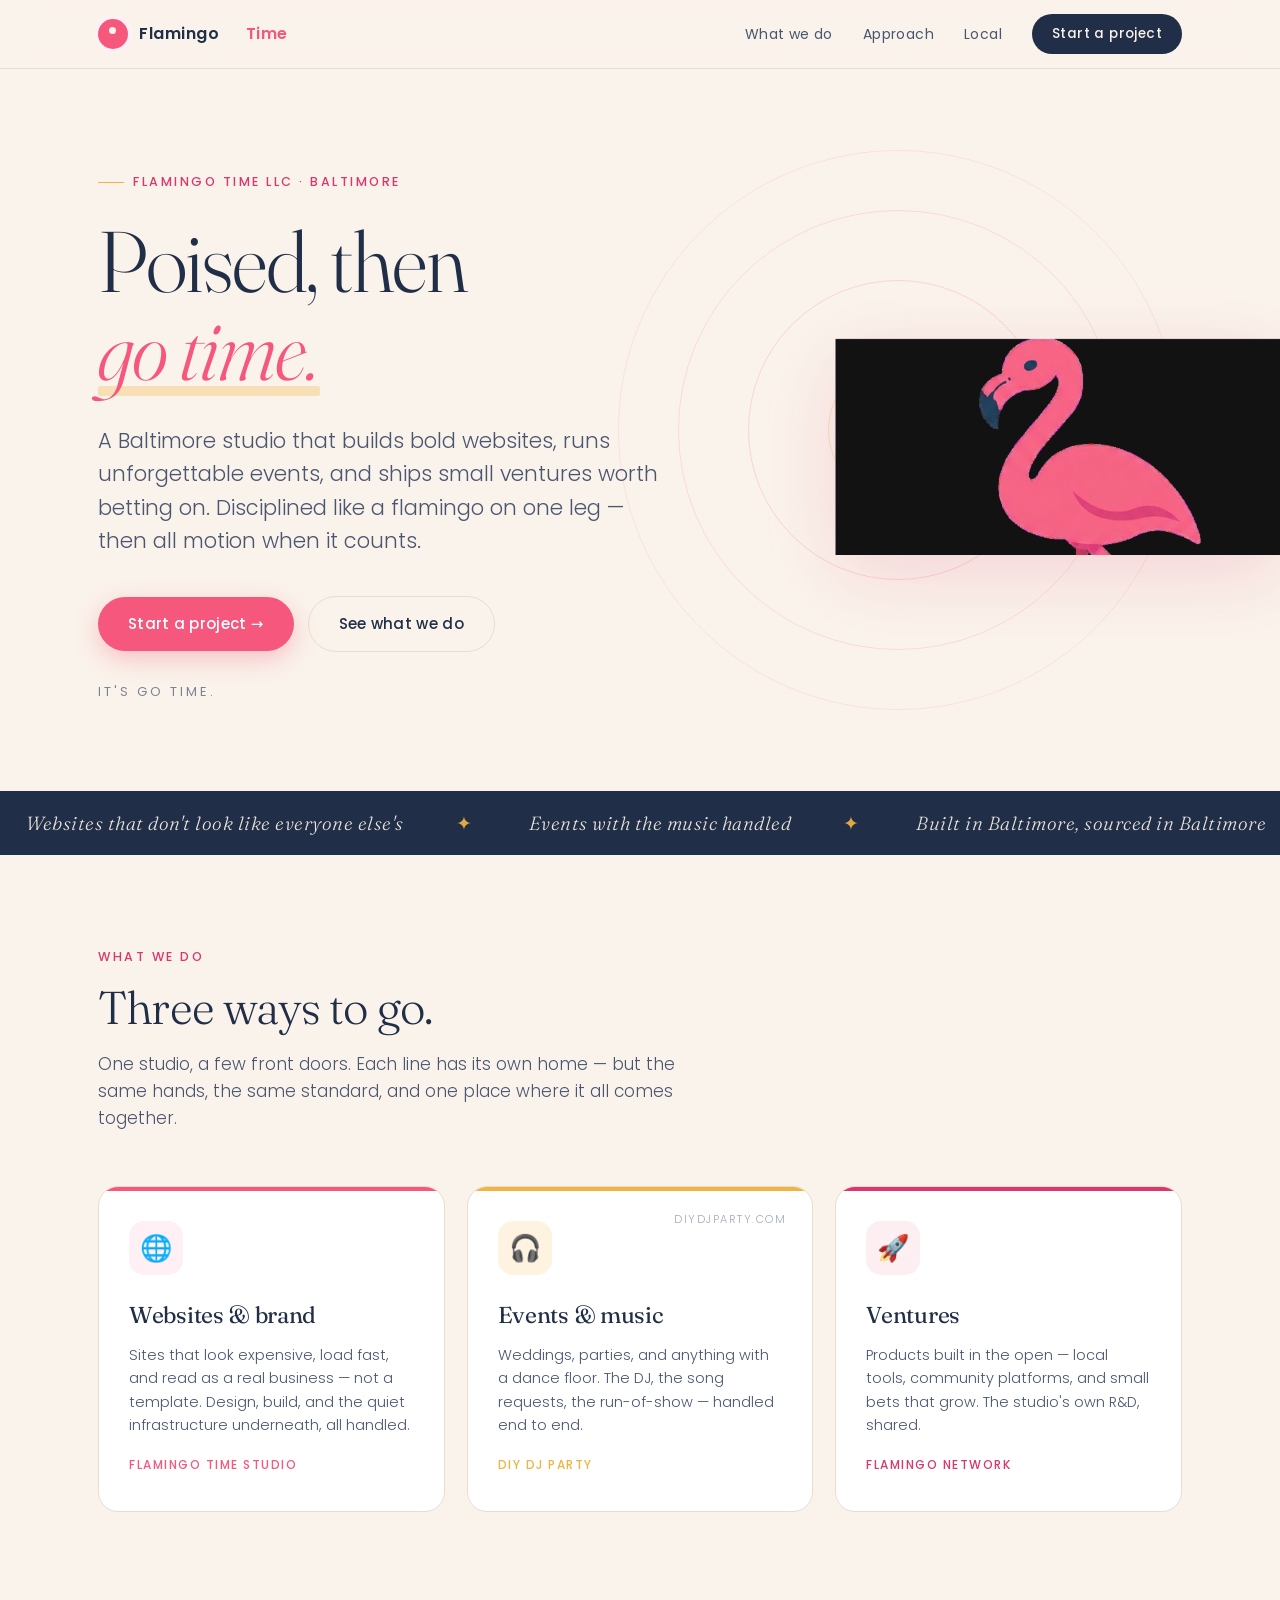
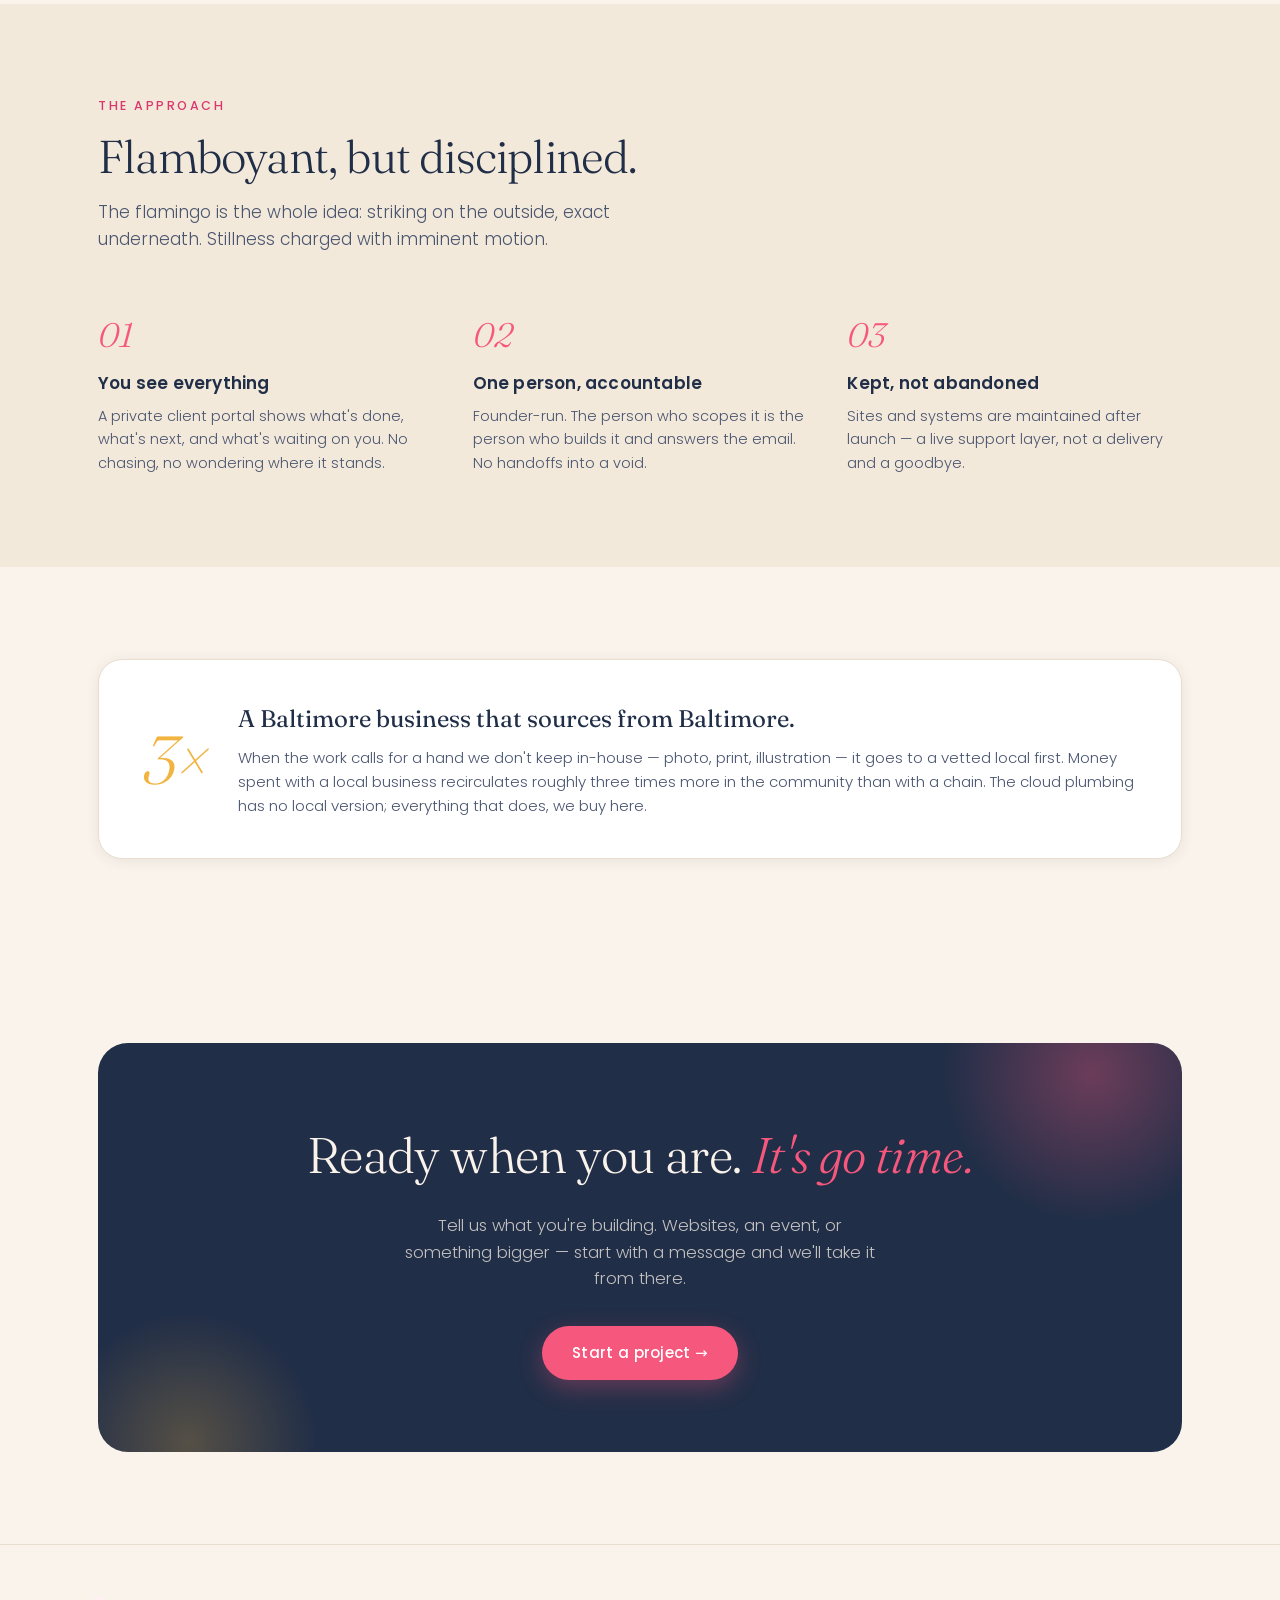
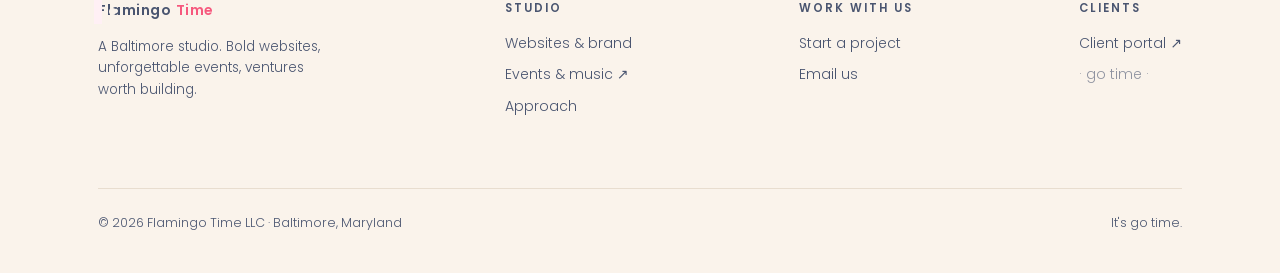
<file: index.html>
<!DOCTYPE html>
<html lang="en">
<head>
<meta charset="utf-8">
<meta name="viewport" content="width=device-width, initial-scale=1">
<title>Flamingo Time — It's go time.</title>
<meta name="description" content="Flamingo Time LLC — a Baltimore studio building bold websites, unforgettable events, and small ventures. Local-sourced, founder-run, ready to go.">
<meta property="og:title" content="Flamingo Time — It's go time.">
<meta property="og:description" content="A Baltimore studio: bold websites, unforgettable events, and ventures worth building. Local-sourced, founder-run.">
<meta property="og:type" content="website">
<meta property="og:url" content="https://flamingotimellc.com/">
<link rel="icon" href="/assets/icons/favicon-32x32.png" sizes="32x32">
<link rel="apple-touch-icon" href="/assets/icons/apple-touch-icon.png">
<link rel="preconnect" href="https://fonts.googleapis.com">
<link rel="preconnect" href="https://fonts.gstatic.com" crossorigin>
<link href="https://fonts.googleapis.com/css2?family=Poppins:wght@200;300;400;500;600&family=Fraunces:opsz,wght@9..144,300;9..144,400;9..144,500&display=swap" rel="stylesheet">
<style>
  :root{
    color-scheme: light;
    /* Go-Time Modernism — exact Flamingo Time brand palette */
    --flamingo:#f6587d;   /* flamingo body / the "GO" */
    --rose:#d9376e;       /* deep rose */
    --ink:#212e47;        /* navy ink — wordmark, dark text */
    --ink-soft:#4a5570;
    --gold:#f2b441;       /* the single "go" accent — knot, arrow, clock */
    --cream:#faf3eb;      /* warm cream ground */
    --cream-deep:#f3e9da;
    --soft-pink:#fff0f5;
    --white:#ffffff;
    --line:#e8ddcf;
    --sans:'Poppins',ui-rounded,system-ui,sans-serif;
    --serif:'Fraunces',Georgia,serif;
    --shadow:0 10px 40px rgba(33,46,71,.10);
    --shadow-sm:0 2px 14px rgba(33,46,71,.08);
  }
  *{box-sizing:border-box;margin:0;padding:0}
  html{scroll-behavior:smooth}
  body{font-family:var(--sans);font-weight:300;color:var(--ink);background:var(--cream);
    -webkit-font-smoothing:antialiased;line-height:1.6;overflow-x:hidden}
  a{color:inherit;text-decoration:none}
  .wrap{max-width:1140px;margin:0 auto;padding:0 28px}

  /* ---------- nav ---------- */
  nav{position:sticky;top:0;z-index:50;background:rgba(250,243,235,.82);backdrop-filter:blur(14px);
    border-bottom:1px solid var(--line)}
  nav .wrap{display:flex;align-items:center;justify-content:space-between;height:68px}
  .brand{display:flex;align-items:center;gap:11px;font-weight:500;letter-spacing:.5px;font-size:16px}
  .brand .dot{width:30px;height:30px;border-radius:50%;background:var(--flamingo);position:relative;flex:0 0 auto;
    box-shadow:0 0 0 4px var(--soft-pink)}
  .brand .dot::after{content:"";position:absolute;width:7px;height:7px;border-radius:50%;background:var(--cream);top:8px;left:11px}
  .brand b{font-weight:600}
  .brand span{color:var(--flamingo);font-weight:600}
  .navlinks{display:flex;gap:30px;align-items:center;font-size:14px;letter-spacing:.4px;font-weight:400}
  .navlinks a{color:var(--ink-soft);transition:color .2s}
  .navlinks a:hover{color:var(--flamingo)}
  .navcta{background:var(--ink);color:var(--cream)!important;padding:9px 20px;border-radius:999px;font-weight:500;font-size:13.5px;transition:transform .2s,background .2s}
  .navcta:hover{background:var(--flamingo);transform:translateY(-1px)}
  @media(max-width:760px){.navlinks a:not(.navcta){display:none}}

  /* ---------- hero ---------- */
  .hero{position:relative;padding:96px 0 88px;overflow:hidden}
  .hero .wrap{position:relative;z-index:2}
  .eyebrow{display:inline-flex;align-items:center;gap:9px;font-size:12.5px;letter-spacing:2.5px;text-transform:uppercase;
    color:var(--rose);font-weight:500;margin-bottom:26px}
  .eyebrow::before{content:"";width:26px;height:1.5px;background:var(--gold)}
  h1{font-family:var(--serif);font-weight:300;font-size:clamp(44px,7vw,86px);line-height:1.02;letter-spacing:-1.5px;color:var(--ink)}
  h1 .go{font-style:italic;color:var(--flamingo);position:relative;white-space:nowrap}
  h1 .go::after{content:"";position:absolute;left:0;right:-4px;bottom:6px;height:10px;background:var(--gold);opacity:.32;z-index:-1;border-radius:2px}
  .lede{font-size:clamp(17px,2.2vw,21px);color:var(--ink-soft);max-width:560px;margin:30px 0 38px;font-weight:300}
  .cta-row{display:flex;gap:14px;flex-wrap:wrap;align-items:center}
  .btn{display:inline-flex;align-items:center;gap:9px;padding:15px 30px;border-radius:999px;font-weight:500;font-size:15px;letter-spacing:.3px;
    transition:transform .2s,box-shadow .2s,background .2s;cursor:pointer;border:none}
  .btn-primary{background:var(--flamingo);color:var(--white);box-shadow:0 8px 24px rgba(246,88,125,.32)}
  .btn-primary:hover{transform:translateY(-2px);box-shadow:0 12px 30px rgba(246,88,125,.42)}
  .btn-ghost{background:transparent;color:var(--ink);border:1.5px solid var(--line)}
  .btn-ghost:hover{border-color:var(--ink);background:var(--white)}
  .tagline-mark{margin-top:30px;font-size:13px;letter-spacing:3px;text-transform:uppercase;color:var(--ink-soft);opacity:.7;font-weight:400}

  /* flamingo silhouette — big, calm, charged-with-motion */
  .hero-bird{position:absolute;right:-40px;top:50%;transform:translateY(-50%);width:min(46vw,520px);opacity:.92;z-index:1;
    filter:drop-shadow(0 20px 40px rgba(217,55,110,.18));pointer-events:none}
  @media(max-width:900px){.hero-bird{opacity:.10;right:-10%}}
  /* concentric "held breath" rings */
  .rings{position:absolute;right:8%;top:50%;transform:translateY(-50%);width:560px;height:560px;z-index:0;pointer-events:none}
  .rings span{position:absolute;inset:0;border:1.5px solid var(--flamingo);border-radius:50%;opacity:.12}
  .rings span:nth-child(2){inset:60px;opacity:.16}
  .rings span:nth-child(3){inset:130px;opacity:.20}
  .rings span:nth-child(4){inset:210px;border-color:var(--gold);opacity:.3}
  @media(max-width:900px){.rings{display:none}}

  /* ---------- marquee strip ---------- */
  .strip{background:var(--ink);color:var(--cream);padding:17px 0;overflow:hidden;white-space:nowrap}
  .strip .track{display:inline-block;animation:scroll 26s linear infinite;font-family:var(--serif);font-style:italic;font-size:19px;letter-spacing:.5px}
  .strip .track span{margin:0 26px;opacity:.92}
  .strip .track .star{color:var(--gold);font-style:normal}
  @keyframes scroll{from{transform:translateX(0)}to{transform:translateX(-50%)}}

  /* ---------- section scaffolding ---------- */
  section.block{padding:92px 0}
  .sec-head{max-width:620px;margin-bottom:54px}
  .sec-head .kick{font-size:12.5px;letter-spacing:2.5px;text-transform:uppercase;color:var(--rose);font-weight:500;margin-bottom:16px}
  .sec-head h2{font-family:var(--serif);font-weight:300;font-size:clamp(30px,4.4vw,46px);line-height:1.08;letter-spacing:-.8px;color:var(--ink)}
  .sec-head p{margin-top:18px;color:var(--ink-soft);font-size:17px}

  /* ---------- services ---------- */
  .svc-grid{display:grid;grid-template-columns:repeat(3,1fr);gap:22px}
  @media(max-width:860px){.svc-grid{grid-template-columns:1fr}}
  .svc{background:var(--white);border:1px solid var(--line);border-radius:20px;padding:34px 30px;transition:transform .25s,box-shadow .25s;position:relative;overflow:hidden}
  .svc:hover{transform:translateY(-6px);box-shadow:var(--shadow)}
  .svc::before{content:"";position:absolute;top:0;left:0;right:0;height:4px;background:var(--accent,var(--flamingo))}
  .svc .ic{width:54px;height:54px;border-radius:15px;display:grid;place-items:center;font-size:26px;margin-bottom:22px;
    background:var(--wash,var(--soft-pink))}
  .svc h3{font-family:var(--serif);font-weight:400;font-size:23px;margin-bottom:10px;letter-spacing:-.3px}
  .svc p{color:var(--ink-soft);font-size:14.5px;line-height:1.6}
  .svc .tag{display:inline-block;margin-top:18px;font-size:12px;letter-spacing:1.5px;text-transform:uppercase;color:var(--accent,var(--flamingo));font-weight:500}
  .svc .front{position:absolute;top:24px;right:26px;font-size:11px;letter-spacing:1.5px;text-transform:uppercase;color:var(--ink-soft);opacity:.5}

  /* ---------- approach / values ---------- */
  .values{background:var(--cream-deep)}
  .val-grid{display:grid;grid-template-columns:repeat(3,1fr);gap:40px}
  @media(max-width:760px){.val-grid{grid-template-columns:1fr;gap:28px}}
  .val .n{font-family:var(--serif);font-style:italic;font-size:34px;color:var(--flamingo);margin-bottom:8px}
  .val h4{font-size:17px;font-weight:600;margin-bottom:8px;letter-spacing:.2px}
  .val p{color:var(--ink-soft);font-size:14.5px}

  /* ---------- local badge ---------- */
  .local{display:flex;align-items:center;gap:30px;background:var(--white);border:1px solid var(--line);border-radius:24px;padding:40px 44px;flex-wrap:wrap;box-shadow:var(--shadow-sm)}
  .local .big{font-family:var(--serif);font-style:italic;font-size:clamp(40px,6vw,68px);color:var(--gold);line-height:1;flex:0 0 auto}
  .local .txt{flex:1;min-width:260px}
  .local .txt h3{font-family:var(--serif);font-weight:400;font-size:24px;margin-bottom:8px}
  .local .txt p{color:var(--ink-soft);font-size:15px}

  /* ---------- CTA band ---------- */
  .cta-band{background:var(--ink);color:var(--cream);border-radius:30px;padding:72px 56px;text-align:center;position:relative;overflow:hidden}
  .cta-band::before{content:"";position:absolute;width:300px;height:300px;border-radius:50%;background:radial-gradient(circle,rgba(246,88,125,.35),transparent 70%);top:-120px;right:-60px}
  .cta-band::after{content:"";position:absolute;width:260px;height:260px;border-radius:50%;background:radial-gradient(circle,rgba(242,180,65,.25),transparent 70%);bottom:-120px;left:-40px}
  .cta-band h2{font-family:var(--serif);font-weight:300;font-size:clamp(30px,4.6vw,50px);position:relative;letter-spacing:-.6px}
  .cta-band h2 em{font-style:italic;color:var(--flamingo)}
  .cta-band p{color:rgba(250,243,235,.74);margin:18px auto 34px;max-width:480px;position:relative;font-size:16.5px}
  .cta-band .btn-primary{position:relative}

  /* ---------- footer ---------- */
  footer{padding:54px 0 40px;border-top:1px solid var(--line)}
  footer .wrap{display:flex;justify-content:space-between;align-items:flex-start;gap:30px;flex-wrap:wrap}
  footer .col h5{font-size:11.5px;letter-spacing:2px;text-transform:uppercase;color:var(--ink-soft);margin-bottom:14px;font-weight:600}
  footer .col a{display:block;color:var(--ink-soft);font-size:14px;margin-bottom:9px;transition:color .2s}
  footer .col a:hover{color:var(--flamingo)}
  footer .legal{width:100%;margin-top:32px;padding-top:24px;border-top:1px solid var(--line);font-size:12.5px;color:var(--ink-soft);display:flex;justify-content:space-between;flex-wrap:wrap;gap:12px}
  .gotime-link{color:var(--ink-soft);opacity:.6;font-size:12px}
  .gotime-link:hover{color:var(--gold);opacity:1}

  .reveal{opacity:0;transform:translateY(24px);transition:opacity .7s ease,transform .7s ease}
  .reveal.in{opacity:1;transform:none}
</style>
</head>
<body>

<nav>
  <div class="wrap">
    <a class="brand" href="/"><span class="dot"></span> <b>Flamingo</b>&nbsp;<span>Time</span></a>
    <div class="navlinks">
      <a href="#what">What we do</a>
      <a href="#approach">Approach</a>
      <a href="#local">Local</a>
      <a class="navcta" href="#start">Start a project</a>
    </div>
  </div>
</nav>

<!-- HERO -->
<header class="hero">
  <div class="rings"><span></span><span></span><span></span><span></span></div>
  <img class="hero-bird" src="/assets/flamingo.png" alt="">
  <div class="wrap">
    <div class="eyebrow">Flamingo Time LLC · Baltimore</div>
    <h1>Poised, then<br><span class="go">go time.</span></h1>
    <p class="lede">A Baltimore studio that builds bold websites, runs unforgettable events, and ships small ventures worth betting on. Disciplined like a flamingo on one leg — then all motion when it counts.</p>
    <div class="cta-row">
      <a class="btn btn-primary" href="#start">Start a project →</a>
      <a class="btn btn-ghost" href="#what">See what we do</a>
    </div>
    <div class="tagline-mark">It's go time.</div>
  </div>
</header>

<!-- MARQUEE -->
<div class="strip" aria-hidden="true">
  <div class="track">
    <span>Websites that don't look like everyone else's</span><span class="star">✦</span>
    <span>Events with the music handled</span><span class="star">✦</span>
    <span>Built in Baltimore, sourced in Baltimore</span><span class="star">✦</span>
    <span>Founder-run, founder-answered</span><span class="star">✦</span>
    <span>Websites that don't look like everyone else's</span><span class="star">✦</span>
    <span>Events with the music handled</span><span class="star">✦</span>
    <span>Built in Baltimore, sourced in Baltimore</span><span class="star">✦</span>
    <span>Founder-run, founder-answered</span><span class="star">✦</span>
  </div>
</div>

<!-- WHAT WE DO -->
<section class="block" id="what">
  <div class="wrap">
    <div class="sec-head reveal">
      <div class="kick">What we do</div>
      <h2>Three ways to go.</h2>
      <p>One studio, a few front doors. Each line has its own home — but the same hands, the same standard, and one place where it all comes together.</p>
    </div>
    <div class="svc-grid">
      <div class="svc reveal" style="--accent:var(--flamingo);--wash:var(--soft-pink)">
        <div class="ic">🌐</div>
        <h3>Websites &amp; brand</h3>
        <p>Sites that look expensive, load fast, and read as a real business — not a template. Design, build, and the quiet infrastructure underneath, all handled.</p>
        <span class="tag">Flamingo Time Studio</span>
      </div>
      <div class="svc reveal" style="--accent:var(--gold);--wash:#fdf3e0">
        <div class="ic">🎧</div>
        <h3>Events &amp; music</h3>
        <p>Weddings, parties, and anything with a dance floor. The DJ, the song requests, the run-of-show — handled end to end.</p>
        <span class="front">diydjparty.com</span>
        <span class="tag">DIY DJ Party</span>
      </div>
      <div class="svc reveal" style="--accent:var(--rose);--wash:#fdeef2">
        <div class="ic">🚀</div>
        <h3>Ventures</h3>
        <p>Products built in the open — local tools, community platforms, and small bets that grow. The studio's own R&amp;D, shared.</p>
        <span class="tag">Flamingo Network</span>
      </div>
    </div>
  </div>
</section>

<!-- APPROACH -->
<section class="block values" id="approach">
  <div class="wrap">
    <div class="sec-head reveal">
      <div class="kick">The approach</div>
      <h2>Flamboyant, but&nbsp;disciplined.</h2>
      <p>The flamingo is the whole idea: striking on the outside, exact underneath. Stillness charged with imminent motion.</p>
    </div>
    <div class="val-grid">
      <div class="val reveal">
        <div class="n">01</div>
        <h4>You see everything</h4>
        <p>A private client portal shows what's done, what's next, and what's waiting on you. No chasing, no wondering where it stands.</p>
      </div>
      <div class="val reveal">
        <div class="n">02</div>
        <h4>One person, accountable</h4>
        <p>Founder-run. The person who scopes it is the person who builds it and answers the email. No handoffs into a void.</p>
      </div>
      <div class="val reveal">
        <div class="n">03</div>
        <h4>Kept, not abandoned</h4>
        <p>Sites and systems are maintained after launch — a live support layer, not a delivery and a goodbye.</p>
      </div>
    </div>
  </div>
</section>

<!-- LOCAL -->
<section class="block" id="local">
  <div class="wrap reveal">
    <div class="local">
      <div class="big">3×</div>
      <div class="txt">
        <h3>A Baltimore business that sources from Baltimore.</h3>
        <p>When the work calls for a hand we don't keep in-house — photo, print, illustration — it goes to a vetted local first. Money spent with a local business recirculates roughly three times more in the community than with a chain. The cloud plumbing has no local version; everything that does, we buy here.</p>
      </div>
    </div>
  </div>
</section>

<!-- CTA -->
<section class="block" id="start">
  <div class="wrap reveal">
    <div class="cta-band">
      <h2>Ready when you are. <em>It's go time.</em></h2>
      <p>Tell us what you're building. Websites, an event, or something bigger — start with a message and we'll take it from there.</p>
      <a class="btn btn-primary" href="mailto:yongsnewemail@gmail.com?subject=Project%20inquiry%20%E2%80%94%20Flamingo%20Time">Start a project →</a>
    </div>
  </div>
</section>

<!-- FOOTER -->
<footer>
  <div class="wrap">
    <div class="col">
      <a class="brand" href="/" style="margin-bottom:14px"><span class="dot"></span> <b>Flamingo</b>&nbsp;<span style="color:var(--flamingo)">Time</span></a>
      <p style="color:var(--ink-soft);font-size:13.5px;max-width:240px">A Baltimore studio. Bold websites, unforgettable events, ventures worth building.</p>
    </div>
    <div class="col">
      <h5>Studio</h5>
      <a href="#what">Websites &amp; brand</a>
      <a href="https://diydjparty.com">Events &amp; music ↗</a>
      <a href="#approach">Approach</a>
    </div>
    <div class="col">
      <h5>Work with us</h5>
      <a href="#start">Start a project</a>
      <a href="mailto:yongsnewemail@gmail.com">Email us</a>
    </div>
    <div class="col">
      <h5>Clients</h5>
      <a href="https://portal.flamingotimellc.com">Client portal ↗</a>
      <a href="/gotime" class="gotime-link">· go time ·</a>
    </div>
    <div class="legal">
      <span>© 2026 Flamingo Time LLC · Baltimore, Maryland</span>
      <span>It's go time.</span>
    </div>
  </div>
</footer>

<script>
  // gentle reveal on scroll
  const io=new IntersectionObserver((es)=>{es.forEach(e=>{if(e.isIntersecting){e.target.classList.add('in');io.unobserve(e.target);}})},{threshold:.12});
  document.querySelectorAll('.reveal').forEach(el=>io.observe(el));
</script>
</body>
</html>
</file>
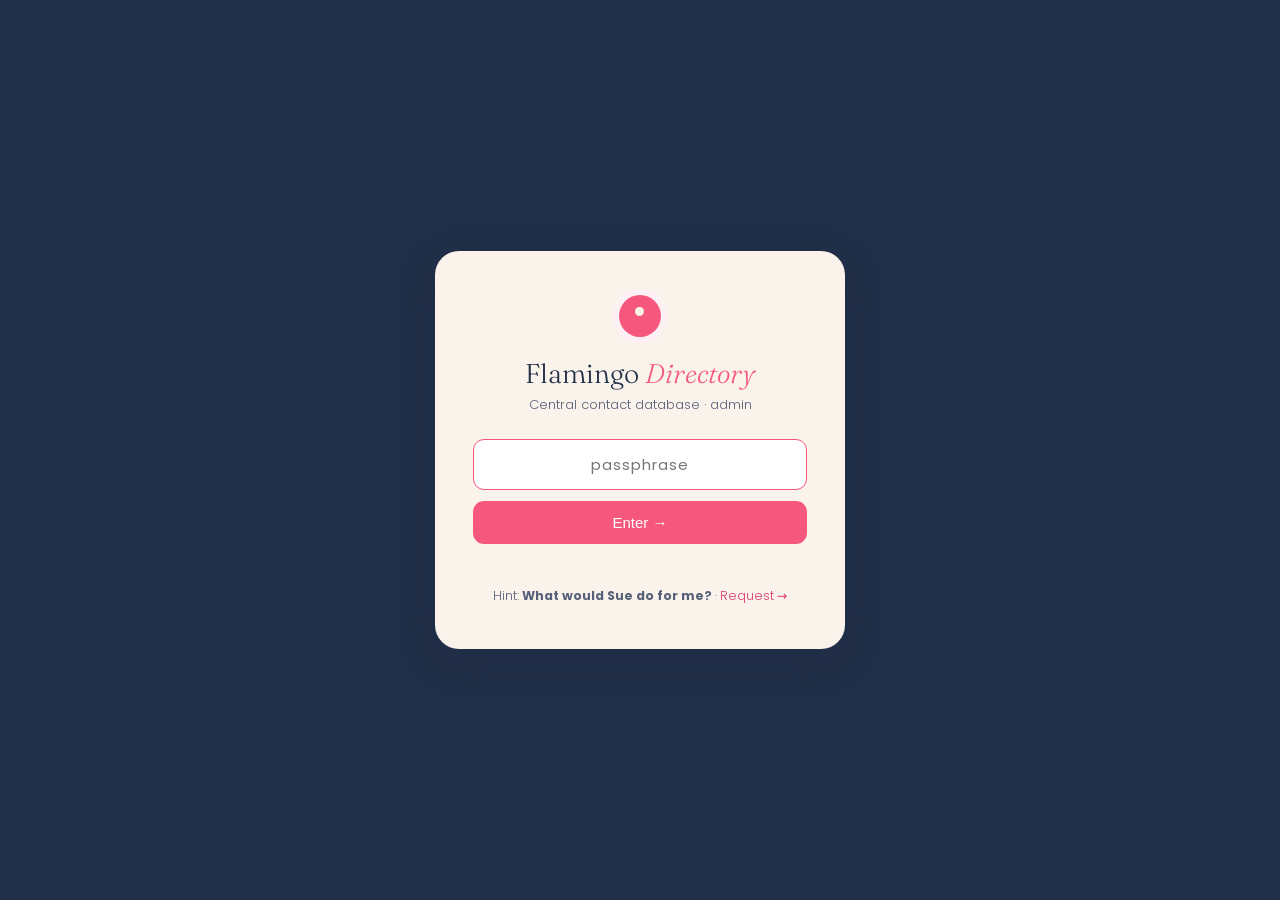
<file: directory/index.html>
<!DOCTYPE html>
<html lang="en">
<head>
<meta charset="utf-8">
<meta name="viewport" content="width=device-width, initial-scale=1">
<meta name="robots" content="noindex,nofollow">
<title>Directory — Flamingo Time</title>
<link rel="icon" href="/assets/icons/favicon-32x32.png" sizes="32x32">
<link href="https://fonts.googleapis.com/css2?family=Poppins:wght@300;400;500;600&family=Fraunces:opsz,wght@9..144,300;9..144,400;9..144,500&display=swap" rel="stylesheet">
<style>
  :root{
    color-scheme:light;
    --flamingo:#f6587d;--rose:#d9376e;--gold:#f2b441;--ink:#212e47;--ink-soft:#566079;
    --paper:#faf3eb;--card:#fff;--line:#e8ddcf;--line-soft:#f1e8da;--chip:#f4ece0;
    --ok:#1d9d6f;--ok-wash:#e7f7ef;--warn:#d4922a;--warn-wash:#fdf1e3;--alert:#d23a3a;--alert-wash:#fdecec;
    --blue:#2b6cb0;--blue-wash:#ebf3fb;--violet:#7a5cff;--violet-wash:#f1edff;
    --shadow:0 2px 14px rgba(33,46,71,.08);--shadow-lg:0 12px 40px rgba(33,46,71,.16);
    --sans:'Poppins',ui-rounded,system-ui,sans-serif;--serif:'Fraunces',Georgia,serif;
  }
  *{box-sizing:border-box;margin:0;padding:0}
  body{font-family:var(--sans);font-weight:300;background:var(--paper);color:var(--ink);-webkit-font-smoothing:antialiased;font-size:14px}
  a{color:var(--rose);text-decoration:none}

  /* gate */
  #gate{position:fixed;inset:0;z-index:1000;background:var(--ink);display:grid;place-items:center;padding:24px}
  #gate .card{background:var(--paper);border-radius:24px;padding:44px 38px;max-width:410px;width:100%;text-align:center;box-shadow:var(--shadow-lg)}
  #gate .dot{width:42px;height:42px;border-radius:50%;background:var(--flamingo);margin:0 auto 20px;position:relative;box-shadow:0 0 0 6px #fff0f5}
  #gate .dot::after{content:"";position:absolute;width:9px;height:9px;border-radius:50%;background:var(--paper);top:12px;left:16px}
  #gate h1{font-family:var(--serif);font-weight:300;font-size:27px;margin-bottom:5px}
  #gate h1 em{font-style:italic;color:var(--flamingo)}
  #gate .sub{color:var(--ink-soft);font-size:13px;margin-bottom:24px}
  #gate input{width:100%;padding:13px 15px;border:1.5px solid var(--line);border-radius:11px;font-family:var(--sans);font-size:15px;text-align:center;letter-spacing:1px}
  #gate input:focus{outline:none;border-color:var(--flamingo)}
  #gate button{width:100%;margin-top:11px;padding:13px;border:none;border-radius:11px;background:var(--flamingo);color:#fff;font-weight:500;font-size:15px;cursor:pointer}
  #gate .hint{margin-top:18px;font-size:12.5px;color:var(--ink-soft)}
  #gate .err{color:var(--alert);font-size:13px;margin-top:10px;min-height:15px}

  #app{display:none}
  header.top{position:sticky;top:0;z-index:30;background:rgba(250,243,235,.92);backdrop-filter:blur(12px);border-bottom:1px solid var(--line);padding:14px 22px}
  .top .row1{display:flex;align-items:center;justify-content:space-between;gap:14px;flex-wrap:wrap}
  .brand{display:flex;align-items:center;gap:10px;font-weight:500;font-size:15px}
  .brand .dot{width:28px;height:28px;border-radius:50%;background:var(--flamingo);position:relative;box-shadow:0 0 0 4px #fff0f5}
  .brand .dot::after{content:"";position:absolute;width:7px;height:7px;border-radius:50%;background:var(--paper);top:7px;left:10px}
  .brand b{font-family:var(--serif);font-weight:400} .brand .t{font-size:11px;color:var(--ink-soft);font-weight:400}
  .topbtns{display:flex;gap:8px;flex-wrap:wrap}
  .tbtn{font-size:12.5px;font-weight:500;padding:8px 13px;border-radius:999px;border:1.5px solid var(--line);background:#fff;color:var(--ink);cursor:pointer;font-family:var(--sans);text-decoration:none}
  .tbtn:hover{border-color:var(--flamingo);color:var(--flamingo)}
  .tbtn.solid{background:var(--ink);color:var(--paper);border-color:var(--ink)}

  .controls{display:flex;gap:10px;align-items:center;flex-wrap:wrap;margin-top:12px}
  .search{flex:1;min-width:200px;position:relative}
  .search input{width:100%;padding:10px 14px 10px 34px;border:1.5px solid var(--line);border-radius:10px;font-family:var(--sans);font-size:14px;background:#fff}
  .search input:focus{outline:none;border-color:var(--flamingo)}
  .search::before{content:"🔍";position:absolute;left:11px;top:9px;font-size:13px;opacity:.5}
  select.filter{padding:9px 12px;border:1.5px solid var(--line);border-radius:10px;font-family:var(--sans);font-size:13px;background:#fff;color:var(--ink);cursor:pointer}
  .freshness{font-size:11.5px;color:var(--ink-soft);display:inline-flex;align-items:center;gap:6px}
  .freshness .d{width:8px;height:8px;border-radius:50%;background:var(--ok)}
  .freshness.snap .d{background:var(--warn)}

  .wrap{padding:18px 22px 70px;max-width:1280px;margin:0 auto}
  .stats{display:flex;gap:10px;flex-wrap:wrap;margin-bottom:14px}
  .stat{background:#fff;border:1px solid var(--line);border-radius:12px;padding:8px 14px;font-size:12.5px}
  .stat b{font-family:var(--serif);font-size:17px;font-weight:400;margin-right:5px}

  /* bulk bar */
  .bulkbar{display:none;align-items:center;gap:10px;background:var(--violet-wash);border:1px solid #d9cffb;border-radius:12px;padding:10px 15px;margin-bottom:12px;flex-wrap:wrap;font-size:13px;color:var(--violet)}
  .bulkbar.show{display:flex}
  .bulkbar input,.bulkbar select{padding:7px 10px;border:1px solid var(--line);border-radius:8px;font-family:var(--sans);font-size:12.5px;background:#fff;color:var(--ink)}
  .bulkbar button{font-size:12px;font-weight:500;padding:7px 12px;border-radius:8px;border:none;cursor:pointer;background:var(--violet);color:#fff;font-family:var(--sans)}
  .bulkbar button.ghost{background:#fff;color:var(--violet);border:1px solid var(--violet)}

  /* table */
  .tablewrap{background:#fff;border:1px solid var(--line);border-radius:14px;box-shadow:var(--shadow);overflow:auto}
  table{width:100%;border-collapse:collapse;font-size:13px}
  thead th{position:sticky;top:0;background:var(--chip);text-align:left;padding:10px 12px;font-weight:500;font-size:11.5px;letter-spacing:.4px;text-transform:uppercase;color:var(--ink-soft);cursor:pointer;white-space:nowrap;border-bottom:1px solid var(--line)}
  thead th:hover{color:var(--flamingo)}
  thead th .ar{opacity:.5;font-size:10px}
  tbody td{padding:10px 12px;border-bottom:1px solid var(--line-soft);vertical-align:middle}
  tbody tr:hover{background:var(--paper)}
  tbody tr.sel{background:var(--violet-wash)}
  .nm{font-weight:500} .nm .biz{font-weight:300;color:var(--ink-soft);font-size:12px}
  .typ{font-size:11px;font-weight:500;padding:2px 9px;border-radius:999px;white-space:nowrap}
  .typ.Client{background:var(--ok-wash);color:#1d6f4a}.typ.Prospect{background:var(--warn-wash);color:var(--warn)}
  .typ.Lead{background:var(--warn-wash);color:var(--warn)}.typ.Vendor{background:var(--blue-wash);color:var(--blue)}
  .typ.Collaborator{background:var(--violet-wash);color:var(--violet)}.typ.Colleague{background:var(--chip);color:var(--ink-soft)}
  .typ.Connection{background:var(--chip);color:var(--ink-soft)}.typ.Personal{background:#f0f0f0;color:#888}
  .tg{display:inline-block;font-size:10.5px;background:var(--chip);color:var(--ink-soft);padding:1px 7px;border-radius:999px;margin:1px 2px 1px 0}
  .chan{font-size:11px;color:var(--ink-soft)}
  .rowbtn{font-size:11px;font-weight:500;padding:4px 9px;border-radius:7px;border:1px solid var(--line);background:#fff;color:var(--ink);cursor:pointer;font-family:var(--sans)}
  .rowbtn:hover{border-color:var(--flamingo);color:var(--flamingo)}
  td.chk{width:34px;text-align:center} input[type=checkbox]{width:16px;height:16px;cursor:pointer;accent-color:var(--flamingo)}
  .empty{padding:40px;text-align:center;color:var(--ink-soft)}

  /* event modal */
  #evModal{display:none;position:fixed;inset:0;z-index:200;background:rgba(33,46,71,.5);place-items:center;padding:24px}
  #evModal.show{display:grid}
  #evModal .box{background:var(--paper);border-radius:20px;padding:30px;max-width:460px;width:100%;box-shadow:var(--shadow-lg)}
  #evModal h3{font-family:var(--serif);font-weight:400;font-size:21px;margin-bottom:6px}
  #evModal p{font-size:13px;color:var(--ink-soft);margin-bottom:18px}
  #evModal label{display:block;font-size:12px;font-weight:500;margin:12px 0 5px;color:var(--ink-soft)}
  #evModal input,#evModal select{width:100%;padding:10px 12px;border:1.5px solid var(--line);border-radius:10px;font-family:var(--sans);font-size:14px;background:#fff}
  #evModal .acts{display:flex;gap:10px;margin-top:20px}
  #evModal button{flex:1;padding:11px;border:none;border-radius:10px;font-weight:500;cursor:pointer;font-family:var(--sans)}
  #evModal .go{background:var(--flamingo);color:#fff} #evModal .cancel{background:#fff;border:1px solid var(--line);color:var(--ink-soft)}
  .toast{position:fixed;bottom:20px;left:50%;transform:translateX(-50%);background:var(--ink);color:var(--paper);padding:11px 20px;border-radius:999px;font-size:13px;z-index:300;opacity:0;transition:opacity .3s;box-shadow:var(--shadow-lg)}
  .toast.show{opacity:1}
  .demo-note{background:var(--warn-wash);border:1px solid #f0d3a8;color:#9a5b16;font-size:12.5px;padding:9px 13px;border-radius:10px;margin-bottom:12px}
</style>
</head>
<body>

<div id="gate">
  <div class="card">
    <div class="dot"></div>
    <h1>Flamingo <em>Directory</em></h1>
    <div class="sub">Central contact database · admin</div>
    <input id="pw" type="password" placeholder="passphrase" autofocus>
    <button id="enter">Enter →</button>
    <div class="err" id="gerr"></div>
    <div class="hint">Hint: <b>What would Sue do for me?</b> · <a href="mailto:yongsnewemail@gmail.com?subject=Directory%20access">Request →</a></div>
  </div>
</div>

<div id="app">
  <header class="top">
    <div class="row1">
      <div class="brand"><span class="dot"></span> <div><b>Flamingo</b> Directory<div class="t">central contacts · vendors · clients · network</div></div></div>
      <div class="topbtns">
        <span class="freshness" id="fresh"><span class="d"></span><span id="freshtxt">…</span></span>
        <a class="tbtn" href="/gotime/">← Command center</a>
        <button class="tbtn solid" id="addBtn">+ Add contact</button>
      </div>
    </div>
    <div class="controls">
      <div class="search"><input id="q" placeholder="Search name, business, email, phone, tag…"></div>
      <select class="filter" id="fType"><option value="">All types</option></select>
      <select class="filter" id="fTag"><option value="">All tags</option></select>
      <select class="filter" id="fChan"><option value="">Any channel</option><option value="email">Has email</option><option value="sms">Has phone/SMS</option></select>
      <select class="filter" id="fArch"><option value="active">Active</option><option value="all">Incl. archived</option></select>
    </div>
  </header>

  <div class="wrap">
    <div class="demo-note" id="demoNote" style="display:none">✦ Showing a sample — sign in at the command center (admin) so this page can read the live 475-contact database.</div>
    <div class="stats" id="stats"></div>

    <div class="bulkbar" id="bulkbar">
      <span id="selCount">0 selected</span>
      <input id="bulkTag" placeholder="tag to add/remove">
      <button id="bulkAddTag">+ Tag</button>
      <button class="ghost" id="bulkRemTag">− Tag</button>
      <select id="bulkRole"><option value="">role…</option><option>client</option><option>vendor</option><option>dj</option><option>photographer</option><option>planner</option><option>guest</option><option>staff</option><option>poc</option><option>other</option></select>
      <input id="bulkEvent" placeholder="event ref (slug)">
      <button id="bulkLink">→ Add to event</button>
      <button class="ghost" id="clearSel">Clear</button>
    </div>

    <div class="tablewrap">
      <table>
        <thead><tr>
          <th class="chk"><input type="checkbox" id="selAll"></th>
          <th data-sort="name">Name <span class="ar">↕</span></th>
          <th data-sort="type">Type <span class="ar">↕</span></th>
          <th data-sort="business">Business <span class="ar">↕</span></th>
          <th>Tags</th>
          <th>Channels</th>
          <th data-sort="last_contact">Last contact <span class="ar">↕</span></th>
          <th></th>
        </tr></thead>
        <tbody id="rows"><tr><td colspan="8" class="empty">Loading…</td></tr></tbody>
      </table>
    </div>
  </div>
</div>

<div id="evModal"><div class="box">
  <h3>Add to event</h3>
  <p id="evWho"></p>
  <label>Event reference (slug)</label>
  <input id="evRef" placeholder="e.g. sarah-mike-wedding">
  <label>Role</label>
  <select id="evRole"><option>client</option><option>vendor</option><option>dj</option><option>photographer</option><option>planner</option><option selected>guest</option><option>staff</option><option>poc</option><option>other</option></select>
  <label>Role detail (optional)</label>
  <input id="evDetail" placeholder="e.g. Lead photographer">
  <div class="acts"><button class="cancel" id="evCancel">Cancel</button><button class="go" id="evGo">Add →</button></div>
</div></div>

<div class="toast" id="toast"></div>

<script>
/* ---- gate ---- */
const PW_HASH="04c656a456c92c75d48098ba0cc7d6d6842f147026f2549ebb58e1d17752adac";
async function sha256(s){const b=await crypto.subtle.digest("SHA-256",new TextEncoder().encode(s));return[...new Uint8Array(b)].map(x=>x.toString(16).padStart(2,"0")).join("");}
async function tryEnter(){if(await sha256(document.getElementById("pw").value)===PW_HASH){sessionStorage.setItem("ft_dir_ok","1");open_();}else document.getElementById("gerr").textContent="Think: what would Sue do?";}
function open_(){document.getElementById("gate").style.display="none";document.getElementById("app").style.display="block";boot();}
document.getElementById("enter").onclick=tryEnter;
document.getElementById("pw").addEventListener("keydown",e=>{if(e.key==="Enter")tryEnter();});
if(sessionStorage.getItem("ft_dir_ok")==="1")window.addEventListener("DOMContentLoaded",open_);

/* ---- data ---- */
const API="https://yongtaing.com";
let ALL=[], LIVE=false, sortKey="name", sortDir=1, selected=new Set();
const SNAP=[
  {id:"d1",name:"Steve Kaiser",type:"Vendor",business:"Kaiser Associates PR",email:"steve@kaiserassociatespr.com",phone:"(410) 555-0143",tags:["vendor","pr","local-vendor"],vectors:["Events industry"],channels:["email","call"],last_contact:"2026-06-10"},
  {id:"d2",name:"Papi's Tacos",type:"Connection",business:"Papi's Tacos (Fells Point)",email:"",phone:"(410) 555-0182",tags:["local-venue","events","catering"],vectors:["Local businesses (Baltimore)"],channels:["call"],last_contact:null},
  {id:"d3",name:"James Medows",type:"Client",business:"Law Office of James Medows",email:"jamesmedows@gmail.com",phone:"(917) 856-1247",tags:["active-deal","web-design"],vectors:["Web Design clients"],channels:["email","sms"],last_contact:"2026-06-04"},
  {id:"d4",name:"Baroody Vineyards",type:"Prospect",business:"Baroody Vineyards",email:"",phone:"(540) 555-0117",tags:["local-venue","warm-lead","events"],vectors:["Local venues"],channels:["call"],last_contact:null},
  {id:"d5",name:"NEOM Studios",type:"Collaborator",business:"NEOM Studios",email:"hello@neomstudios.com",phone:"",tags:["creative","web-platform"],vectors:["Creative talent"],channels:["email"],last_contact:"2026-05-20"},
];

function esc(s){return(s==null?"":String(s)).replace(/[&<>"]/g,c=>({"&":"&amp;","<":"&lt;",">":"&gt;",'"':"&quot;"}[c]));}
function toast(m){const t=document.getElementById("toast");t.textContent=m;t.classList.add("show");setTimeout(()=>t.classList.remove("show"),2200);}

async function boot(){
  try{
    const r=await fetch(API+"/api/crm",{credentials:"include",cache:"no-store"});
    if(!r.ok)throw 0;
    ALL=(await r.json()).contacts||[]; LIVE=true;
    document.getElementById("freshtxt").textContent="Live · "+ALL.length+" contacts";
    document.getElementById("fresh").classList.remove("snap");
  }catch(e){
    ALL=SNAP; LIVE=false;
    document.getElementById("freshtxt").textContent="Snapshot (sign in for live)";
    document.getElementById("fresh").classList.add("snap");
    document.getElementById("demoNote").style.display="block";
  }
  buildFilters(); paint();
}

function buildFilters(){
  const types=[...new Set(ALL.map(c=>c.type).filter(Boolean))].sort();
  document.getElementById("fType").innerHTML='<option value="">All types ('+ALL.length+')</option>'+types.map(t=>`<option>${esc(t)}</option>`).join("");
  const tagCount={}; ALL.forEach(c=>(c.tags||[]).forEach(t=>tagCount[t]=(tagCount[t]||0)+1));
  const tags=Object.entries(tagCount).sort((a,b)=>b[1]-a[1]).slice(0,60);
  document.getElementById("fTag").innerHTML='<option value="">All tags</option>'+tags.map(([t,n])=>`<option value="${esc(t)}">${esc(t)} (${n})</option>`).join("");
}

function filtered(){
  const q=document.getElementById("q").value.toLowerCase().trim();
  const ty=document.getElementById("fType").value, tg=document.getElementById("fTag").value;
  const ch=document.getElementById("fChan").value, ar=document.getElementById("fArch").value;
  let list=ALL.filter(c=>{
    if(ar==="active"&&c.archived)return false;
    if(ty&&c.type!==ty)return false;
    if(tg&&!(c.tags||[]).includes(tg))return false;
    if(ch==="email"&&!(c.email&&c.email.trim()))return false;
    if(ch==="sms"&&!(c.phone&&c.phone.trim()))return false;
    if(q){const hay=[c.name,c.business,c.email,c.phone,(c.tags||[]).join(" "),(c.vectors||[]).join(" "),c.context].join(" ").toLowerCase();if(!hay.includes(q))return false;}
    return true;
  });
  list.sort((a,b)=>{let x=a[sortKey],y=b[sortKey];if(x==null)return 1;if(y==null)return -1;return String(x).localeCompare(String(y))*sortDir;});
  return list;
}

function paint(){
  const list=filtered();
  document.getElementById("stats").innerHTML=
    `<div class="stat"><b>${list.length}</b>shown</div>`+
    `<div class="stat"><b>${ALL.length}</b>total</div>`+
    `<div class="stat"><b>${ALL.filter(c=>c.type==="Client").length}</b>clients</div>`+
    `<div class="stat"><b>${ALL.filter(c=>(c.tags||[]).includes("vendor")||c.type==="Vendor").length}</b>vendors</div>`+
    `<div class="stat"><b>${ALL.filter(c=>c.email&&c.email.trim()).length}</b>emailable</div>`+
    `<div class="stat"><b>${ALL.filter(c=>c.phone&&c.phone.trim()).length}</b>textable</div>`;
  const rows=document.getElementById("rows");
  if(!list.length){rows.innerHTML='<tr><td colspan="8" class="empty">No contacts match.</td></tr>';return;}
  rows.innerHTML=list.map(c=>{
    const tags=(c.tags||[]).slice(0,4).map(t=>`<span class="tg">${esc(t)}</span>`).join("")+((c.tags||[]).length>4?`<span class="tg">+${c.tags.length-4}</span>`:"");
    const ch=[c.email&&c.email.trim()?"✉":"",c.phone&&c.phone.trim()?"📱":""].filter(Boolean).join(" ");
    return `<tr class="${selected.has(c.id)?'sel':''}" data-id="${esc(c.id)}">
      <td class="chk"><input type="checkbox" ${selected.has(c.id)?"checked":""} onchange="toggleSel('${esc(c.id)}')"></td>
      <td><div class="nm">${esc(c.name)}${c.title?` <span class="biz">· ${esc(c.title)}</span>`:""}</div></td>
      <td><span class="typ ${esc(c.type)}">${esc(c.type||"—")}</span></td>
      <td>${esc(c.business||"")}</td>
      <td>${tags||'<span style="color:#bbb">—</span>'}</td>
      <td class="chan">${ch||'<span style="color:#bbb">—</span>'}</td>
      <td>${c.last_contact?esc(c.last_contact):'<span style="color:#bbb">—</span>'}</td>
      <td><button class="rowbtn" onclick="openEvent('${esc(c.id)}')">→ Event</button></td>
    </tr>`;
  }).join("");
  updateBulk();
}

window.toggleSel=id=>{selected.has(id)?selected.delete(id):selected.add(id);paint();};
function updateBulk(){
  const bb=document.getElementById("bulkbar");
  bb.classList.toggle("show",selected.size>0);
  document.getElementById("selCount").textContent=selected.size+" selected";
}
document.getElementById("selAll").onchange=e=>{const l=filtered();if(e.target.checked)l.forEach(c=>selected.add(c.id));else selected.clear();paint();};
document.getElementById("clearSel").onclick=()=>{selected.clear();paint();};

["q","fType","fTag","fChan","fArch"].forEach(id=>document.getElementById(id).addEventListener("input",paint));
document.querySelectorAll("thead th[data-sort]").forEach(th=>th.onclick=()=>{const k=th.dataset.sort;if(sortKey===k)sortDir*=-1;else{sortKey=k;sortDir=1;}paint();});

/* bulk tag */
async function bulkTag(remove){
  const tag=document.getElementById("bulkTag").value.trim();
  if(!tag||!selected.size)return toast("Pick contacts + a tag");
  if(!LIVE)return toast("Sign in (live) to edit");
  try{const r=await fetch(API+"/api/crm",{method:"POST",credentials:"include",headers:{"Content-Type":"application/json"},body:JSON.stringify({action:"bulkTag",ids:[...selected],tag,remove})});if(!r.ok)throw 0;toast((remove?"Removed":"Added")+` tag "${tag}" on ${selected.size}`);boot();}catch(e){toast("Failed");}
}
document.getElementById("bulkAddTag").onclick=()=>bulkTag(false);
document.getElementById("bulkRemTag").onclick=()=>bulkTag(true);

/* bulk add-to-event */
document.getElementById("bulkLink").onclick=async()=>{
  const ev=document.getElementById("bulkEvent").value.trim(), role=document.getElementById("bulkRole").value||"guest";
  if(!ev||!selected.size)return toast("Pick contacts + an event ref");
  if(!LIVE)return toast("Sign in (live) to link");
  let n=0;
  for(const id of selected){try{const r=await fetch(API+"/api/crm",{method:"POST",credentials:"include",headers:{"Content-Type":"application/json"},body:JSON.stringify({action:"linkEvent",event_ref:ev,contact_id:id,role})});if(r.ok)n++;}catch(e){}}
  toast(`Added ${n} to "${ev}" as ${role}`);
};

/* single event modal */
let evContact=null;
window.openEvent=id=>{evContact=ALL.find(c=>c.id===id);document.getElementById("evWho").textContent=evContact?evContact.name+(evContact.business?" · "+evContact.business:""):"";document.getElementById("evModal").classList.add("show");};
document.getElementById("evCancel").onclick=()=>document.getElementById("evModal").classList.remove("show");
document.getElementById("evGo").onclick=async()=>{
  const ev=document.getElementById("evRef").value.trim(),role=document.getElementById("evRole").value,detail=document.getElementById("evDetail").value.trim();
  if(!ev)return toast("Event ref required");
  if(!LIVE)return toast("Sign in (live) to link");
  try{const r=await fetch(API+"/api/crm",{method:"POST",credentials:"include",headers:{"Content-Type":"application/json"},body:JSON.stringify({action:"linkEvent",event_ref:ev,contact_id:evContact.id,role,role_detail:detail})});if(!r.ok)throw 0;toast(`${evContact.name} → ${ev} (${role})`);document.getElementById("evModal").classList.remove("show");}catch(e){toast("Failed");}
};
document.getElementById("addBtn").onclick=()=>toast("Use the command center CRM panel to add — full add form coming to this page");
</script>
</body>
</html>
</file>
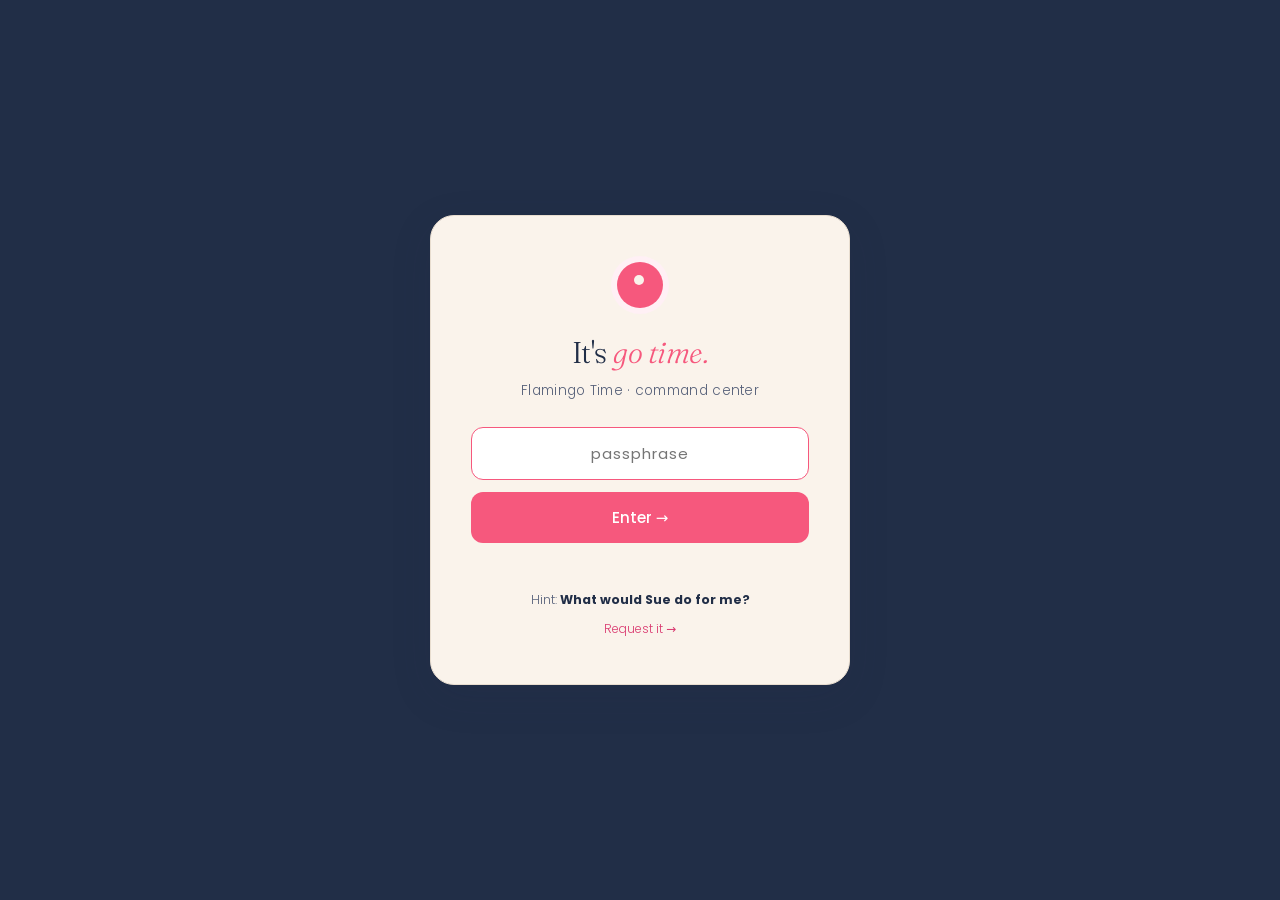
<file: gotime/index.html>
<!DOCTYPE html>
<html lang="en">
<head>
<meta charset="utf-8">
<meta name="viewport" content="width=device-width, initial-scale=1">
<meta name="robots" content="noindex,nofollow">
<title>go time · Flamingo Time command center</title>
<link rel="icon" href="/assets/icons/favicon-32x32.png" sizes="32x32">
<link href="https://fonts.googleapis.com/css2?family=Poppins:wght@300;400;500;600&family=Fraunces:opsz,wght@9..144,300;9..144,400;9..144,500&display=swap" rel="stylesheet">
<style>
  :root{
    color-scheme: light;
    --flamingo:#f6587d; --rose:#d9376e; --ink:#212e47; --ink-soft:#566079;
    --gold:#f2b441; --cream:#faf3eb; --cream-deep:#f3e9da; --soft-pink:#fff0f5; --white:#ffffff;
    --line:#e8ddcf; --line-soft:#f1e8da;
    --teal:#1d9d6f; --teal-wash:#e7f7ef; --amber:#d4922a; --amber-wash:#fdf1e3;
    --red:#d23a3a; --red-wash:#fdecec; --blue:#2b6cb0; --blue-wash:#ebf3fb; --violet:#7a5cff; --violet-wash:#f1edff;
    --chip:#f4ece0; --shadow:0 2px 14px rgba(33,46,71,.08); --shadow-lg:0 12px 40px rgba(33,46,71,.14);
    --radius:16px; --radius-sm:10px;
    --sans:'Poppins',ui-rounded,system-ui,sans-serif; --serif:'Fraunces',Georgia,serif;
  }
  *{box-sizing:border-box;margin:0;padding:0}
  body{font-family:var(--sans);font-weight:300;background:var(--cream);color:var(--ink);-webkit-font-smoothing:antialiased;line-height:1.5}
  a{color:var(--rose);text-decoration:none} a:hover{text-decoration:underline}

  /* ---------- GATE ---------- */
  #gate{position:fixed;inset:0;z-index:1000;background:var(--ink);display:grid;place-items:center;padding:24px}
  #gate .card{background:var(--cream);border-radius:24px;padding:46px 40px;max-width:420px;width:100%;text-align:center;box-shadow:var(--shadow-lg)}
  #gate .dot{width:46px;height:46px;border-radius:50%;background:var(--flamingo);margin:0 auto 22px;position:relative;box-shadow:0 0 0 6px var(--soft-pink)}
  #gate .dot::after{content:"";position:absolute;width:10px;height:10px;border-radius:50%;background:var(--cream);top:13px;left:17px}
  #gate h1{font-family:var(--serif);font-weight:300;font-size:30px;letter-spacing:-.5px;margin-bottom:6px}
  #gate h1 em{font-style:italic;color:var(--flamingo)}
  #gate .sub{color:var(--ink-soft);font-size:13.5px;margin-bottom:26px;letter-spacing:.3px}
  #gate input{width:100%;padding:14px 16px;border:1.5px solid var(--line);border-radius:12px;font-family:var(--sans);font-size:15px;background:var(--white);text-align:center;letter-spacing:1px}
  #gate input:focus{outline:none;border-color:var(--flamingo)}
  #gate button{width:100%;margin-top:12px;padding:14px;border:none;border-radius:12px;background:var(--flamingo);color:#fff;font-family:var(--sans);font-weight:500;font-size:15px;cursor:pointer;transition:transform .15s,background .2s}
  #gate button:hover{background:var(--rose);transform:translateY(-1px)}
  #gate .hint{margin-top:20px;font-size:12.5px;color:var(--ink-soft)}
  #gate .hint b{color:var(--ink)}
  #gate .req{margin-top:10px;font-size:12px}
  #gate .err{color:var(--red);font-size:13px;margin-top:12px;min-height:16px}

  /* ---------- shell ---------- */
  #app{display:none;max-width:1180px;margin:0 auto;padding:20px 22px 70px}
  header.top{display:flex;align-items:flex-start;justify-content:space-between;gap:16px;flex-wrap:wrap;margin-bottom:6px}
  .brandline{display:flex;align-items:center;gap:11px}
  .brandline .dot{width:34px;height:34px;border-radius:50%;background:var(--flamingo);position:relative;flex:0 0 auto;box-shadow:0 0 0 5px var(--soft-pink)}
  .brandline .dot::after{content:"";position:absolute;width:8px;height:8px;border-radius:50%;background:var(--cream);top:9px;left:13px}
  h1.title{font-family:var(--serif);font-weight:300;font-size:27px;letter-spacing:-.5px;line-height:1.1}
  h1.title em{font-style:italic;color:var(--flamingo)}
  .title-sub{font-size:12.5px;color:var(--ink-soft);margin-top:1px;letter-spacing:.3px}
  .topbtns{display:flex;gap:8px;align-items:center;flex-wrap:wrap}
  .tbtn{font-size:12.5px;font-weight:500;padding:8px 14px;border-radius:999px;border:1.5px solid var(--line);background:var(--white);color:var(--ink);cursor:pointer;font-family:var(--sans);transition:all .2s;text-decoration:none}
  .tbtn:hover{border-color:var(--flamingo);color:var(--flamingo);text-decoration:none}
  .tbtn.solid{background:var(--ink);color:var(--cream);border-color:var(--ink)}
  .tbtn.solid:hover{background:var(--flamingo);border-color:var(--flamingo);color:#fff}
  .tbtn.on{background:var(--flamingo);color:#fff;border-color:var(--flamingo)}

  .freshness{display:inline-flex;align-items:center;gap:8px;margin:12px 0 4px;padding:6px 13px;border-radius:999px;font:500 12.5px/1 var(--sans);border:1px solid var(--line);background:#fff;color:#3a3026;box-shadow:var(--shadow)}
  .freshness .fdot{width:9px;height:9px;border-radius:50%;background:#9a8d7d;flex:0 0 auto}
  .freshness .fbtn{appearance:none;border:0;background:transparent;color:inherit;cursor:pointer;font-size:13px;padding:2px;opacity:.6}
  .freshness .fbtn:hover{opacity:1}
  .freshness[data-state="live"]{background:var(--teal-wash);border-color:#a9e3c6;color:#1d6f4a}
  .freshness[data-state="live"] .fdot{background:var(--teal);animation:fpulse 2.4s ease-in-out infinite}
  .freshness[data-state="snapshot"]{background:var(--amber-wash);border-color:#f0d3a8;color:#9a5b16}
  .freshness[data-state="snapshot"] .fdot{background:var(--amber)}
  .freshness[data-state="error"]{background:var(--red-wash);border-color:#f3bcbc;color:#a32a2a}
  @keyframes fpulse{0%,100%{box-shadow:0 0 0 0 rgba(29,157,111,.5)}50%{box-shadow:0 0 0 5px rgba(29,157,111,0)}}

  /* ---------- SCORECARD strip ---------- */
  .scorecard{margin:16px 0 10px}
  .sc-label{font-size:11px;letter-spacing:2px;text-transform:uppercase;color:var(--rose);font-weight:600;margin-bottom:10px;display:flex;align-items:center;gap:8px}
  .sc-label::after{content:"";flex:1;height:1px;background:var(--line)}
  .sc-grid{display:grid;grid-template-columns:repeat(auto-fit,minmax(124px,1fr));gap:11px}
  .sc{background:var(--white);border:1px solid var(--line);border-radius:14px;padding:13px 14px;position:relative;overflow:hidden}
  .sc::before{content:"";position:absolute;left:0;top:0;bottom:0;width:3px;background:var(--g,var(--flamingo))}
  .sc .v{font-family:var(--serif);font-weight:400;font-size:25px;letter-spacing:-.5px;line-height:1}
  .sc .k{font-size:11px;color:var(--ink-soft);margin-top:5px;font-weight:400}
  .sc .goal{font-size:10px;color:var(--ink-soft);opacity:.7;margin-top:3px}
  .sc.red::before{background:var(--red)} .sc.red .v{color:var(--red)}
  .sc.amber::before{background:var(--amber)} .sc.amber .v{color:var(--amber)}
  .sc.green::before{background:var(--teal)} .sc.green .v{color:var(--teal)}

  /* ---------- tabs ---------- */
  .tabs{display:flex;gap:5px;flex-wrap:wrap;margin:20px 0 16px;border-bottom:1px solid var(--line)}
  .tab{appearance:none;border:0;background:transparent;font-family:var(--sans);font-weight:500;font-size:13.5px;color:var(--ink-soft);padding:10px 15px;border-radius:11px 11px 0 0;cursor:pointer;position:relative;top:1px;border:1px solid transparent;border-bottom:none}
  .tab[aria-selected="true"]{color:var(--flamingo);background:var(--white);border-color:var(--line);box-shadow:0 -2px 0 var(--flamingo) inset}
  .tab .badge{display:inline-block;min-width:18px;padding:1px 6px;margin-left:5px;border-radius:999px;font-size:11px;background:var(--chip);color:var(--ink-soft)}
  .panel{display:none;animation:fade .25s ease} .panel.active{display:block}
  @keyframes fade{from{opacity:0;transform:translateY(4px)}to{opacity:1}}

  /* customize mode */
  .custbar{display:none;align-items:center;gap:12px;background:var(--violet-wash);border:1px solid #d9cffb;border-radius:12px;padding:10px 15px;margin-bottom:14px;font-size:12.5px;color:var(--violet)}
  body.customizing .custbar{display:flex}
  body.customizing .card{border-style:dashed;border-color:var(--violet)}
  .card .cust-ctrls{display:none;gap:6px}
  body.customizing .card .cust-ctrls{display:inline-flex}
  .cust-ctrls button{border:1px solid var(--line);background:var(--white);border-radius:7px;width:24px;height:24px;cursor:pointer;font-size:12px;color:var(--ink-soft)}
  .cust-ctrls button:hover{border-color:var(--violet);color:var(--violet)}
  .card.hidden-card{display:none}
  body.customizing .card.hidden-card{display:block;opacity:.45}

  /* ---------- cards / grid ---------- */
  .grid{display:grid;gap:15px} .g2{grid-template-columns:1fr 1fr}
  .card{background:var(--white);border:1px solid var(--line);border-radius:var(--radius);box-shadow:var(--shadow);overflow:hidden}
  .card>h2{font-family:var(--serif);font-weight:400;font-size:16px;margin:0;padding:14px 17px;border-bottom:1px solid var(--line-soft);display:flex;align-items:center;justify-content:space-between;gap:8px;letter-spacing:-.2px}
  .card>h2 .count{font-size:12px;font-weight:300;color:var(--ink-soft);font-family:var(--sans)}
  .card .body{padding:6px}
  .empty{padding:22px 16px;color:var(--ink-soft);font-size:13px;text-align:center}

  .row{display:flex;align-items:flex-start;gap:10px;padding:10px 12px;border-radius:var(--radius-sm)}
  .row+.row{border-top:1px solid var(--line-soft)}
  .row:hover{background:var(--cream)}
  .row .main{flex:1;min-width:0}
  .row .ttl{font-size:13.5px;font-weight:400;color:var(--ink)}
  .row .meta{font-size:11.5px;color:var(--ink-soft);margin-top:3px;display:flex;flex-wrap:wrap;gap:6px;align-items:center}
  .pill{display:inline-flex;align-items:center;gap:4px;font-size:11px;font-weight:500;padding:2px 9px;border-radius:999px;white-space:nowrap}
  .pill.client{background:var(--blue-wash);color:var(--blue)} .pill.yong{background:var(--soft-pink);color:var(--rose)}
  .pill.over{background:var(--red-wash);color:var(--red)} .pill.soon{background:var(--amber-wash);color:var(--amber)}
  .pill.ok{background:var(--teal-wash);color:#1d6f4a} .pill.slug{background:var(--chip);color:var(--ink-soft)}
  .pill.resp{background:var(--violet-wash);color:var(--violet)}
  .resp-txt{font-size:11.5px;color:var(--ink-soft);margin-top:3px;font-style:italic;overflow:hidden;text-overflow:ellipsis;white-space:nowrap}
  .rowact{flex:0 0 auto;padding-top:1px}
  .doneBtn{appearance:none;border:1px solid var(--teal);background:var(--teal-wash);color:#1d6f4a;width:26px;height:26px;border-radius:8px;font-size:14px;cursor:pointer}
  .doneBtn:hover{background:var(--teal);color:#fff} .doneBtn:disabled{opacity:.5;cursor:wait}

  .clients{display:grid;grid-template-columns:repeat(auto-fill,minmax(255px,1fr));gap:15px}
  .client{background:var(--white);border:1px solid var(--line);border-radius:var(--radius);padding:15px 16px;box-shadow:var(--shadow);position:relative}
  .client h3{font-family:var(--serif);font-weight:400;font-size:17px;margin-bottom:1px}
  .client .who{font-size:12px;color:var(--ink-soft);margin-bottom:10px}
  .client .stats{display:flex;gap:14px;margin:10px 0 12px}
  .client .stat .n{font-family:var(--serif);font-size:20px;font-weight:400;line-height:1}
  .client .stat .k{font-size:10px;color:var(--ink-soft);text-transform:uppercase;letter-spacing:.3px;margin-top:3px}
  .client .links{display:flex;flex-wrap:wrap;gap:6px;border-top:1px solid var(--line-soft);padding-top:11px}
  .clink{font-size:11.5px;font-weight:500;padding:5px 10px;border-radius:8px;background:var(--cream);border:1px solid var(--line);color:var(--ink);cursor:pointer;font-family:var(--sans)}
  .clink:hover{background:var(--soft-pink);border-color:var(--flamingo);text-decoration:none}
  .clink.mail:hover{background:var(--blue-wash);border-color:var(--blue);color:var(--blue)}
  .statusdot{position:absolute;top:15px;right:15px;font-size:10px;font-weight:500;padding:2px 10px;border-radius:999px;background:var(--teal-wash);color:#1d6f4a}

  .board{display:grid;grid-template-columns:repeat(auto-fill,minmax(232px,1fr));gap:15px}
  .lcard{background:var(--white);border:1px solid var(--line);border-radius:var(--radius);box-shadow:var(--shadow);overflow:hidden}
  .lcard h4{margin:0;font-size:11px;letter-spacing:1.5px;text-transform:uppercase;color:var(--ink-soft);padding:12px 15px 7px;font-weight:600}
  .lcard ul{list-style:none;padding:0 8px 11px}
  .lcard li a{display:flex;align-items:center;gap:9px;padding:8px 9px;border-radius:9px;font-size:13px;font-weight:400;color:var(--ink);cursor:pointer}
  .lcard li a:hover{background:var(--soft-pink);text-decoration:none}
  .lcard li a .ico{width:16px;text-align:center;opacity:.75}
  .lcard li a .tag{margin-left:auto;font-size:9.5px;font-weight:600;color:var(--ink-soft);background:var(--chip);padding:1px 7px;border-radius:999px;text-transform:uppercase;letter-spacing:.5px}
  .lcard li a .tag.keep{background:var(--teal-wash);color:#1d6f4a} .lcard li a .tag.gate{background:var(--violet-wash);color:var(--violet)}

  .creds{background:var(--white);border:1px solid var(--line);border-radius:var(--radius);box-shadow:var(--shadow);padding:6px}
  .cred-row{display:flex;align-items:center;justify-content:space-between;gap:10px;padding:11px 13px;border-radius:var(--radius-sm)}
  .cred-row+.cred-row{border-top:1px solid var(--line-soft)}
  .cred-row .l{font-size:13px}
  .cred-row .l b{font-weight:500} .cred-row .l .h{font-size:11.5px;color:var(--ink-soft)}
  .cred-row .mask{font-family:ui-monospace,monospace;font-size:13px;letter-spacing:1px;color:var(--ink-soft);background:var(--cream);padding:4px 11px;border-radius:8px;border:1px solid var(--line)}
  .note{background:var(--soft-pink);border:1px solid #ffd4e2;border-radius:var(--radius-sm);padding:10px 13px;font-size:12.5px;color:#8a2b50;margin-bottom:14px}
  .section-h{font-size:11px;text-transform:uppercase;letter-spacing:1.5px;color:var(--ink-soft);font-weight:600;margin:4px 2px 12px}
  .srcnote{font-size:11px;color:var(--ink-soft);margin-top:8px}
  code{background:var(--chip);padding:1px 6px;border-radius:5px;font-size:12px}

  @media(max-width:680px){
    #app{padding:14px 13px 50px}
    .g2{grid-template-columns:1fr}
    .tabs{overflow-x:auto;flex-wrap:nowrap}.tab{flex:0 0 auto}
    .clients{grid-template-columns:1fr}
    h1.title{font-size:22px}
  }
</style>
</head>
<body>

<!-- ============ PASSWORD GATE ============ -->
<div id="gate">
  <div class="card">
    <div class="dot"></div>
    <h1>It's <em>go time.</em></h1>
    <div class="sub">Flamingo Time · command center</div>
    <input id="pw" type="password" placeholder="passphrase" autocomplete="current-password" autofocus>
    <button id="enter">Enter →</button>
    <div class="err" id="gerr"></div>
    <div class="hint">Hint: <b>What would Sue do for me?</b></div>
    <div class="req"><a href="mailto:yongsnewemail@gmail.com?subject=Access%20code%20request%20%E2%80%94%20go%20time%20command%20center">Request it →</a></div>
  </div>
</div>

<!-- ============ APP ============ -->
<div id="app">
  <header class="top">
    <div class="brandline">
      <span class="dot"></span>
      <div>
        <h1 class="title">go <em>time</em></h1>
        <div class="title-sub">Flamingo Time LLC · operating cockpit</div>
      </div>
    </div>
    <div class="topbtns">
      <button class="tbtn" id="customizeBtn">⚙ Customize</button>
      <a class="tbtn" href="/directory/">📇 Directory</a>
      <a class="tbtn" href="https://portal.flamingotimellc.com" target="_blank" rel="noopener">Portals ↗</a>
      <a class="tbtn solid" href="/" >← Site</a>
      <button class="tbtn" id="lockBtn">Lock</button>
    </div>
  </header>

  <div id="freshness" class="freshness" data-state="loading" role="status">
    <span class="fdot"></span><span class="ftext">Loading live data…</span>
    <button class="fbtn" type="button" title="Refresh">↻</button>
  </div>

  <div class="custbar">
    <span>✎ <b>Customize mode</b> — reorder cards with ↑↓, hide/show with ⊘. Your layout saves to this browser.</span>
    <button class="tbtn" id="resetLayout" style="margin-left:auto">Reset layout</button>
    <button class="tbtn on" id="doneCustomize">Done</button>
  </div>

  <!-- SCORECARD -->
  <div class="scorecard">
    <div class="sc-label">Weekly scorecard · leading indicators</div>
    <div class="sc-grid" id="scorecard"></div>
  </div>

  <!-- TABS -->
  <div class="tabs" role="tablist">
    <button class="tab" role="tab" aria-selected="true" data-tab="overview">Overview</button>
    <button class="tab" role="tab" aria-selected="false" data-tab="tasks">Tasks &amp; Asks <span class="badge" id="b-tasks">·</span></button>
    <button class="tab" role="tab" aria-selected="false" data-tab="money">Money <span class="badge" id="b-money">·</span></button>
    <button class="tab" role="tab" aria-selected="false" data-tab="clients">Clients <span class="badge" id="b-clients">·</span></button>
    <button class="tab" role="tab" aria-selected="false" data-tab="resources">Resources</button>
  </div>

  <!-- OVERVIEW -->
  <section class="panel active" id="overview">
    <div class="grid g2" id="ov-cards">
      <div class="card" data-card="yong">
        <h2>⚠️ Waiting on you <span class="count" id="c-yong">—</span> <span class="cust-ctrls"><button data-act="up">↑</button><button data-act="down">↓</button><button data-act="hide">⊘</button></span></h2>
        <div class="body" id="list-yong"><div class="empty">Loading…</div></div>
      </div>
      <div class="card" data-card="client">
        <h2>⏳ Waiting on clients <span class="count" id="c-client">—</span> <span class="cust-ctrls"><button data-act="up">↑</button><button data-act="down">↓</button><button data-act="hide">⊘</button></span></h2>
        <div class="body" id="list-client"><div class="empty">Loading…</div></div>
      </div>
      <div class="card" data-card="activity">
        <h2>🕒 Portal activity <span class="count" id="c-act">—</span> <span class="cust-ctrls"><button data-act="up">↑</button><button data-act="down">↓</button><button data-act="hide">⊘</button></span></h2>
        <div class="body" id="list-act"><div class="empty">Loading…</div></div>
      </div>
      <div class="card" data-card="crmact">
        <h2>✉️ Recent CRM emails <span class="count" id="c-crmact">—</span> <span class="cust-ctrls"><button data-act="up">↑</button><button data-act="down">↓</button><button data-act="hide">⊘</button></span></h2>
        <div class="body" id="list-crmact"><div class="empty">Loading…</div></div>
      </div>
    </div>
  </section>

  <!-- TASKS -->
  <section class="panel" id="tasks">
    <div class="note">Open <b>portal_tasks</b> across every client portal, by urgency. Click a slug to open that portal.</div>
    <div class="card"><div class="body" id="list-all-tasks"><div class="empty">Loading…</div></div></div>
  </section>

  <!-- MONEY -->
  <section class="panel" id="money">
    <div class="sc-grid" id="money-kpis" style="margin-bottom:14px"></div>
    <div class="card"><h2>Invoices <span class="count" id="c-inv">—</span></h2><div class="body" id="list-inv"><div class="empty">Loading…</div></div></div>
  </section>

  <!-- CLIENTS -->
  <section class="panel" id="clients"><div class="clients" id="client-cards"><div class="empty">Loading…</div></div></section>

  <!-- RESOURCES -->
  <section class="panel" id="resources">
    <div class="section-h">Roll-up navigation — every surface in one place</div>
    <div class="board" id="board"></div>
    <div class="section-h" style="margin-top:26px">Access · hints only (never full passwords)</div>
    <div class="creds" id="creds"></div>
    <p class="srcnote">Shared gate convention: hint <b>“What would Sue do for me?”</b>. Per-client &amp; per-event codes stay isolated. This panel shows masked hints only — full secrets live in your private command-center artifact, never on this published page.</p>
  </section>
</div>

<script>
/* ===================== GATE ===================== */
const PW_HASH = "04c656a456c92c75d48098ba0cc7d6d6842f147026f2549ebb58e1d17752adac"; // sha256(shared pass)
const GATE_KEY = "ft_gotime_ok";
async function sha256(s){const b=await crypto.subtle.digest("SHA-256",new TextEncoder().encode(s));return [...new Uint8Array(b)].map(x=>x.toString(16).padStart(2,"0")).join("");}
async function tryEnter(){
  const v=document.getElementById("pw").value;
  if(await sha256(v)===PW_HASH){ sessionStorage.setItem(GATE_KEY,"1"); openApp(); }
  else { document.getElementById("gerr").textContent="Not quite. Think: what would Sue do?"; }
}
function openApp(){ document.getElementById("gate").style.display="none"; document.getElementById("app").style.display="block"; boot(); }
document.getElementById("enter").onclick=tryEnter;
document.getElementById("pw").addEventListener("keydown",e=>{if(e.key==="Enter")tryEnter();});
document.getElementById("lockBtn").onclick=()=>{sessionStorage.removeItem(GATE_KEY);location.reload();};
if(sessionStorage.getItem(GATE_KEY)==="1"){ window.addEventListener("DOMContentLoaded",openApp); }

/* ===================== DATA (live → snapshot) ===================== */
const API="https://yongtaing.com"; // back office stays here until portal subdomain cuts over
const EP={portals:"/api/portals",tasks:"/api/portal-tasks?upcoming=1&limit=50",invoices:"/api/portal-invoices?all=1",activity:"/api/portal-activity?limit=15",crmact:"/api/crm-activity?limit=20"};
let LIVE=false;
const SNAP={generated:"2026-06-26T15:00:00Z",
 portals:[
  {slug:"erin",display_name:"Erin Planner",client_name:"Erin · wedding (pro bono)",client_email:"coopervalleyevents@gmail.com",status:"active",live_url:"https://erin-planner-demo.netlify.app",counts:{messages:12}},
  {slug:"james-medows",display_name:"JamesMedows.com",client_name:"James Medows · 845-TICKETS",client_email:"jamesmedows@gmail.com",status:"active",live_url:"https://yongtaing.com/projects/james-medows/mockups/",counts:{messages:20}},
  {slug:"stack-setup",display_name:"Stack & Subscriptions",client_name:"Yong (internal)",client_email:"taing@mac.com",status:"active",live_url:null,counts:{messages:14}},
  {slug:"bafa",display_name:"BAFA",client_name:"Own venture",client_email:"yongsnewemail@gmail.com",status:"active",live_url:null,counts:{messages:13}}],
 tasks:[
  {slug:"stack-setup",title:"Refine Erin's proposal page content",owner:"client",done:false,due_date:"2026-06-02",response_text:null},
  {slug:"stack-setup",title:"Refine James's proposal page content",owner:"client",done:false,due_date:"2026-06-02",response_text:null},
  {slug:"bafa",title:"Draft your own/learn/won't-do list",owner:"client",done:false,due_date:"2026-06-12",response_text:null},
  {slug:"bafa",title:"Schedule the founders' working session",owner:"client",done:false,due_date:"2026-06-15",response_text:null},
  {slug:"bafa",title:"Confirm IP assignment (Adewale's build)",owner:"yong",done:false,due_date:"2026-06-15",response_text:null},
  {slug:"bafa",title:"Confirm working name + availability search",owner:"yong",done:false,due_date:"2026-06-20",response_text:null},
  {slug:"bafa",title:"Pick state of incorporation",owner:"yong",done:false,due_date:"2026-06-30",response_text:null},
  {slug:"james-medows",title:"Vision for BestTrafficLawyersUSA.com?",owner:"client",done:false,due_date:null,response_text:null},
  {slug:"stack-setup",title:"Confirm your Claude tier",owner:"client",done:false,due_date:null,response_text:"Claude Max ($100/mo)"},
  {slug:"james-medows",title:"Voice for the 'Outside New York?' section",owner:"client",done:false,due_date:null,response_text:"Option 2 — brand-builder"}],
 invoices:[
  {slug:"james-medows",invoice_number:"JAME-202605-005",status:"draft",total:1000,paid_amount:0},
  {slug:"james-medows",invoice_number:"JAME-202605-004",status:"draft",total:1000,paid_amount:0},
  {slug:"james-medows",invoice_number:"JAME-202605-006",status:"draft",total:1000,paid_amount:0},
  {slug:"james-medows",invoice_number:"JAME-202605-007",status:"draft",total:500,paid_amount:0},
  {slug:"james-medows",invoice_number:"JAME-202605-001",status:"void",total:1400,paid_amount:1400}],
 activity:[
  {slug:"erin",kind:"message",summary:"Erin posted a project update",created_at:"2026-06-15T14:18:44Z"},
  {slug:"james-medows",kind:"file_uploaded",summary:"Scope clarification v2: web design + SEO only",created_at:"2026-06-04T03:40:06Z"},
  {slug:"erin",kind:"file_uploaded",summary:"Uploaded Website-Colors.pdf",created_at:"2026-05-31T02:19:12Z"}],
 crmact:[], crm_count:475};

const TODAY=new Date();
function daysFrom(d){if(!d)return null;return Math.round((new Date(d+"T12:00:00")-TODAY)/86400000);}
function money(n){return "$"+(Number(n)||0).toLocaleString(undefined,{maximumFractionDigits:0});}
function esc(s){return (s==null?"":String(s)).replace(/[&<>"]/g,c=>({"&":"&amp;","<":"&lt;",">":"&gt;",'"':"&quot;"}[c]));}
function timeAgo(iso){const s=Math.max(0,(Date.now()-new Date(iso).getTime())/1000);if(s<3600)return Math.round(s/60)+"m ago";if(s<86400)return Math.round(s/3600)+"h ago";const d=Math.round(s/86400);return d===1?"yesterday":d+"d ago";}
function adminUrl(slug){return API+"/projects/"+slug+"/";}

async function pull(){
  let live=true,data={};
  try{
    const opt={credentials:"include",cache:"no-store"};
    const [p,t,i,a]=await Promise.all([fetch(API+EP.portals,opt),fetch(API+EP.tasks,opt),fetch(API+EP.invoices,opt),fetch(API+EP.activity,opt)]);
    if(!p.ok)throw 0;
    data.portals=(await p.json()).portals||[];
    data.tasks=t.ok?((await t.json()).tasks||[]):SNAP.tasks;
    data.invoices=i.ok?((await i.json()).invoices||[]):SNAP.invoices;
    data.activity=a.ok?((await a.json()).activity||[]):SNAP.activity;
    try{const ca=await fetch(API+EP.crmact,opt);data.crmact=ca.ok?((await ca.json()).activity||[]):[];}catch(_){data.crmact=[];}
    if(!data.portals.length)throw 0;
  }catch(e){live=false;data={portals:SNAP.portals,tasks:SNAP.tasks,invoices:SNAP.invoices,activity:SNAP.activity,crmact:SNAP.crmact};}
  data.crm_count=SNAP.crm_count; LIVE=live;
  return {live,data,when:live?new Date():new Date(SNAP.generated)};
}

/* ---------- write-back ---------- */
async function markTaskDone(id,btn){
  if(!LIVE||!id)return;
  if(!confirm("Mark this task done in the live portal?"))return;
  btn.disabled=true;btn.textContent="…";
  try{const r=await fetch(API+"/api/portal-tasks?id="+encodeURIComponent(id),{method:"PATCH",credentials:"include",headers:{"Content-Type":"application/json"},body:JSON.stringify({done:true})});if(!r.ok)throw 0;boot();}
  catch(e){btn.disabled=false;btn.textContent="✓";alert("Could not update. Open the portal admin.");}
}
async function emailContact(to,name,slug){
  if(!to)return;
  if(LIVE){const subject=prompt("Subject to "+name+":","");if(subject===null)return;const body=prompt("Message:","")||"";
    try{const r=await fetch(API+"/api/crm-email",{method:"POST",credentials:"include",headers:{"Content-Type":"application/json"},body:JSON.stringify({to_email:to,name,slug:slug||null,subject,body_text:body})});if(!r.ok)throw 0;alert("Queued — sends from your Gmail within ~5 min, logged to the CRM archive.");boot();return;}catch(e){}}
  window.open("mailto:"+encodeURIComponent(to),"_blank");
}

/* ---------- render ---------- */
function urg(t){const d=daysFrom(t.due_date);if(d===null)return{r:3,p:t.response_text?'<span class="pill resp">answered</span>':'<span class="pill slug">no date</span>'};if(d<0)return{r:0,p:`<span class="pill over">${Math.abs(d)}d overdue</span>`};if(d<=5)return{r:1,p:`<span class="pill soon">due ${d}d</span>`};return{r:2,p:`<span class="pill ok">due ${d}d</span>`};}
function ownerPill(o){return o==="yong"?'<span class="pill yong">YOU</span>':'<span class="pill client">client</span>';}
function taskRow(t){const u=urg(t);const resp=t.response_text?`<div class="resp-txt">↳ ${esc(t.response_text)}</div>`:"";const can=LIVE&&t.id;const db=can?`<button class="doneBtn" onclick="markTaskDone('${esc(t.id)}',this)" title="Mark done">✓</button>`:"";
  return `<div class="row">${db?`<div class="rowact">${db}</div>`:""}<div class="main"><div class="ttl">${esc(t.title)}</div><div class="meta">${ownerPill(t.owner)} ${u.p} <a class="pill slug" href="${adminUrl(t.slug)}" target="_blank" rel="noopener">${esc(t.slug)} ↗</a></div>${resp}</div></div>`;}
function scCard(v,k,goal,cls){return `<div class="sc ${cls||''}"><div class="v">${v}</div><div class="k">${k}</div>${goal?`<div class="goal">${goal}</div>`:''}</div>`;}

function render(state){
  const {data}=state;
  const tasks=data.tasks.slice().sort((a,b)=>urg(a).r-urg(b).r);
  const yong=tasks.filter(t=>t.owner==="yong"), client=tasks.filter(t=>t.owner!=="yong");
  const overdue=tasks.filter(t=>{const d=daysFrom(t.due_date);return d!==null&&d<0;});
  const asks=client.filter(t=>!t.response_text);
  const sent=data.invoices.filter(v=>v.status!=="void"&&v.status!=="draft");
  const outstanding=sent.reduce((s,v)=>s+Math.max(0,(v.total||0)-(v.paid_amount||0)),0);
  const collected=data.invoices.reduce((s,v)=>s+(v.paid_amount||0),0);
  const drafted=data.invoices.filter(v=>v.status==="draft").reduce((s,v)=>s+(v.total||0),0);

  /* SCORECARD — leading indicators, each with a goal line + red/amber/green */
  document.getElementById("scorecard").innerHTML=[
    scCard(data.portals.length,"Active clients","goal: grow","green"),
    scCard(overdue.length,"Overdue items","goal: 0",overdue.length?"red":"green"),
    scCard(yong.length,"On your plate","goal: clear",yong.length>3?"amber":"green"),
    scCard(asks.length,"Client asks open","awaiting you",asks.length?"amber":"green"),
    scCard(money(drafted),"Drafted unsent","→ send to bill",drafted?"amber":"green"),
    scCard(money(outstanding),"Outstanding","sent, unpaid",outstanding?"amber":"green"),
    scCard(money(collected),"Collected","to date","green"),
    scCard(data.crm_count,"CRM contacts","network","green"),
  ].join("");

  fill("list-yong",yong,"Nothing waiting on you. 🦩","c-yong");
  fill("list-client",client,"No open client items.","c-client");
  document.getElementById("list-act").innerHTML=data.activity.length?data.activity.map(a=>`<div class="row"><div class="main"><div class="ttl" style="font-size:13px">${esc(a.summary)}</div><div class="meta"><span class="pill slug">${esc(a.slug)}</span><span>${esc((a.kind||"").replace(/[._]/g," "))}</span><span>· ${timeAgo(a.created_at)}</span></div></div></div>`).join(""):'<div class="empty">No recent activity.</div>';
  document.getElementById("c-act").textContent=data.activity.length;
  const ca=data.crmact||[];
  document.getElementById("list-crmact").innerHTML=ca.length?ca.map(a=>{const dir=a.direction==="out"?'<span class="pill yong">sent</span>':a.direction==="in"?'<span class="pill client">in</span>':'';return `<div class="row"><div class="main"><div class="ttl" style="font-size:13px">${esc(a.summary)}</div><div class="meta">${dir}${a.contact_email?`<span class="pill slug">${esc(a.contact_email)}</span>`:''}<span>· ${timeAgo(a.created_at)}</span></div></div></div>`;}).join(""):'<div class="empty">No CRM emails logged yet. Send one with ✉, or label a thread Clients/_crm.</div>';
  document.getElementById("c-crmact").textContent=ca.length;

  document.getElementById("list-all-tasks").innerHTML=tasks.length?tasks.map(taskRow).join(""):'<div class="empty">No open tasks.</div>';
  document.getElementById("b-tasks").textContent=tasks.length;

  document.getElementById("money-kpis").innerHTML=[
    scCard(money(outstanding),"Outstanding","sent, unpaid",outstanding?"amber":"green"),
    scCard(money(collected),"Collected","to date","green"),
    scCard(money(drafted),"Drafted","not sent",drafted?"amber":"green"),
    scCard(sent.length+"/"+data.invoices.length,"Sent/all","invoices",""),
  ].join("");
  document.getElementById("list-inv").innerHTML=data.invoices.map(v=>{const bal=Math.max(0,(v.total||0)-(v.paid_amount||0));const st=v.status==="void"?'<span class="pill slug">void</span>':v.status==="draft"?'<span class="pill soon">draft</span>':bal===0?'<span class="pill ok">paid</span>':'<span class="pill over">'+money(bal)+' due</span>';return `<div class="row"><div class="main"><div class="ttl">${esc(v.invoice_number)} · ${money(v.total)}</div><div class="meta"><a class="pill slug" href="${adminUrl(v.slug)}" target="_blank" rel="noopener">${esc(v.slug)} ↗</a> ${st}</div></div></div>`;}).join("");
  document.getElementById("c-inv").textContent=data.invoices.length;
  document.getElementById("b-money").textContent=money(outstanding);

  document.getElementById("client-cards").innerHTML=data.portals.map(p=>{const c=p.counts||{};const fc=data.tasks.filter(t=>t.slug===p.slug&&t.owner!=="yong"&&!t.response_text).length;const fy=data.tasks.filter(t=>t.slug===p.slug&&t.owner==="yong").length;const links=[`<a class="clink" href="${API}/projects/${p.slug}/" target="_blank" rel="noopener">Portal ↗</a>`];if(p.live_url)links.push(`<a class="clink" href="${esc(p.live_url)}" target="_blank" rel="noopener">Site ↗</a>`);if(p.client_email)links.push(`<button class="clink mail" onclick="emailContact('${esc(p.client_email)}','${esc(p.display_name||p.slug)}','${esc(p.slug)}')">✉ Email</button>`);
    return `<div class="client"><span class="statusdot">${esc(p.status||"active")}</span><h3>${esc(p.display_name||p.slug)}</h3><div class="who">${esc(p.client_name||"")}</div><div class="stats"><div class="stat"><div class="n">${fy}</div><div class="k">your tasks</div></div><div class="stat"><div class="n">${fc}</div><div class="k">client asks</div></div><div class="stat"><div class="n">${c.messages||0}</div><div class="k">messages</div></div></div><div class="links">${links.join("")}</div></div>`;}).join("");
  document.getElementById("b-clients").textContent=data.portals.length;

  renderBoard(); renderCreds();
}
function fill(id,arr,empty,cid){document.getElementById(id).innerHTML=arr.length?arr.map(taskRow).join(""):`<div class="empty">${empty}</div>`;if(cid)document.getElementById(cid).textContent=arr.length;}

const BOARD=[
 {h:"Source of truth",items:[{t:"This command center",u:"#",ico:"🦩",tag:"keep"},{t:"Contact Directory (475)",u:"/directory/",ico:"📇",tag:"keep"},{t:"Portal admin (all clients)",u:API+"/projects/admin/",ico:"🛠️",tag:"keep"},{t:"Client portals",u:"https://portal.flamingotimellc.com",ico:"📁",tag:"keep"}]},
 {h:"Client portals",items:[{t:"James Medows",u:API+"/projects/james-medows/",ico:"⚖️",tag:"gate"},{t:"Erin (wedding)",u:API+"/projects/erin/",ico:"💍",tag:"gate"},{t:"BAFA",u:API+"/projects/bafa/",ico:"🎨",tag:"gate"},{t:"Stack & Subs",u:API+"/projects/stack-setup/",ico:"⚙️",tag:"gate"}]},
 {h:"Front doors",items:[{t:"Flamingo Time site",u:"/",ico:"🌐",tag:"keep"},{t:"DIY DJ Party (events)",u:"https://diydjparty.com",ico:"🎧",tag:"keep"},{t:"UniversiTube",u:"https://universitube.com",ico:"▶️",tag:"keep"}]},
 {h:"Strategy & sites",items:[{t:"Growth Engine cockpit",u:"#",ico:"🚀",tag:"keep"},{t:"Sites command center",u:"#",ico:"🌐",tag:"keep"},{t:"Smalltimore",u:"#",ico:"🦀",tag:"keep"}]},
];
function renderBoard(){document.getElementById("board").innerHTML=BOARD.map(c=>`<div class="lcard"><h4>${esc(c.h)}</h4><ul>${c.items.map(it=>`<li><a href="${esc(it.u)}" ${it.u.startsWith("http")?'target="_blank" rel="noopener"':''}><span class="ico">${it.ico}</span>${esc(it.t)}${it.tag?`<span class="tag ${it.tag}">${it.tag==="keep"?"keep":"gated"}</span>`:''}</a></li>`).join("")}</ul></div>`).join("");}

/* Access panel — HINTS + MASKED only, never the full password */
const CREDS=[
 {l:"Admin / staff / demo gates",h:'“What would Sue do for me?”',mask:"S••••••••4••!"},
 {l:"Portal admin (yong_admin)",h:"same shared gate",mask:"S••••••••4••!"},
 {l:"James Medows portal",h:"per-client (isolated)",mask:"••••••••"},
 {l:"Erin portal",h:"per-client (isolated)",mask:"••••••••"},
 {l:"diydjparty event codes",h:"per-event (isolated)",mask:"••••••"},
];
function renderCreds(){document.getElementById("creds").innerHTML=CREDS.map(c=>`<div class="cred-row"><div class="l"><b>${esc(c.l)}</b> · <span class="h">${esc(c.h)}</span></div><div class="mask">${esc(c.mask)}</div></div>`).join("");}

/* ---------- tabs ---------- */
document.querySelectorAll(".tab").forEach(tab=>tab.addEventListener("click",()=>{document.querySelectorAll(".tab").forEach(t=>t.setAttribute("aria-selected","false"));document.querySelectorAll(".panel").forEach(p=>p.classList.remove("active"));tab.setAttribute("aria-selected","true");document.getElementById(tab.dataset.tab).classList.add("active");}));

/* ---------- CUSTOMIZE (reorder + hide, saved to localStorage) ---------- */
const LAYOUT_KEY="ft_gotime_layout";
function applyLayout(){const L=JSON.parse(localStorage.getItem(LAYOUT_KEY)||"null");if(!L)return;const cont=document.getElementById("ov-cards");(L.order||[]).forEach(key=>{const el=cont.querySelector(`[data-card="${key}"]`);if(el)cont.appendChild(el);});(L.hidden||[]).forEach(key=>{const el=cont.querySelector(`[data-card="${key}"]`);if(el)el.classList.add("hidden-card");});}
function saveLayout(){const cont=document.getElementById("ov-cards");const order=[...cont.querySelectorAll("[data-card]")].map(e=>e.dataset.card);const hidden=[...cont.querySelectorAll(".hidden-card")].map(e=>e.dataset.card);localStorage.setItem(LAYOUT_KEY,JSON.stringify({order,hidden}));}
document.getElementById("customizeBtn").onclick=()=>document.body.classList.add("customizing");
document.getElementById("doneCustomize").onclick=()=>{document.body.classList.remove("customizing");saveLayout();};
document.getElementById("resetLayout").onclick=()=>{localStorage.removeItem(LAYOUT_KEY);location.reload();};
document.getElementById("ov-cards").addEventListener("click",e=>{const b=e.target.closest("button[data-act]");if(!b)return;const card=b.closest("[data-card]");const act=b.dataset.act;if(act==="up"&&card.previousElementSibling)card.parentNode.insertBefore(card,card.previousElementSibling);if(act==="down"&&card.nextElementSibling)card.parentNode.insertBefore(card.nextElementSibling,card);if(act==="hide")card.classList.toggle("hidden-card");saveLayout();});

/* ---------- freshness + boot ---------- */
const FB=(function(){const el=document.getElementById("freshness"),txt=el.querySelector(".ftext"),btn=el.querySelector(".fbtn");btn.onclick=()=>{el.dataset.state="loading";txt.textContent="Refreshing…";boot();};function stamp(d){return d.toLocaleString(undefined,{month:"short",day:"numeric",hour:"numeric",minute:"2-digit"});}return{live:d=>{el.dataset.state="live";txt.textContent="Live · "+stamp(d);},snap:d=>{el.dataset.state="snapshot";txt.textContent="Snapshot "+stamp(d)+" · open while signed into admin for live";}};})();
async function boot(){const st=await pull();render(st);applyLayout();st.live?FB.live(st.when):FB.snap(st.when);}
document.addEventListener("visibilitychange",()=>{if(document.visibilityState==="visible"&&document.getElementById("app").style.display==="block")boot();});
</script>
</body>
</html>
</file>
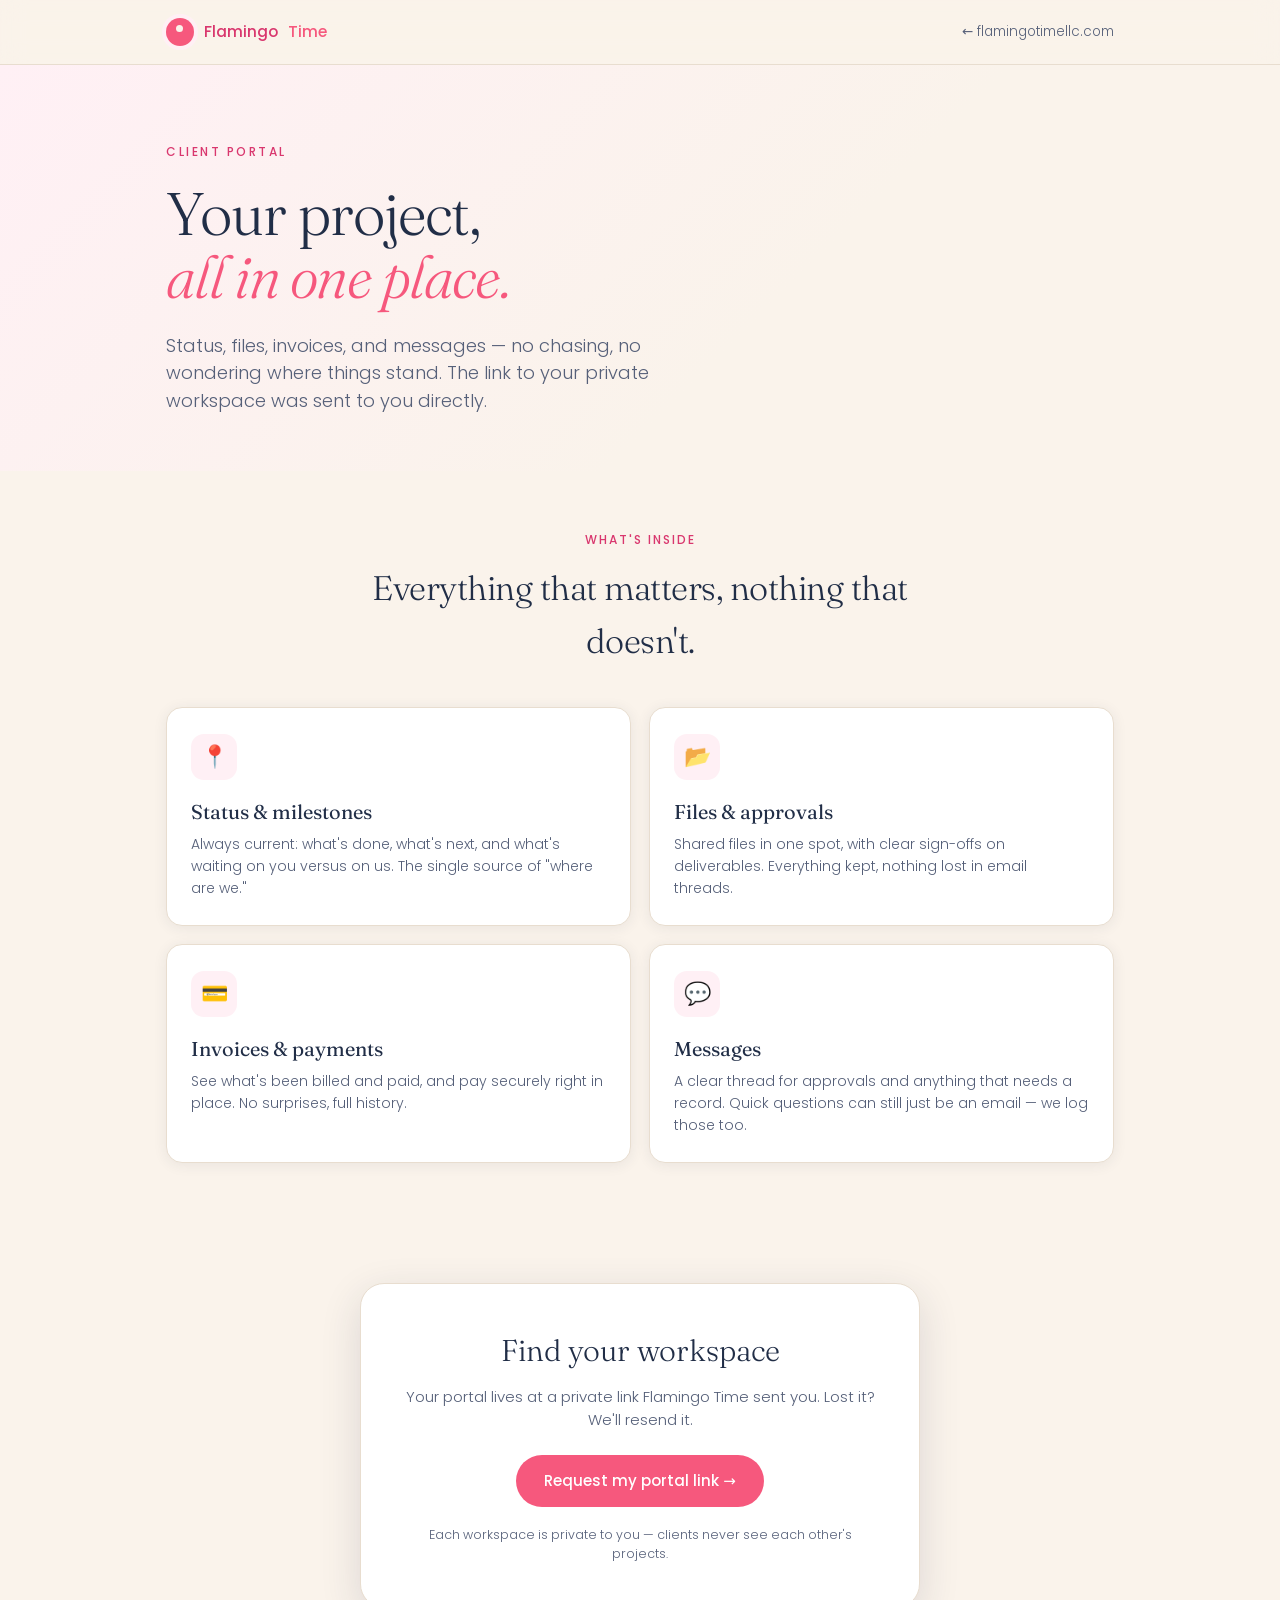
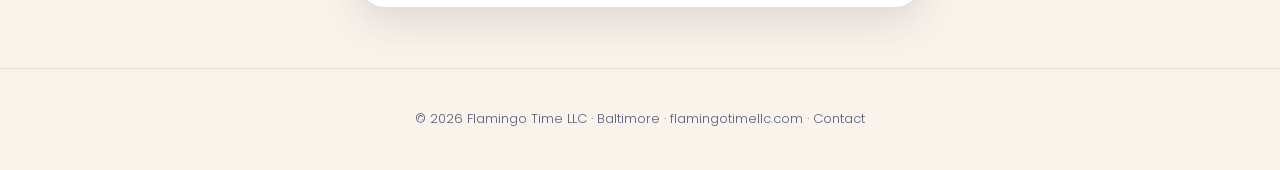
<file: portal/index.html>
<!DOCTYPE html>
<html lang="en">
<head>
<meta charset="utf-8">
<meta name="viewport" content="width=device-width, initial-scale=1">
<title>Client Portal — Flamingo Time</title>
<meta name="description" content="The Flamingo Time client portal — one place to see your project status, files, invoices, and messages.">
<link rel="icon" href="/assets/icons/favicon-32x32.png" sizes="32x32">
<link href="https://fonts.googleapis.com/css2?family=Poppins:wght@300;400;500;600&family=Fraunces:opsz,wght@9..144,300;9..144,400;9..144,500&display=swap" rel="stylesheet">
<link rel="stylesheet" href="/portal/_shared/themes.css">
<style>
  *{box-sizing:border-box;margin:0;padding:0}
  body{font-family:var(--t-sans);font-weight:300;background:var(--t-paper);color:var(--t-ink);-webkit-font-smoothing:antialiased;line-height:1.55}
  a{color:var(--t-accent-deep);text-decoration:none} a:hover{text-decoration:underline}
  .wrap{max-width:1000px;margin:0 auto;padding:0 26px}

  nav{position:sticky;top:0;z-index:30;background:color-mix(in srgb,var(--t-paper) 86%,transparent);backdrop-filter:blur(12px);border-bottom:1px solid var(--t-line)}
  nav .wrap{display:flex;align-items:center;justify-content:space-between;height:64px}
  .brand{display:flex;align-items:center;gap:10px;font-weight:500;font-size:15.5px}
  .brand .dot{width:28px;height:28px;border-radius:50%;background:var(--t-accent);position:relative;box-shadow:0 0 0 4px var(--t-accent-wash)}
  .brand .dot::after{content:"";position:absolute;width:7px;height:7px;border-radius:50%;background:var(--t-paper);top:7px;left:10px}
  .brand span{color:var(--t-accent)}
  nav a.home{font-size:13.5px;color:var(--t-ink-soft)}

  .hero{padding:78px 0 56px;background:var(--t-hero)}
  .eyebrow{font-size:12px;letter-spacing:2.5px;text-transform:uppercase;color:var(--t-accent-deep);font-weight:500;margin-bottom:20px}
  h1{font-family:var(--t-serif);font-weight:300;font-size:clamp(36px,6vw,60px);line-height:1.05;letter-spacing:-1px;color:var(--t-ink)}
  h1 em{font-style:italic;color:var(--t-accent)}
  .lede{font-size:18px;color:var(--t-ink-soft);max-width:540px;margin:24px 0 0}

  section{padding:60px 0}
  .pillars{display:grid;grid-template-columns:repeat(2,1fr);gap:18px}
  @media(max-width:680px){.pillars{grid-template-columns:1fr}}
  .pillar{background:var(--t-card);border:1px solid var(--t-line);border-radius:var(--t-radius);padding:26px 24px;box-shadow:var(--t-shadow)}
  .pillar .ic{width:46px;height:46px;border-radius:13px;display:grid;place-items:center;font-size:22px;background:var(--t-accent-wash);margin-bottom:16px}
  .pillar h3{font-family:var(--t-serif);font-weight:400;font-size:20px;margin-bottom:7px}
  .pillar p{color:var(--t-ink-soft);font-size:14px}

  .find{background:var(--t-card);border:1px solid var(--t-line);border-radius:24px;padding:44px 40px;text-align:center;box-shadow:var(--t-shadow-lg);max-width:560px;margin:0 auto}
  .find h2{font-family:var(--t-serif);font-weight:300;font-size:30px;margin-bottom:10px}
  .find p{color:var(--t-ink-soft);font-size:15px;margin-bottom:24px}
  .find .btn{display:inline-flex;align-items:center;gap:8px;background:var(--t-accent);color:#fff;padding:14px 28px;border-radius:999px;font-weight:500;font-size:15px;transition:transform .2s,background .2s}
  .find .btn:hover{background:var(--t-accent-deep);transform:translateY(-2px);text-decoration:none}
  .find .sub{margin-top:18px;font-size:12.5px;color:var(--t-ink-soft)}

  .sec-head{text-align:center;max-width:560px;margin:0 auto 40px}
  .sec-head .k{font-size:12px;letter-spacing:2px;text-transform:uppercase;color:var(--t-accent-deep);font-weight:500;margin-bottom:12px}
  .sec-head h2{font-family:var(--t-serif);font-weight:300;font-size:34px;letter-spacing:-.5px}

  footer{padding:40px 0;border-top:1px solid var(--t-line);text-align:center;font-size:13px;color:var(--t-ink-soft)}
  footer a{color:var(--t-ink-soft)}
</style>
</head>
<body>
<nav>
  <div class="wrap">
    <a class="brand" href="/"><span class="dot"></span> Flamingo <span>Time</span></a>
    <a class="home" href="/">← flamingotimellc.com</a>
  </div>
</nav>

<header class="hero">
  <div class="wrap">
    <div class="eyebrow">Client portal</div>
    <h1>Your project,<br><em>all in one place.</em></h1>
    <p class="lede">Status, files, invoices, and messages — no chasing, no wondering where things stand. The link to your private workspace was sent to you directly.</p>
  </div>
</header>

<section>
  <div class="wrap">
    <div class="sec-head">
      <div class="k">What's inside</div>
      <h2>Everything that matters, nothing that doesn't.</h2>
    </div>
    <div class="pillars">
      <div class="pillar">
        <div class="ic">📍</div>
        <h3>Status &amp; milestones</h3>
        <p>Always current: what's done, what's next, and what's waiting on you versus on us. The single source of "where are we."</p>
      </div>
      <div class="pillar">
        <div class="ic">📂</div>
        <h3>Files &amp; approvals</h3>
        <p>Shared files in one spot, with clear sign-offs on deliverables. Everything kept, nothing lost in email threads.</p>
      </div>
      <div class="pillar">
        <div class="ic">💳</div>
        <h3>Invoices &amp; payments</h3>
        <p>See what's been billed and paid, and pay securely right in place. No surprises, full history.</p>
      </div>
      <div class="pillar">
        <div class="ic">💬</div>
        <h3>Messages</h3>
        <p>A clear thread for approvals and anything that needs a record. Quick questions can still just be an email — we log those too.</p>
      </div>
    </div>
  </div>
</section>

<section>
  <div class="wrap">
    <div class="find">
      <h2>Find your workspace</h2>
      <p>Your portal lives at a private link Flamingo Time sent you. Lost it? We'll resend it.</p>
      <a class="btn" href="mailto:yongsnewemail@gmail.com?subject=Resend%20my%20portal%20link%20%E2%80%94%20Flamingo%20Time">Request my portal link →</a>
      <div class="sub">Each workspace is private to you — clients never see each other's projects.</div>
    </div>
  </div>
</section>

<footer>
  <div class="wrap">
    © 2026 Flamingo Time LLC · Baltimore · <a href="/">flamingotimellc.com</a> · <a href="mailto:yongsnewemail@gmail.com">Contact</a>
  </div>
</footer>
</body>
</html>
</file>
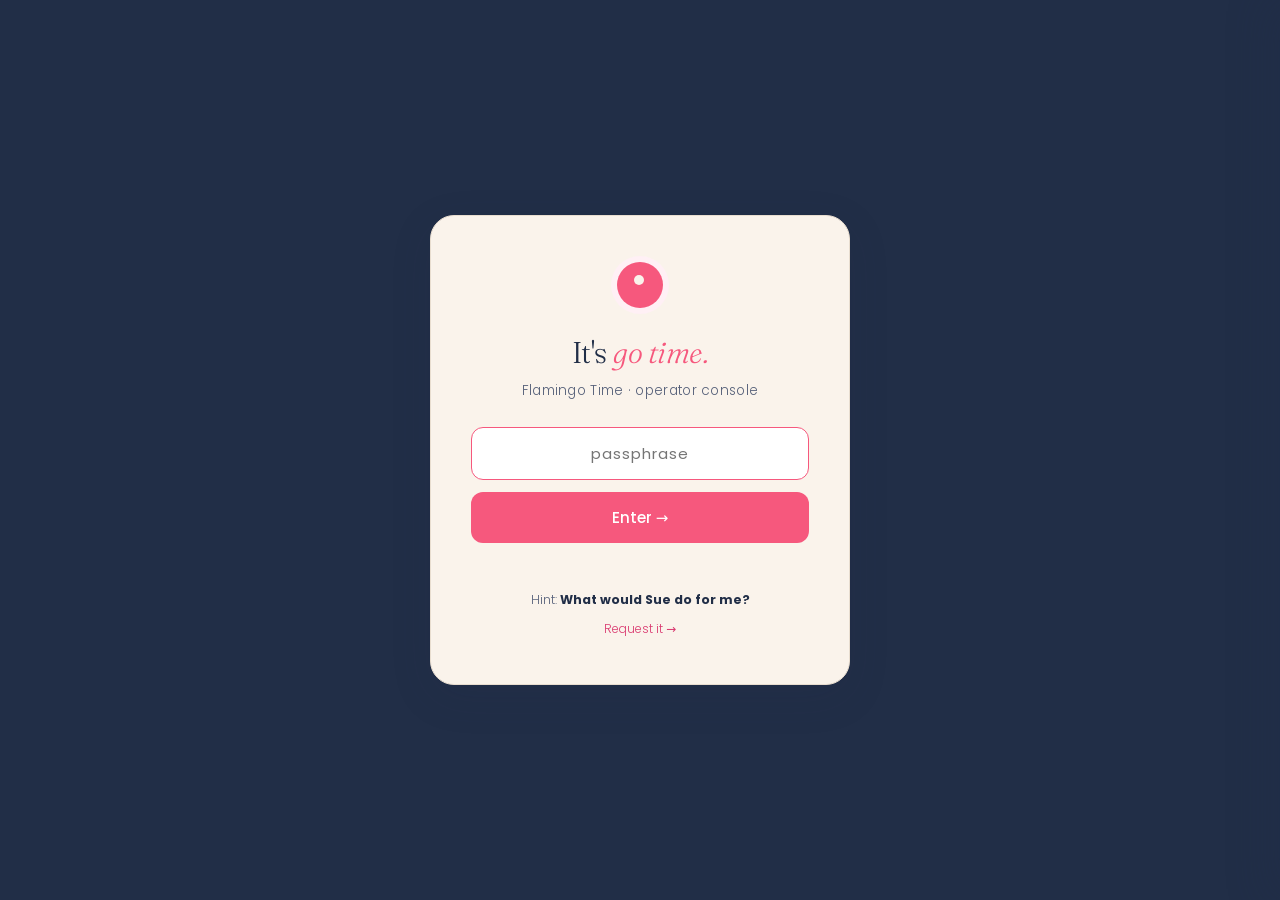
<file: gotime/console/index.html>
<!DOCTYPE html>
<html lang="en">
<head>
<meta charset="utf-8">
<meta name="viewport" content="width=device-width, initial-scale=1">
<meta name="robots" content="noindex,nofollow">
<title>console · Flamingo Time</title>
<link rel="icon" href="/assets/icons/favicon-32x32.png" sizes="32x32">
<link href="https://fonts.googleapis.com/css2?family=Poppins:wght@300;400;500;600&family=Fraunces:opsz,wght@9..144,300;9..144,400;9..144,500&display=swap" rel="stylesheet">
<style>
  :root{
    color-scheme: light;
    --flamingo:#f6587d; --rose:#d9376e; --ink:#212e47; --ink-soft:#566079;
    --gold:#f2b441; --cream:#faf3eb; --cream-deep:#f3e9da; --soft-pink:#fff0f5; --white:#ffffff;
    --line:#e8ddcf; --line-soft:#f1e8da;
    --teal:#1d9d6f; --teal-wash:#e7f7ef; --amber:#d4922a; --amber-wash:#fdf1e3;
    --red:#d23a3a; --red-wash:#fdecec; --blue:#2b6cb0; --blue-wash:#ebf3fb; --violet:#7a5cff; --violet-wash:#f1edff;
    --chip:#f4ece0; --shadow:0 2px 14px rgba(33,46,71,.08); --shadow-lg:0 12px 40px rgba(33,46,71,.14);
    --radius:16px; --radius-sm:10px;
    --sans:'Poppins',ui-rounded,system-ui,sans-serif; --serif:'Fraunces',Georgia,serif;
  }
  *{box-sizing:border-box;margin:0;padding:0}
  body{font-family:var(--sans);font-weight:300;background:var(--cream);color:var(--ink);-webkit-font-smoothing:antialiased;line-height:1.5}
  a{color:var(--rose);text-decoration:none} a:hover{text-decoration:underline}

  /* ---------- GATE ---------- */
  #gate{position:fixed;inset:0;z-index:1000;background:var(--ink);display:grid;place-items:center;padding:24px}
  #gate .card{background:var(--cream);border-radius:24px;padding:46px 40px;max-width:420px;width:100%;text-align:center;box-shadow:var(--shadow-lg)}
  #gate .dot{width:46px;height:46px;border-radius:50%;background:var(--flamingo);margin:0 auto 22px;position:relative;box-shadow:0 0 0 6px var(--soft-pink)}
  #gate .dot::after{content:"";position:absolute;width:10px;height:10px;border-radius:50%;background:var(--cream);top:13px;left:17px}
  #gate h1{font-family:var(--serif);font-weight:300;font-size:30px;letter-spacing:-.5px;margin-bottom:6px}
  #gate h1 em{font-style:italic;color:var(--flamingo)}
  #gate .sub{color:var(--ink-soft);font-size:13.5px;margin-bottom:26px;letter-spacing:.3px}
  #gate input{width:100%;padding:14px 16px;border:1.5px solid var(--line);border-radius:12px;font-family:var(--sans);font-size:15px;background:var(--white);text-align:center;letter-spacing:1px}
  #gate input:focus{outline:none;border-color:var(--flamingo)}
  #gate button{width:100%;margin-top:12px;padding:14px;border:none;border-radius:12px;background:var(--flamingo);color:#fff;font-family:var(--sans);font-weight:500;font-size:15px;cursor:pointer;transition:transform .15s,background .2s}
  #gate button:hover{background:var(--rose);transform:translateY(-1px)}
  #gate .hint{margin-top:20px;font-size:12.5px;color:var(--ink-soft)}
  #gate .hint b{color:var(--ink)}
  #gate .req{margin-top:10px;font-size:12px}
  #gate .err{color:var(--red);font-size:13px;margin-top:12px;min-height:16px}

  /* ---------- shell ---------- */
  #app{display:none;max-width:1180px;margin:0 auto;padding:20px 22px 70px}
  header.top{display:flex;align-items:flex-start;justify-content:space-between;gap:16px;flex-wrap:wrap;margin-bottom:6px}
  .brandline{display:flex;align-items:center;gap:11px}
  .brandline .dot{width:34px;height:34px;border-radius:50%;background:var(--flamingo);position:relative;flex:0 0 auto;box-shadow:0 0 0 5px var(--soft-pink)}
  .brandline .dot::after{content:"";position:absolute;width:8px;height:8px;border-radius:50%;background:var(--cream);top:9px;left:13px}
  h1.title{font-family:var(--serif);font-weight:300;font-size:27px;letter-spacing:-.5px;line-height:1.1}
  h1.title em{font-style:italic;color:var(--flamingo)}
  .title-sub{font-size:12.5px;color:var(--ink-soft);margin-top:1px;letter-spacing:.3px}
  .topbtns{display:flex;gap:8px;align-items:center;flex-wrap:wrap}
  .tbtn{font-size:12.5px;font-weight:500;padding:8px 14px;border-radius:999px;border:1.5px solid var(--line);background:var(--white);color:var(--ink);cursor:pointer;font-family:var(--sans);transition:all .2s;text-decoration:none}
  .tbtn:hover{border-color:var(--flamingo);color:var(--flamingo);text-decoration:none}
  .tbtn.solid{background:var(--ink);color:var(--cream);border-color:var(--ink)}
  .tbtn.solid:hover{background:var(--flamingo);border-color:var(--flamingo);color:#fff}

  /* read-only banner when not signed into admin */
  .robar{display:none;align-items:center;gap:10px;background:var(--amber-wash);border:1px solid #f0d3a8;border-radius:12px;padding:10px 15px;margin:12px 0 4px;font-size:12.5px;color:#9a5b16}
  body.readonly .robar{display:flex}
  body.readonly .writeUI{opacity:.4;pointer-events:none}

  .freshness{display:inline-flex;align-items:center;gap:8px;margin:12px 10px 4px 0;padding:6px 13px;border-radius:999px;font:500 12.5px/1 var(--sans);border:1px solid var(--line);background:#fff;color:#3a3026;box-shadow:var(--shadow)}
  .freshness .fdot{width:9px;height:9px;border-radius:50%;background:#9a8d7d;flex:0 0 auto}
  .freshness .fbtn{appearance:none;border:0;background:transparent;color:inherit;cursor:pointer;font-size:13px;padding:2px;opacity:.6}
  .freshness .fbtn:hover{opacity:1}
  .freshness[data-state="live"]{background:var(--teal-wash);border-color:#a9e3c6;color:#1d6f4a}
  .freshness[data-state="live"] .fdot{background:var(--teal);animation:fpulse 2.4s ease-in-out infinite}
  .freshness[data-state="snapshot"]{background:var(--amber-wash);border-color:#f0d3a8;color:#9a5b16}
  .freshness[data-state="snapshot"] .fdot{background:var(--amber)}
  .freshness[data-state="error"]{background:var(--red-wash);border-color:#f3bcbc;color:#a32a2a}
  @keyframes fpulse{0%,100%{box-shadow:0 0 0 0 rgba(29,157,111,.5)}50%{box-shadow:0 0 0 5px rgba(29,157,111,0)}}

  /* ---------- scorecard ---------- */
  .sc-grid{display:grid;grid-template-columns:repeat(auto-fit,minmax(116px,1fr));gap:10px}
  .sc{background:var(--white);border:1px solid var(--line);border-radius:13px;padding:12px 13px;position:relative;overflow:hidden}
  .sc::before{content:"";position:absolute;left:0;top:0;bottom:0;width:3px;background:var(--g,var(--flamingo))}
  .sc .v{font-family:var(--serif);font-weight:400;font-size:23px;letter-spacing:-.5px;line-height:1}
  .sc .k{font-size:10.5px;color:var(--ink-soft);margin-top:5px}
  .sc.red::before{background:var(--red)} .sc.red .v{color:var(--red)}
  .sc.amber::before{background:var(--amber)} .sc.amber .v{color:var(--amber)}
  .sc.green::before{background:var(--teal)} .sc.green .v{color:var(--teal)}

  /* ---------- tabs ---------- */
  .tabs{display:flex;gap:5px;flex-wrap:wrap;margin:18px 0 16px;border-bottom:1px solid var(--line)}
  .tab{appearance:none;border:0;background:transparent;font-family:var(--sans);font-weight:500;font-size:13.5px;color:var(--ink-soft);padding:10px 15px;border-radius:11px 11px 0 0;cursor:pointer;position:relative;top:1px;border:1px solid transparent;border-bottom:none}
  .tab[aria-selected="true"]{color:var(--flamingo);background:var(--white);border-color:var(--line);box-shadow:0 -2px 0 var(--flamingo) inset}
  .tab .badge{display:inline-block;min-width:18px;padding:1px 6px;margin-left:5px;border-radius:999px;font-size:11px;background:var(--chip);color:var(--ink-soft)}
  .panel{display:none;animation:fade .25s ease} .panel.active{display:block}
  @keyframes fade{from{opacity:0;transform:translateY(4px)}to{opacity:1}}

  /* ---------- toolbar within a tab ---------- */
  .toolbar{display:flex;gap:10px;align-items:center;flex-wrap:wrap;margin-bottom:14px}
  .toolbar .grow{flex:1;min-width:160px}
  .search{width:100%;padding:9px 13px;border:1.5px solid var(--line);border-radius:10px;font-family:var(--sans);font-size:13.5px;background:#fff}
  .search:focus{outline:none;border-color:var(--flamingo)}
  select.filter{padding:9px 12px;border:1.5px solid var(--line);border-radius:10px;font-family:var(--sans);font-size:13px;background:#fff;color:var(--ink)}
  .btn{font-size:13px;font-weight:500;padding:9px 15px;border-radius:10px;border:1.5px solid var(--flamingo);background:var(--flamingo);color:#fff;cursor:pointer;font-family:var(--sans);transition:all .15s}
  .btn:hover{background:var(--rose);border-color:var(--rose)}
  .btn.ghost{background:#fff;color:var(--flamingo)}
  .btn.ghost:hover{background:var(--soft-pink)}
  .btn.tiny{padding:5px 10px;font-size:12px;border-radius:8px}
  .btn.neutral{border-color:var(--line);background:#fff;color:var(--ink)}
  .btn.neutral:hover{border-color:var(--ink);background:var(--cream)}
  .btn:disabled{opacity:.5;cursor:wait}

  /* ---------- cards / rows ---------- */
  .card{background:var(--white);border:1px solid var(--line);border-radius:var(--radius);box-shadow:var(--shadow);overflow:hidden}
  .card>h2{font-family:var(--serif);font-weight:400;font-size:16px;margin:0;padding:14px 17px;border-bottom:1px solid var(--line-soft);display:flex;align-items:center;justify-content:space-between;gap:8px;letter-spacing:-.2px}
  .card>h2 .count{font-size:12px;font-weight:300;color:var(--ink-soft);font-family:var(--sans)}
  .card .body{padding:6px}
  .empty{padding:22px 16px;color:var(--ink-soft);font-size:13px;text-align:center}

  .row{display:flex;align-items:center;gap:10px;padding:10px 12px;border-radius:var(--radius-sm)}
  .row+.row{border-top:1px solid var(--line-soft)}
  .row:hover{background:var(--cream)}
  .row .main{flex:1;min-width:0}
  .row .ttl{font-size:13.5px;font-weight:400;color:var(--ink)}
  .row .meta{font-size:11.5px;color:var(--ink-soft);margin-top:3px;display:flex;flex-wrap:wrap;gap:6px;align-items:center}
  .row .rowact{flex:0 0 auto;display:flex;gap:6px}
  .pill{display:inline-flex;align-items:center;gap:4px;font-size:11px;font-weight:500;padding:2px 9px;border-radius:999px;white-space:nowrap}
  .pill.client{background:var(--blue-wash);color:var(--blue)} .pill.yong{background:var(--soft-pink);color:var(--rose)}
  .pill.over{background:var(--red-wash);color:var(--red)} .pill.soon{background:var(--amber-wash);color:var(--amber)}
  .pill.ok{background:var(--teal-wash);color:#1d6f4a} .pill.slug{background:var(--chip);color:var(--ink-soft)}
  .pill.resp{background:var(--violet-wash);color:var(--violet)} .pill.type{background:var(--violet-wash);color:var(--violet)}
  .resp-txt{font-size:11.5px;color:var(--ink-soft);margin-top:3px;font-style:italic}
  .iconbtn{appearance:none;border:1px solid var(--line);background:#fff;width:28px;height:28px;border-radius:8px;font-size:13px;cursor:pointer;color:var(--ink-soft)}
  .iconbtn:hover{border-color:var(--flamingo);color:var(--flamingo)}
  .iconbtn.done{border-color:var(--teal);background:var(--teal-wash);color:#1d6f4a}
  .iconbtn.done:hover{background:var(--teal);color:#fff}

  /* ---------- modal / drawer ---------- */
  .scrim{position:fixed;inset:0;background:rgba(33,46,71,.45);z-index:1100;display:none;align-items:flex-start;justify-content:center;padding:40px 16px;overflow-y:auto}
  .scrim.on{display:flex}
  .modal{background:var(--white);border-radius:18px;box-shadow:var(--shadow-lg);max-width:540px;width:100%;overflow:hidden;animation:pop .2s ease}
  @keyframes pop{from{opacity:0;transform:translateY(10px)}to{opacity:1}}
  .modal h3{font-family:var(--serif);font-weight:400;font-size:19px;padding:18px 22px;border-bottom:1px solid var(--line-soft);display:flex;justify-content:space-between;align-items:center}
  .modal h3 .x{cursor:pointer;font-size:22px;color:var(--ink-soft);line-height:1}
  .modal .mbody{padding:18px 22px;max-height:64vh;overflow-y:auto}
  .modal .mfoot{padding:14px 22px;border-top:1px solid var(--line-soft);display:flex;gap:10px;justify-content:flex-end;background:var(--cream)}
  .field{margin-bottom:14px}
  .field label{display:block;font-size:12px;font-weight:500;color:var(--ink-soft);margin-bottom:5px;letter-spacing:.2px}
  .field input,.field select,.field textarea{width:100%;padding:10px 12px;border:1.5px solid var(--line);border-radius:10px;font-family:var(--sans);font-size:14px;background:#fff;color:var(--ink)}
  .field input:focus,.field select:focus,.field textarea:focus{outline:none;border-color:var(--flamingo)}
  .field textarea{resize:vertical;min-height:74px}
  .field .hintline{font-size:11px;color:var(--ink-soft);margin-top:4px}
  .frow{display:grid;grid-template-columns:1fr 1fr;gap:12px}
  .chips{display:flex;flex-wrap:wrap;gap:6px;margin-top:6px}
  .chip{font-size:11.5px;padding:4px 10px;border-radius:999px;background:var(--cream);border:1px solid var(--line);cursor:pointer}
  .chip.on{background:var(--flamingo);color:#fff;border-color:var(--flamingo)}
  .merr{color:var(--red);font-size:12.5px;min-height:16px;margin-right:auto;align-self:center}

  .note{background:var(--soft-pink);border:1px solid #ffd4e2;border-radius:var(--radius-sm);padding:10px 13px;font-size:12.5px;color:#8a2b50;margin-bottom:14px}
  .note.blue{background:var(--blue-wash);border-color:#cfe0f3;color:#1f4d7a}
  .warn{background:var(--red-wash);border:1px solid #f3bcbc;border-radius:var(--radius-sm);padding:9px 13px;font-size:12px;color:#8a2a2a;font-weight:500;margin-bottom:14px}
  code{background:var(--chip);padding:1px 6px;border-radius:5px;font-size:12px;cursor:pointer}
  .toast{position:fixed;bottom:20px;left:50%;transform:translateX(-50%) translateY(20px);background:var(--ink);color:#fff;padding:11px 20px;border-radius:24px;font-size:13px;opacity:0;transition:.25s;pointer-events:none;z-index:1200;box-shadow:var(--shadow-lg)}
  .toast.on{opacity:1;transform:translateX(-50%) translateY(0)}
  .toast.err{background:var(--red)}

  /* ---------- CLIENTS helm grid ---------- */
  .clients{display:grid;grid-template-columns:repeat(auto-fill,minmax(258px,1fr));gap:14px}
  .clientcard{background:var(--white);border:1px solid var(--line);border-radius:var(--radius);padding:15px 16px;box-shadow:var(--shadow);position:relative;cursor:pointer;transition:transform .15s,box-shadow .15s,border-color .15s}
  .clientcard:hover{transform:translateY(-2px);box-shadow:var(--shadow-lg);border-color:var(--flamingo)}
  .clientcard h3{font-family:var(--serif);font-weight:400;font-size:17px;margin-bottom:1px;padding-right:64px}
  .clientcard .who{font-size:12px;color:var(--ink-soft);margin-bottom:11px}
  .clientcard .stats{display:flex;gap:16px;margin:11px 0 4px}
  .clientcard .stat .n{font-family:var(--serif);font-size:21px;font-weight:400;line-height:1}
  .clientcard .stat .n.alert{color:var(--red)} .clientcard .stat .n.warn{color:var(--amber)}
  .clientcard .stat .k{font-size:10px;color:var(--ink-soft);text-transform:uppercase;letter-spacing:.3px;margin-top:3px}
  .clientcard .statusdot{position:absolute;top:15px;right:15px;font-size:10px;font-weight:500;padding:2px 10px;border-radius:999px;background:var(--teal-wash);color:#1d6f4a}
  .clientcard .statusdot.ev{background:var(--violet-wash);color:var(--violet)}
  /* events-theme card (diydjparty) */
  .clientcard.events{border-top:3px solid var(--violet);background:linear-gradient(180deg,#fbf9ff,#fff)}
  .clientcard.events:hover{border-color:var(--violet)}
  .clientcard.events .openhint{color:var(--violet)}
  .clientcard .openhint{font-size:11px;color:var(--flamingo);margin-top:10px;font-weight:500;opacity:0;transition:.15s}
  .clientcard:hover .openhint{opacity:1}

  /* ---------- DRAWER (in-place, never navigates away) ---------- */
  .drawer-scrim{position:fixed;inset:0;background:rgba(33,46,71,.4);z-index:1090;display:none}
  .drawer-scrim.on{display:block}
  .drawer{position:fixed;top:0;right:0;height:100%;width:min(720px,96vw);background:var(--cream);z-index:1095;box-shadow:-12px 0 40px rgba(33,46,71,.22);transform:translateX(100%);transition:transform .26s cubic-bezier(.3,.7,.3,1);display:flex;flex-direction:column}
  .drawer.on{transform:translateX(0)}
  .drawer .dhead{padding:18px 22px 0;background:var(--white);border-bottom:1px solid var(--line)}
  .drawer .dhead .drow1{display:flex;justify-content:space-between;align-items:flex-start;gap:12px}
  .drawer .dhead h3{font-family:var(--serif);font-weight:400;font-size:21px;letter-spacing:-.3px}
  .drawer .dhead .who{font-size:12.5px;color:var(--ink-soft);margin-top:2px}
  .drawer .dhead .x{cursor:pointer;font-size:26px;color:var(--ink-soft);line-height:1;flex:0 0 auto}
  .drawer .dhead .quick{display:flex;gap:8px;flex-wrap:wrap;margin:12px 0}
  .drawer .dtabs{display:flex;gap:3px;flex-wrap:wrap;margin-top:8px}
  .drawer .dtab{appearance:none;border:0;background:transparent;font-family:var(--sans);font-weight:500;font-size:12.5px;color:var(--ink-soft);padding:8px 12px;border-radius:9px 9px 0 0;cursor:pointer;border:1px solid transparent;border-bottom:none;position:relative;top:1px}
  .drawer .dtab[aria-selected="true"]{color:var(--flamingo);background:var(--cream);border-color:var(--line);box-shadow:0 -2px 0 var(--flamingo) inset}
  .drawer .dtab .badge{display:inline-block;min-width:16px;padding:0 5px;margin-left:4px;border-radius:999px;font-size:10px;background:var(--chip);color:var(--ink-soft)}
  .drawer .dbody{flex:1;overflow-y:auto;padding:16px 22px 40px}
  .dpanel{display:none}.dpanel.active{display:block}
  .dminigrid{display:grid;grid-template-columns:repeat(auto-fit,minmax(96px,1fr));gap:9px;margin-bottom:14px}
  .dmini{background:var(--white);border:1px solid var(--line);border-radius:12px;padding:11px 12px;position:relative;overflow:hidden}
  .dmini::before{content:"";position:absolute;left:0;top:0;bottom:0;width:3px;background:var(--g,var(--flamingo))}
  .dmini .v{font-family:var(--serif);font-size:21px;line-height:1}.dmini .k{font-size:10px;color:var(--ink-soft);margin-top:4px}
  .dmini.red::before{background:var(--red)}.dmini.red .v{color:var(--red)}
  .dmini.amber::before{background:var(--amber)}.dmini.amber .v{color:var(--amber)}
  .dmini.green::before{background:var(--teal)}.dmini.green .v{color:var(--teal)}
  .dsec-h{display:flex;align-items:center;justify-content:space-between;gap:10px;margin:18px 0 8px}
  .dsec-h .t{font-size:11px;letter-spacing:1.5px;text-transform:uppercase;color:var(--ink-soft);font-weight:600}
  .msgthread{display:flex;flex-direction:column;gap:9px;margin-bottom:14px}
  .msg{max-width:82%;padding:10px 13px;border-radius:14px;font-size:13px;line-height:1.45}
  .msg .by{font-size:10px;text-transform:uppercase;letter-spacing:.4px;opacity:.6;margin-bottom:3px}
  .msg.yong{align-self:flex-end;background:var(--flamingo);color:#fff;border-bottom-right-radius:4px}
  .msg.client{align-self:flex-start;background:var(--white);border:1px solid var(--line);border-bottom-left-radius:4px}
  .msgbox{display:flex;gap:8px;align-items:flex-end;border-top:1px solid var(--line);padding-top:12px;position:sticky;bottom:0;background:var(--cream)}
  .msgbox textarea{flex:1;min-height:42px;max-height:140px;padding:10px 12px;border:1.5px solid var(--line);border-radius:12px;font-family:var(--sans);font-size:13.5px;resize:vertical;background:#fff}
  .msgbox textarea:focus{outline:none;border-color:var(--flamingo)}

  @media(max-width:680px){
    .clients{grid-template-columns:1fr}
    .drawer{width:100vw}
  }
  @media(max-width:680px){
    #app{padding:14px 13px 50px}
    .tabs{overflow-x:auto;flex-wrap:nowrap}.tab{flex:0 0 auto}
    .frow{grid-template-columns:1fr}
    .row{flex-wrap:wrap}
    h1.title{font-size:22px}
  }

  @media(max-width:680px){
    #app{padding:14px 13px 50px}
    .tabs{overflow-x:auto;flex-wrap:nowrap}.tab{flex:0 0 auto}
    .frow{grid-template-columns:1fr}
    .row{flex-wrap:wrap}
    h1.title{font-size:22px}
  }
</style>
</head>
<body class="readonly">

<!-- ============ PASSWORD GATE ============ -->
<div id="gate">
  <div class="card">
    <div class="dot"></div>
    <h1>It's <em>go time.</em></h1>
    <div class="sub">Flamingo Time · operator console</div>
    <input id="pw" type="password" placeholder="passphrase" autocomplete="current-password" autofocus>
    <button id="enter">Enter →</button>
    <div class="err" id="gerr"></div>
    <div class="hint">Hint: <b>What would Sue do for me?</b></div>
    <div class="req"><a href="mailto:yongsnewemail@gmail.com?subject=Access%20code%20request%20%E2%80%94%20operator%20console">Request it →</a></div>
  </div>
</div>

<!-- ============ APP ============ -->
<div id="app">
  <header class="top">
    <div class="brandline">
      <span class="dot"></span>
      <div>
        <h1 class="title">operator <em>console</em></h1>
        <div class="title-sub">Edit once · everything reads it</div>
      </div>
    </div>
    <div class="topbtns">
      <a class="tbtn" href="/gotime/">← Cockpit</a>
      <a class="tbtn" href="https://portal.flamingotimellc.com" target="_blank" rel="noopener">Portals ↗</a>
      <button class="tbtn" id="lockBtn">Lock</button>
    </div>
  </header>

  <div id="freshness" class="freshness" data-state="loading" role="status">
    <span class="fdot"></span><span class="ftext">Loading…</span>
    <button class="fbtn" type="button" title="Refresh">↻</button>
  </div>

  <div class="robar">
    <span>👁 <b>Read-only</b> — you can browse, but saving needs the portal admin session.
    <a href="#" id="signinLink">Sign in to admin →</a> (opens the portal admin in a new tab; sign in, then come back and refresh).</span>
  </div>

  <!-- SCORECARD strip (helm overview, always visible) -->
  <div class="scorecard" id="scorewrap" style="margin:14px 0 4px">
    <div class="sc-grid" id="scorecard"></div>
  </div>

  <!-- TABS -->
  <div class="tabs" role="tablist">
    <button class="tab" role="tab" aria-selected="true" data-tab="helm">⚓ Helm</button>
    <button class="tab" role="tab" aria-selected="false" data-tab="contacts">Contacts <span class="badge" id="b-contacts">·</span></button>
    <button class="tab" role="tab" aria-selected="false" data-tab="tasks">Tasks <span class="badge" id="b-tasks">·</span></button>
    <button class="tab" role="tab" aria-selected="false" data-tab="invoices">Invoices <span class="badge" id="b-invoices">·</span></button>
    <button class="tab" role="tab" aria-selected="false" data-tab="portals">Portals <span class="badge" id="b-portals">·</span></button>
    <button class="tab" role="tab" aria-selected="false" data-tab="updates">Updates</button>
    <button class="tab" role="tab" aria-selected="false" data-tab="registry">Sites &amp; Access</button>
  </div>

  <!-- HELM (client grid — the home; click a client to open its drawer in-place) -->
  <section class="panel active" id="helm">
    <div class="note">⚓ <b>The bridge.</b> Click any client to open its full workspace right here — tasks, money, messages, files, updates — all editable without leaving this screen.</div>
    <div class="clients" id="helm-cards"><div class="empty">Loading…</div></div>
  </section>

  <!-- CONTACTS -->
  <section class="panel active" id="contacts">
    <div class="note blue">Writes to <b>crm_contacts</b> (475 rows) — the same table the Directory, portals, and cockpit read. Edit a contact here and every surface shows it on next load.</div>
    <div class="toolbar writeUI">
      <div class="grow"><input class="search" id="c-search" placeholder="Search name, email, business…"></div>
      <select class="filter" id="c-type"><option value="">All types</option></select>
      <button class="btn" id="c-new">+ New contact</button>
    </div>
    <div class="card"><div class="body" id="c-list"><div class="empty">Loading…</div></div></div>
  </section>

  <!-- TASKS -->
  <section class="panel" id="tasks">
    <div class="note blue">Writes to <b>portal_tasks</b>. Create asks/to-dos per client, mark done, edit due dates. Shows in that client's portal immediately.</div>
    <div class="toolbar writeUI">
      <div class="grow"><input class="search" id="t-search" placeholder="Search task title…"></div>
      <select class="filter" id="t-portal"><option value="">All portals</option></select>
      <select class="filter" id="t-owner"><option value="">Anyone</option><option value="yong">You</option><option value="client">Client</option></select>
      <button class="btn" id="t-new">+ New task</button>
    </div>
    <div class="card"><div class="body" id="t-list"><div class="empty">Loading…</div></div></div>
  </section>

  <!-- INVOICES -->
  <section class="panel" id="invoices">
    <div class="note blue">Writes to <b>portal_invoices</b>. Create invoices, change status (draft → sent → paid), record payments. Stripe pay-in-place already wired on the client side.</div>
    <div class="toolbar writeUI">
      <select class="filter" id="i-portal"><option value="">All portals</option></select>
      <select class="filter" id="i-status"><option value="">All statuses</option><option>draft</option><option>sent</option><option>paid</option><option>void</option></select>
      <button class="btn" id="i-new">+ New invoice</button>
    </div>
    <div class="card"><div class="body" id="i-list"><div class="empty">Loading…</div></div></div>
  </section>

  <!-- PORTALS -->
  <section class="panel" id="portals">
    <div class="note blue">Edits the <b>portals</b> table — client name, email, status, fees, live URL, notes. These are the per-client containers everything else hangs off.</div>
    <div class="card"><div class="body" id="p-list"><div class="empty">Loading…</div></div></div>
  </section>

  <!-- UPDATES -->
  <section class="panel" id="updates">
    <div class="note blue">Posts to <b>portal_updates</b> — the "what's new" the client sees on their portal home. Pick a client, write a short update, it appears on their portal.</div>
    <div class="toolbar writeUI">
      <select class="filter" id="u-portal"><option value="">Pick a portal…</option></select>
      <button class="btn" id="u-new">+ Post update</button>
    </div>
    <div class="card"><div class="body" id="u-list"><div class="empty">Pick a portal to see its updates.</div></div></div>
  </section>

  <!-- REGISTRY (sites + access) -->
  <section class="panel" id="registry">
    <div class="note">Edits the <b>shared site &amp; access registry</b> (one Supabase row). Every command-center artifact reads this — change a link or password here and all the artifacts reflect it. <span class="warn" style="display:inline-block;margin:6px 0 0;padding:4px 10px">⚠ Contains real passwords. Private to this machine.</span></div>
    <div class="card" style="margin-bottom:14px"><h2>Shared access</h2><div class="body" style="padding:14px 16px" id="reg-shared"><div class="empty">Loading…</div></div></div>
    <div class="toolbar writeUI"><div class="grow"></div><button class="btn" id="reg-new">+ Add site</button></div>
    <div class="card"><h2>Sites <span class="count" id="reg-count">—</span></h2><div class="body" id="reg-list"><div class="empty">Loading…</div></div></div>
  </section>
</div>

<!-- CLIENT DRAWER (in-place workspace) -->
<div class="drawer-scrim" id="drawerScrim"></div>
<aside class="drawer" id="drawer" aria-hidden="true">
  <div class="dhead">
    <div class="drow1">
      <div><h3 id="dr-name">—</h3><div class="who" id="dr-who"></div></div>
      <span class="x" id="dr-close" title="Close (Esc)">×</span>
    </div>
    <div class="quick" id="dr-quick"></div>
    <div class="dtabs" role="tablist">
      <button class="dtab" role="tab" aria-selected="true" data-dtab="ov">Overview</button>
      <button class="dtab" role="tab" aria-selected="false" data-dtab="tasks">Tasks <span class="badge" id="dr-b-tasks">·</span></button>
      <button class="dtab" role="tab" aria-selected="false" data-dtab="money">Money <span class="badge" id="dr-b-money">·</span></button>
      <button class="dtab" role="tab" aria-selected="false" data-dtab="msgs">Messages <span class="badge" id="dr-b-msgs">·</span></button>
      <button class="dtab" role="tab" aria-selected="false" data-dtab="files">Files <span class="badge" id="dr-b-files">·</span></button>
      <button class="dtab" role="tab" aria-selected="false" data-dtab="updates">Updates</button>
    </div>
  </div>
  <div class="dbody">
    <div class="dpanel active" id="dp-ov"></div>
    <div class="dpanel" id="dp-tasks"></div>
    <div class="dpanel" id="dp-money"></div>
    <div class="dpanel" id="dp-msgs"></div>
    <div class="dpanel" id="dp-files"></div>
    <div class="dpanel" id="dp-updates"></div>
  </div>
</aside>

<!-- modal mount -->
<div class="scrim" id="scrim"><div class="modal" id="modal"></div></div>
<div class="toast" id="toast"></div>

<script>
/* ===================== GATE ===================== */
const PW_HASH = "04c656a456c92c75d48098ba0cc7d6d6842f147026f2549ebb58e1d17752adac";
const GATE_KEY = "ft_gotime_ok";
async function sha256(s){const b=await crypto.subtle.digest("SHA-256",new TextEncoder().encode(s));return [...new Uint8Array(b)].map(x=>x.toString(16).padStart(2,"0")).join("");}
async function tryEnter(){
  const v=document.getElementById("pw").value;
  if(await sha256(v)===PW_HASH){ sessionStorage.setItem(GATE_KEY,"1"); openApp(); }
  else { document.getElementById("gerr").textContent="Not quite. Think: what would Sue do?"; }
}
function openApp(){ document.getElementById("gate").style.display="none"; document.getElementById("app").style.display="block"; boot(); }
document.getElementById("enter").onclick=tryEnter;
document.getElementById("pw").addEventListener("keydown",e=>{if(e.key==="Enter")tryEnter();});
document.getElementById("lockBtn").onclick=()=>{sessionStorage.removeItem(GATE_KEY);location.reload();};
if(sessionStorage.getItem(GATE_KEY)==="1"){ window.addEventListener("DOMContentLoaded",openApp); }

/* ===================== API ===================== */
const API="https://yongtaing.com";
const OPT={credentials:"include",cache:"no-store"};
function jpost(path,body){return fetch(API+path,{method:"POST",credentials:"include",headers:{"Content-Type":"application/json"},body:JSON.stringify(body)});}
function jpatch(path,body){return fetch(API+path,{method:"PATCH",credentials:"include",headers:{"Content-Type":"application/json"},body:JSON.stringify(body)});}

/* in-memory state */
let ST={contacts:[],tasks:[],invoices:[],portals:[],djClients:[],registry:null,canWrite:false};

/* ===================== helpers ===================== */
const TODAY=new Date();
function daysFrom(d){if(!d)return null;return Math.round((new Date(d+"T12:00:00")-TODAY)/86400000);}
function money(n){return "$"+(Number(n)||0).toLocaleString(undefined,{maximumFractionDigits:0});}
function esc(s){return (s==null?"":String(s)).replace(/[&<>"]/g,c=>({"&":"&amp;","<":"&lt;",">":"&gt;",'"':"&quot;"}[c]));}
function attr(s){return esc(s).replace(/'/g,"&#39;");}
function toast(msg,err){const t=document.getElementById("toast");t.textContent=msg;t.className="toast on"+(err?" err":"");setTimeout(()=>t.className="toast",err?2600:1800);}
function adminUrl(slug){return API+"/projects/"+slug+"/";}

/* ===================== DATA PULL ===================== */
async function pull(){
  let canWrite=false;
  try{
    const [p,t,i]=await Promise.all([
      fetch(API+"/api/portals",OPT),
      fetch(API+"/api/portal-tasks?upcoming=1&limit=200",OPT),
      fetch(API+"/api/portal-invoices?all=1",OPT),
    ]);
    if(p.ok){ST.portals=(await p.json()).portals||[];canWrite=true;}
    if(t.ok)ST.tasks=(await t.json()).tasks||[];
    if(i.ok)ST.invoices=(await i.json()).invoices||[];
    // contacts via /api/crm
    const c=await fetch(API+"/api/crm",OPT);
    if(c.ok){ST.contacts=(await c.json()).contacts||[];canWrite=true;}
    // registry via /api/registry
    const r=await fetch(API+"/api/registry",OPT);
    if(r.ok)ST.registry=(await r.json()).registry||null;
    // diydjparty event clients (read-only here) via /api/dj-clients
    try{const dj=await fetch(API+"/api/dj-clients",OPT);if(dj.ok)ST.djClients=(await dj.json()).clients||[];}catch(_){ST.djClients=[];}
  }catch(e){canWrite=false;}
  ST.canWrite=canWrite;
  document.body.classList.toggle("readonly",!canWrite);
  return canWrite;
}

/* ===================== RENDER: badges + selects ===================== */
function refreshSelects(){
  const portalOpts='<option value="">All portals</option>'+ST.portals.map(p=>`<option value="${attr(p.slug)}">${esc(p.display_name||p.slug)}</option>`).join("");
  ["t-portal","i-portal"].forEach(id=>{const el=document.getElementById(id);const v=el.value;el.innerHTML=portalOpts;el.value=v;});
  const upOpts='<option value="">Pick a portal…</option>'+ST.portals.map(p=>`<option value="${attr(p.slug)}">${esc(p.display_name||p.slug)}</option>`).join("");
  const ue=document.getElementById("u-portal");const uv=ue.value;ue.innerHTML=upOpts;ue.value=uv;
  const types=[...new Set(ST.contacts.map(c=>c.type).filter(Boolean))].sort();
  const ce=document.getElementById("c-type");const cv=ce.value;ce.innerHTML='<option value="">All types</option>'+types.map(t=>`<option>${esc(t)}</option>`).join("");ce.value=cv;
  document.getElementById("b-contacts").textContent=ST.contacts.length;
  document.getElementById("b-tasks").textContent=ST.tasks.length;
  document.getElementById("b-invoices").textContent=ST.invoices.length;
  document.getElementById("b-portals").textContent=ST.portals.length;
}

/* ===================== SCORECARD + HELM grid ===================== */
function scCard(v,k,cls){return `<div class="sc ${cls||''}"><div class="v">${v}</div><div class="k">${k}</div></div>`;}
function renderScorecard(){
  const tasks=ST.tasks;
  const overdue=tasks.filter(t=>{const d=daysFrom(t.due_date);return d!==null&&d<0&&!t.done;});
  const mine=tasks.filter(t=>t.owner==="yong"&&!t.done);
  const asks=tasks.filter(t=>t.owner!=="yong"&&!t.response_text&&!t.done);
  const inv=ST.invoices;
  const collected=inv.reduce((s,v)=>s+(v.paid_amount||0),0);
  const outstanding=inv.filter(v=>v.status!=="void"&&v.status!=="draft").reduce((s,v)=>s+Math.max(0,(v.total||0)-(v.paid_amount||0)),0);
  const drafted=inv.filter(v=>v.status==="draft").reduce((s,v)=>s+(v.total||0),0);
  document.getElementById("scorecard").innerHTML=[
    scCard(ST.portals.length+(ST.djClients.length?'<span style="font-size:13px;color:var(--violet)"> +'+ST.djClients.length+'🎧</span>':''),"Clients (web · events)","green"),
    scCard(overdue.length,"Overdue",overdue.length?"red":"green"),
    scCard(mine.length,"On your plate",mine.length>3?"amber":"green"),
    scCard(asks.length,"Client asks",asks.length?"amber":"green"),
    scCard(money(drafted),"Drafted unsent",drafted?"amber":"green"),
    scCard(money(outstanding),"Outstanding",outstanding?"amber":"green"),
    scCard(money(collected),"Collected","green"),
    scCard(ST.contacts.length,"Contacts","green"),
  ].join("");
}
function clientStats(slug){
  const t=ST.tasks.filter(x=>x.slug===slug);
  const yourTasks=t.filter(x=>x.owner==="yong"&&!x.done).length;
  const asks=t.filter(x=>x.owner!=="yong"&&!x.response_text&&!x.done).length;
  const overdue=t.filter(x=>{const d=daysFrom(x.due_date);return d!==null&&d<0&&!x.done;}).length;
  const inv=ST.invoices.filter(x=>x.slug===slug);
  const outstanding=inv.filter(v=>v.status!=="void"&&v.status!=="draft").reduce((s,v)=>s+Math.max(0,(v.total||0)-(v.paid_amount||0)),0);
  return {yourTasks,asks,overdue,outstanding};
}
function renderHelm(){
  const el=document.getElementById("helm-cards");
  const hasWork=ST.portals.length, hasEvents=ST.djClients.length;
  if(!hasWork&&!hasEvents){el.innerHTML='<div class="empty">No clients yet. Add one in the Portals tab.</div>';return;}
  let html="";
  // web-work portals
  if(hasWork){
    html+=ST.portals.map(p=>{
      const s=clientStats(p.slug);const c=p.counts||{};
      return `<div class="clientcard" onclick="openDrawer('${attr(p.slug)}')">
        <span class="statusdot">${esc(p.status||"active")}</span>
        <h3>${esc(p.display_name||p.slug)}</h3>
        <div class="who">${esc(p.client_name||"")}</div>
        <div class="stats">
          <div class="stat"><div class="n ${s.overdue?'alert':''}">${s.yourTasks}</div><div class="k">your tasks</div></div>
          <div class="stat"><div class="n ${s.asks?'warn':''}">${s.asks}</div><div class="k">open asks</div></div>
          <div class="stat"><div class="n">${c.messages||0}</div><div class="k">messages</div></div>
          <div class="stat"><div class="n ${s.outstanding?'warn':''}">${s.outstanding?money(s.outstanding):'$0'}</div><div class="k">owed</div></div>
        </div>
        <div class="openhint">Open workspace →</div>
      </div>`;
    }).join("");
  }
  // diydjparty event clients (events theme)
  if(hasEvents){
    html+=ST.djClients.map(d=>{
      const date=d.event_date?new Date(d.event_date+"T12:00:00").toLocaleDateString(undefined,{month:"short",day:"numeric",year:"numeric"}):"date TBD";
      return `<div class="clientcard events" onclick="openDjDrawer('${attr(d.slug)}')">
        <span class="statusdot ev">🎧 event</span>
        <h3>${esc(d.display_name||d.slug)}</h3>
        <div class="who">${esc(d.client_name||"")}${d.event_type?' · '+esc(d.event_type):''}</div>
        <div class="stats">
          <div class="stat"><div class="n" style="font-size:15px;font-family:var(--sans)">${esc(date)}</div><div class="k">event date</div></div>
          <div class="stat"><div class="n" style="font-size:13px;font-family:var(--sans)">${d.venue?esc(d.venue.slice(0,22)):'—'}</div><div class="k">venue</div></div>
        </div>
        <div class="openhint">Open event →</div>
      </div>`;
    }).join("");
  }
  el.innerHTML=html;
}

/* ===================== CONTACTS ===================== */
const CONTACT_TYPES=["Client","Prospect","Lead","Collaborator","Colleague","Connection","Personal"];
function renderContacts(){
  const q=(document.getElementById("c-search").value||"").toLowerCase();
  const ty=document.getElementById("c-type").value;
  let rows=ST.contacts.filter(c=>!c.archived);
  if(ty)rows=rows.filter(c=>c.type===ty);
  if(q)rows=rows.filter(c=>[c.name,c.email,c.business,c.phone].some(x=>(x||"").toLowerCase().includes(q)));
  rows.sort((a,b)=>(a.name||"").localeCompare(b.name||""));
  const el=document.getElementById("c-list");
  if(!rows.length){el.innerHTML='<div class="empty">No contacts match.</div>';return;}
  el.innerHTML=rows.slice(0,400).map(c=>{
    const meta=[c.type?`<span class="pill type">${esc(c.type)}</span>`:"",c.business?esc(c.business):"",c.email?esc(c.email):"",c.phone?esc(c.phone):""].filter(Boolean).join(" · ");
    return `<div class="row"><div class="main"><div class="ttl">${esc(c.name||"(no name)")}</div><div class="meta">${meta}</div></div><div class="rowact"><button class="iconbtn" title="Edit" onclick="editContact('${attr(c.id)}')">✎</button></div></div>`;
  }).join("")+(rows.length>400?`<div class="empty">Showing first 400 of ${rows.length}. Search to narrow.</div>`:"");
}
function contactForm(c){
  c=c||{};
  const tags=(c.tags||[]).join(", ");
  return `
   <div class="field"><label>Name *</label><input id="f-name" value="${attr(c.name||"")}"></div>
   <div class="frow">
     <div class="field"><label>Type</label><select id="f-type">${CONTACT_TYPES.map(t=>`<option ${c.type===t?"selected":""}>${t}</option>`).join("")}</select></div>
     <div class="field"><label>Lead score (0–100)</label><input id="f-lead" type="number" min="0" max="100" value="${attr(c.lead_score??"")}"></div>
   </div>
   <div class="frow">
     <div class="field"><label>Email</label><input id="f-email" value="${attr(c.email||"")}"></div>
     <div class="field"><label>Phone</label><input id="f-phone" value="${attr(c.phone||"")}"></div>
   </div>
   <div class="frow">
     <div class="field"><label>Business</label><input id="f-biz" value="${attr(c.business||"")}"></div>
     <div class="field"><label>Website</label><input id="f-web" value="${attr(c.website||"")}"></div>
   </div>
   <div class="field"><label>Tags (comma-separated)</label><input id="f-tags" value="${attr(tags)}"></div>
   <div class="field"><label>Context / notes</label><textarea id="f-ctx">${esc(c.context||"")}</textarea></div>`;
}
function newContact(){ if(!guardWrite())return; openModal("New contact",contactForm({}),()=>saveContact(null)); }
function editContact(id){ const c=ST.contacts.find(x=>x.id===id); if(!c)return; openModal("Edit contact",contactForm(c),()=>saveContact(id),extraContactFoot(c)); }
function extraContactFoot(c){ return `<button class="btn neutral" onclick="archiveContact('${attr(c.id)}')">Archive</button>`; }
async function saveContact(id){
  const fields={
    name:val("f-name"),type:val("f-type"),email:val("f-email"),phone:val("f-phone"),
    business:val("f-biz"),website:val("f-web"),context:val("f-ctx"),
    lead_score:val("f-lead")||null,
    tags:val("f-tags").split(",").map(s=>s.trim()).filter(Boolean),
  };
  if(!fields.name){merr("Name is required");return;}
  await doSave(jpost("/api/crm",{action:"upsert",id:id||undefined,fields}),"Contact saved");
}
async function archiveContact(id){
  if(!confirm("Archive this contact? It hides from lists but isn't deleted."))return;
  await doSave(jpost("/api/crm",{action:"setArchived",ids:[id],archived:true}),"Archived");
}

/* ===================== TASKS ===================== */
function urg(t){const d=daysFrom(t.due_date);if(d===null)return t.response_text?'<span class="pill resp">answered</span>':'<span class="pill slug">no date</span>';if(t.done)return '<span class="pill ok">done</span>';if(d<0)return`<span class="pill over">${Math.abs(d)}d overdue</span>`;if(d<=5)return`<span class="pill soon">due ${d}d</span>`;return`<span class="pill ok">due ${d}d</span>`;}
function renderTasks(){
  const q=(document.getElementById("t-search").value||"").toLowerCase();
  const fp=document.getElementById("t-portal").value, fo=document.getElementById("t-owner").value;
  let rows=ST.tasks.slice();
  if(fp)rows=rows.filter(t=>t.slug===fp);
  if(fo)rows=rows.filter(t=>(t.owner||"client")===fo);
  if(q)rows=rows.filter(t=>(t.title||"").toLowerCase().includes(q));
  rows.sort((a,b)=>(a.done?1:0)-(b.done?1:0)||(daysFrom(a.due_date)??999)-(daysFrom(b.due_date)??999));
  const el=document.getElementById("t-list");
  if(!rows.length){el.innerHTML='<div class="empty">No tasks match. Use “+ New task” to add one.</div>';return;}
  el.innerHTML=rows.map(t=>{
    const owner=(t.owner==="yong")?'<span class="pill yong">YOU</span>':'<span class="pill client">client</span>';
    const resp=t.response_text?`<div class="resp-txt">↳ ${esc(t.response_text)}</div>`:"";
    const done=(!t.done&&t.id)?`<button class="iconbtn done" title="Mark done" onclick="taskDone('${attr(t.id)}')">✓</button>`:"";
    return `<div class="row"><div class="main"><div class="ttl">${esc(t.title)}</div><div class="meta">${owner} ${urg(t)} <a class="pill slug" href="${adminUrl(t.slug)}" target="_blank" rel="noopener">${esc(t.slug)} ↗</a></div>${resp}</div><div class="rowact">${done}<button class="iconbtn" title="Edit" onclick="editTask('${attr(t.id)}')">✎</button></div></div>`;
  }).join("");
}
function taskForm(t){
  t=t||{};
  const popts=ST.portals.map(p=>`<option value="${attr(p.slug)}" ${t.slug===p.slug?"selected":""}>${esc(p.display_name||p.slug)}</option>`).join("");
  return `
   <div class="frow">
     <div class="field"><label>Portal *</label><select id="f-slug"><option value="">Pick…</option>${popts}</select></div>
     <div class="field"><label>Owner</label><select id="f-owner"><option value="client" ${t.owner!=="yong"?"selected":""}>Client (an ask)</option><option value="yong" ${t.owner==="yong"?"selected":""}>You (a to-do)</option></select></div>
   </div>
   <div class="field"><label>Title *</label><input id="f-title" value="${attr(t.title||"")}"></div>
   <div class="field"><label>Description</label><textarea id="f-desc">${esc(t.description||"")}</textarea></div>
   <div class="frow">
     <div class="field"><label>Due date</label><input id="f-due" type="date" value="${attr((t.due_date||"").slice(0,10))}"></div>
     <div class="field"><label>Input type</label><select id="f-input"><option value="none" ${(!t.input_type||t.input_type==="none")?"selected":""}>None (just a checkbox)</option><option value="text" ${t.input_type==="text"?"selected":""}>Text answer</option><option value="choice" ${t.input_type==="choice"?"selected":""}>Choice</option></select></div>
   </div>`;
}
function newTask(){ if(!guardWrite())return; openModal("New task / ask",taskForm({}),()=>saveTask(null)); }
function editTask(id){ const t=ST.tasks.find(x=>x.id===id); if(!t)return; openModal("Edit task",taskForm(t),()=>saveTask(id)); }
async function saveTask(id){
  const slug=val("f-slug"),title=val("f-title");
  if(!slug){merr("Pick a portal");return;}
  if(!title){merr("Title is required");return;}
  const payload={slug,title,description:val("f-desc"),owner:val("f-owner"),due_date:val("f-due")||null,input_type:val("f-input")};
  if(id) await doSave(jpatch("/api/portal-tasks?id="+encodeURIComponent(id),payload),"Task updated");
  else   await doSave(jpost("/api/portal-tasks",payload),"Task created");
}
async function taskDone(id){
  await doSave(jpatch("/api/portal-tasks?id="+encodeURIComponent(id),{done:true}),"Marked done",true);
}

/* ===================== INVOICES ===================== */
function renderInvoices(){
  const fp=document.getElementById("i-portal").value, fs=document.getElementById("i-status").value;
  let rows=ST.invoices.slice();
  if(fp)rows=rows.filter(v=>v.slug===fp);
  if(fs)rows=rows.filter(v=>v.status===fs);
  rows.sort((a,b)=>new Date(b.created_at||0)-new Date(a.created_at||0));
  const el=document.getElementById("i-list");
  if(!rows.length){el.innerHTML='<div class="empty">No invoices match.</div>';return;}
  el.innerHTML=rows.map(v=>{
    const bal=Math.max(0,(v.total||0)-(v.paid_amount||0));
    const st=v.status==="void"?'<span class="pill slug">void</span>':v.status==="draft"?'<span class="pill soon">draft</span>':v.status==="paid"||bal===0?'<span class="pill ok">paid</span>':v.status==="sent"?'<span class="pill over">'+money(bal)+' due</span>':'<span class="pill slug">'+esc(v.status)+'</span>';
    return `<div class="row"><div class="main"><div class="ttl">${esc(v.invoice_number||"(draft)")} · ${money(v.total)}</div><div class="meta"><a class="pill slug" href="${adminUrl(v.slug)}" target="_blank" rel="noopener">${esc(v.slug)} ↗</a> ${st}</div></div><div class="rowact"><button class="iconbtn" title="Edit / status" onclick="editInvoice('${attr(v.id)}')">✎</button></div></div>`;
  }).join("");
}
function invoiceForm(v,creating){
  v=v||{};
  const popts=ST.portals.map(p=>`<option value="${attr(p.slug)}" ${v.slug===p.slug?"selected":""}>${esc(p.display_name||p.slug)}</option>`).join("");
  const statuses=["draft","sent","paid","void"];
  return `
   ${creating?`<div class="field"><label>Portal *</label><select id="f-slug"><option value="">Pick…</option>${popts}</select></div>`:`<div class="field"><label>Portal</label><input value="${attr(v.slug)}" disabled></div>`}
   <div class="field"><label>Title</label><input id="f-title" value="${attr(v.title||"")}" placeholder="e.g. Website build — milestone 1"></div>
   <div class="frow">
     <div class="field"><label>Amount (total $)</label><input id="f-total" type="number" min="0" step="0.01" value="${attr(v.total??"")}"></div>
     <div class="field"><label>Status</label><select id="f-status">${statuses.map(s=>`<option ${v.status===s?"selected":""}>${s}</option>`).join("")}</select></div>
   </div>
   ${creating?"":`<div class="field"><label>Paid amount ($)</label><input id="f-paid" type="number" min="0" step="0.01" value="${attr(v.paid_amount??0)}"><div class="hintline">Set status to “paid” to auto-stamp full payment.</div></div>`}
   <div class="field"><label>Description</label><textarea id="f-desc">${esc(v.description||"")}</textarea></div>`;
}
function newInvoice(){ if(!guardWrite())return; openModal("New invoice",invoiceForm({},true),()=>saveInvoice(null)); }
function editInvoice(id){ const v=ST.invoices.find(x=>x.id===id); if(!v)return; openModal("Edit invoice",invoiceForm(v,false),()=>saveInvoice(id)); }
async function saveInvoice(id){
  if(id){
    const payload={title:val("f-title"),description:val("f-desc"),status:val("f-status"),total:Number(val("f-total")||0)};
    const paid=val("f-paid"); if(paid!=="")payload.paid_amount=Number(paid);
    await doSave(jpatch("/api/portal-invoices?id="+encodeURIComponent(id),payload),"Invoice updated");
  }else{
    const slug=val("f-slug"); if(!slug){merr("Pick a portal");return;}
    const total=Number(val("f-total")||0);
    const payload={slug,title:val("f-title"),description:val("f-desc"),status:val("f-status"),total,subtotal:total,
      line_items:[{description:val("f-title")||"Services",amount:total}]};
    await doSave(jpost("/api/portal-invoices",payload),"Invoice created");
  }
}

/* ===================== PORTALS ===================== */
function renderPortals(){
  const el=document.getElementById("p-list");
  if(!ST.portals.length){el.innerHTML='<div class="empty">No portals yet.</div>';return;}
  el.innerHTML=ST.portals.map(p=>{
    const c=p.counts||{};
    const meta=[`<span class="pill slug">${esc(p.slug)}</span>`,p.status?`<span class="pill ok">${esc(p.status)}</span>`:"",p.client_email?esc(p.client_email):"",`${c.pending_asks||0} open asks`].filter(Boolean).join(" · ");
    return `<div class="row"><div class="main"><div class="ttl">${esc(p.display_name||p.slug)} <span style="color:var(--ink-soft);font-weight:300">· ${esc(p.client_name||"")}</span></div><div class="meta">${meta}</div></div><div class="rowact"><button class="iconbtn" title="Edit" onclick="editPortal('${attr(p.slug)}')">✎</button></div></div>`;
  }).join("");
}
function portalForm(p){
  return `
   <div class="frow">
     <div class="field"><label>Display name</label><input id="f-disp" value="${attr(p.display_name||"")}"></div>
     <div class="field"><label>Status</label><select id="f-status">${["active","paused","complete","archived"].map(s=>`<option ${p.status===s?"selected":""}>${s}</option>`).join("")}</select></div>
   </div>
   <div class="field"><label>Client name</label><input id="f-cname" value="${attr(p.client_name||"")}"></div>
   <div class="frow">
     <div class="field"><label>Client email</label><input id="f-cemail" value="${attr(p.client_email||"")}"></div>
     <div class="field"><label>Client phone</label><input id="f-cphone" value="${attr(p.client_phone||"")}"></div>
   </div>
   <div class="frow">
     <div class="field"><label>Project fee ($)</label><input id="f-fee" type="number" min="0" step="0.01" value="${attr(p.project_fee??"")}"></div>
     <div class="field"><label>Retainer ($)</label><input id="f-ret" type="number" min="0" step="0.01" value="${attr(p.retainer_amount??"")}"></div>
   </div>
   <div class="field"><label>Live URL</label><input id="f-url" value="${attr(p.live_url||"")}"></div>
   <div class="field"><label>Notes</label><textarea id="f-notes">${esc(p.notes||"")}</textarea></div>`;
}
function editPortal(slug){ const p=ST.portals.find(x=>x.slug===slug); if(!p)return; openModal("Edit "+(p.display_name||slug),portalForm(p),()=>savePortal(slug)); }
async function savePortal(slug){
  const payload={display_name:val("f-disp"),client_name:val("f-cname"),client_email:val("f-cemail"),client_phone:val("f-cphone"),
    status:val("f-status"),project_fee:val("f-fee")||null,retainer_amount:val("f-ret")||null,live_url:val("f-url")||null,notes:val("f-notes")};
  await doSave(jpatch("/api/portals?slug="+encodeURIComponent(slug),payload),"Portal updated");
}

/* ===================== UPDATES ===================== */
async function loadUpdates(){
  const slug=document.getElementById("u-portal").value;
  const el=document.getElementById("u-list");
  if(!slug){el.innerHTML='<div class="empty">Pick a portal to see its updates.</div>';return;}
  el.innerHTML='<div class="empty">Loading…</div>';
  try{
    const r=await fetch(API+"/api/portal-updates?slug="+encodeURIComponent(slug),OPT);
    const j=r.ok?await r.json():{updates:[]};
    const ups=j.updates||[];
    el.innerHTML=ups.length?ups.map(u=>`<div class="row"><div class="main"><div class="ttl">${esc(u.title)}</div><div class="meta">${esc((u.body_md||"").slice(0,120))}${(u.body_md||"").length>120?"…":""}</div><div class="meta" style="opacity:.7">${esc((u.posted_at||"").slice(0,10))}</div></div></div>`).join(""):'<div class="empty">No updates yet for this portal.</div>';
  }catch(e){el.innerHTML='<div class="empty">Could not load updates.</div>';}
}
function newUpdate(){
  if(!guardWrite())return;
  const slug=document.getElementById("u-portal").value;
  if(!slug){toast("Pick a portal first",true);return;}
  const p=ST.portals.find(x=>x.slug===slug);
  openModal("Post update → "+(p?p.display_name:slug),
    `<div class="field"><label>Title *</label><input id="f-title" placeholder="e.g. Homepage draft is ready for review"></div>
     <div class="field"><label>Update (markdown ok) *</label><textarea id="f-body" style="min-height:120px"></textarea></div>`,
    ()=>saveUpdate(slug));
}
async function saveUpdate(slug){
  const title=val("f-title"),body_md=val("f-body");
  if(!title){merr("Title required");return;}
  if(!body_md){merr("Body required");return;}
  await doSave(jpost("/api/portal-updates",{slug,title,body_md}),"Update posted",false,loadUpdates);
}

/* ===================== REGISTRY (sites + access) ===================== */
function renderRegistry(){
  const r=ST.registry;
  const sh=document.getElementById("reg-shared");
  if(!r){sh.innerHTML='<div class="empty">No registry loaded.</div>';document.getElementById("reg-list").innerHTML='<div class="empty">—</div>';return;}
  const s=r.shared||{};
  sh.innerHTML=`<div class="row" style="padding:6px 4px"><div class="main"><div class="meta">Shared password</div><div class="ttl"><code onclick="copyTxt('${attr(s.password||"")}')">${esc(s.password||"(none)")}</code> &nbsp; <span style="color:var(--ink-soft);font-size:12px">hint: “${esc(s.hint||"")}”</span></div><div class="meta">retrieve: ${esc(s.retrieve_email||"")}</div></div><div class="rowact"><button class="iconbtn" title="Edit shared access" onclick="editShared()">✎</button></div></div>`;
  const sites=r.sites||[];
  document.getElementById("reg-count").textContent=sites.length;
  const el=document.getElementById("reg-list");
  el.innerHTML=sites.length?sites.map(st=>{
    const meta=[st.url?esc(st.url):"",st.links!=null?`${st.links} links`:"",st.roles!=null?`${st.roles} roles`:"",st.artifact?`artifact: ${esc(st.artifact)}`:""].filter(Boolean).join(" · ");
    return `<div class="row"><div class="main"><div class="ttl">${esc(st.emoji||"")} ${esc(st.name)}</div><div class="meta">${meta}</div></div><div class="rowact"><button class="iconbtn" title="Edit" onclick="editSite('${attr(st.key)}')">✎</button><button class="iconbtn" title="Remove" onclick="removeSite('${attr(st.key)}')">🗑</button></div></div>`;
  }).join(""):'<div class="empty">No sites yet.</div>';
}
function editShared(){
  if(!guardWrite())return;
  const s=(ST.registry&&ST.registry.shared)||{};
  openModal("Shared access",
    `<div class="field"><label>Shared password</label><input id="f-pw" value="${attr(s.password||"")}"></div>
     <div class="field"><label>Hint</label><input id="f-hint" value="${attr(s.hint||"")}"></div>
     <div class="field"><label>Retrieve email</label><input id="f-email" value="${attr(s.retrieve_email||"")}"></div>
     <div class="hintline" style="color:#8a2a2a">⚠ Changing the password here updates what the artifacts display — it does NOT re-hash the actual site gates. Rotate those separately.</div>`,
    ()=>saveShared());
}
async function saveShared(){
  await doSave(jpost("/api/registry",{action:"setShared",shared:{password:val("f-pw"),hint:val("f-hint"),retrieve_email:val("f-email")}}),"Shared access saved",false,null,true);
}
function siteForm(st){
  st=st||{};
  return `
   <div class="frow">
     <div class="field"><label>Key * (slug, lowercase)</label><input id="f-key" value="${attr(st.key||"")}" ${st.key?"readonly":""}></div>
     <div class="field"><label>Emoji</label><input id="f-emoji" value="${attr(st.emoji||"")}"></div>
   </div>
   <div class="field"><label>Name *</label><input id="f-name" value="${attr(st.name||"")}"></div>
   <div class="field"><label>URL</label><input id="f-url" value="${attr(st.url||"")}"></div>
   <div class="frow">
     <div class="field"><label>Link count</label><input id="f-links" type="number" min="0" value="${attr(st.links??"")}"></div>
     <div class="field"><label>Role count</label><input id="f-roles" type="number" min="0" value="${attr(st.roles??"")}"></div>
   </div>
   <div class="field"><label>Artifact id</label><input id="f-artifact" value="${attr(st.artifact||"")}"></div>
   <div class="field"><label>Blurb</label><textarea id="f-blurb">${esc(st.blurb||"")}</textarea></div>`;
}
function newSite(){ if(!guardWrite())return; openModal("Add site",siteForm({}),()=>saveSite()); }
function editSite(key){ const st=(ST.registry.sites||[]).find(x=>x.key===key); if(!st)return; openModal("Edit "+st.name,siteForm(st),()=>saveSite()); }
async function saveSite(){
  const site={key:val("f-key"),emoji:val("f-emoji"),name:val("f-name"),url:val("f-url"),links:val("f-links")||null,roles:val("f-roles")||null,artifact:val("f-artifact"),blurb:val("f-blurb")};
  if(!site.key||!site.name){merr("Key and name required");return;}
  await doSave(jpost("/api/registry",{action:"upsertSite",site}),"Site saved",false,null,true);
}
async function removeSite(key){
  if(!confirm("Remove this site from the registry? (Doesn't touch the actual site, just the registry/artifacts.)"))return;
  const r=await jpost("/api/registry",{action:"removeSite",key});
  if(r.ok){ST.registry=(await r.json()).registry;renderRegistry();toast("Removed");}
  else toast("Failed",true);
}
function copyTxt(t){navigator.clipboard&&navigator.clipboard.writeText(t);toast("Copied: "+t);}

/* ===================== CLIENT DRAWER (the helm workspace) ===================== */
let DR_SLUG=null, DR_TAB="ov", DR_CACHE={messages:null,files:null,updates:null};
function curPortal(){return ST.portals.find(p=>p.slug===DR_SLUG)||{};}
function openDrawer(slug){
  DR_SLUG=slug; DJ_SLUG=null; DR_TAB="ov"; DR_CACHE={messages:null,files:null,updates:null};
  restoreDrawerTabs();
  const p=curPortal();
  document.getElementById("dr-name").textContent=(p.display_name||slug);
  document.getElementById("dr-who").textContent=[p.client_name,p.client_email,p.client_phone].filter(Boolean).join("  ·  ");
  // quick actions row
  const q=[];
  if(p.client_email)q.push(`<button class="btn tiny" onclick="emailClient('${attr(p.client_email)}','${attr(p.display_name||slug)}','${attr(slug)}')">✉ Email client</button>`);
  q.push(`<button class="btn tiny ghost" onclick="editPortal('${attr(slug)}')">✎ Edit client</button>`);
  if(p.live_url)q.push(`<a class="btn tiny neutral" href="${attr(p.live_url)}" target="_blank" rel="noopener">Live site ↗</a>`);
  document.getElementById("dr-quick").innerHTML=q.join("");
  // reset subtabs
  document.querySelectorAll(".dtab").forEach(t=>t.setAttribute("aria-selected",t.dataset.dtab==="ov"?"true":"false"));
  document.querySelectorAll(".dpanel").forEach(pl=>pl.classList.remove("active"));
  document.getElementById("dp-ov").classList.add("active");
  renderDrawerBadges(); drawTab("ov");
  document.getElementById("drawer").classList.add("on");
  document.getElementById("drawer").setAttribute("aria-hidden","false");
  document.getElementById("drawerScrim").classList.add("on");
}
function closeDrawer(){
  document.getElementById("drawer").classList.remove("on");
  document.getElementById("drawer").setAttribute("aria-hidden","true");
  document.getElementById("drawerScrim").classList.remove("on");
  DR_SLUG=null; DJ_SLUG=null; restoreDrawerTabs();
}
document.getElementById("dr-close").onclick=closeDrawer;
document.getElementById("drawerScrim").onclick=closeDrawer;
document.addEventListener("keydown",e=>{if(e.key==="Escape"){if(document.getElementById("scrim").classList.contains("on"))return;closeDrawer();}});
document.querySelectorAll(".dtab").forEach(t=>t.addEventListener("click",()=>{
  document.querySelectorAll(".dtab").forEach(x=>x.setAttribute("aria-selected","false"));
  t.setAttribute("aria-selected","true");
  document.querySelectorAll(".dpanel").forEach(pl=>pl.classList.remove("active"));
  DR_TAB=t.dataset.dtab;
  document.getElementById("dp-"+DR_TAB).classList.add("active");
  drawTab(DR_TAB);
}));
function drTasks(){return ST.tasks.filter(t=>t.slug===DR_SLUG);}
function drInvoices(){return ST.invoices.filter(v=>v.slug===DR_SLUG);}
function renderDrawerBadges(){
  document.getElementById("dr-b-tasks").textContent=drTasks().filter(t=>!t.done).length;
  document.getElementById("dr-b-money").textContent=drInvoices().length;
  const p=curPortal();document.getElementById("dr-b-msgs").textContent=(p.counts&&p.counts.messages)||0;
  document.getElementById("dr-b-files").textContent=DR_CACHE.files?DR_CACHE.files.length:"·";
}
function drawTab(tab){
  if(tab==="ov")return drawOverview();
  if(tab==="tasks")return drawDrTasks();
  if(tab==="money")return drawDrMoney();
  if(tab==="msgs")return drawDrMsgs();
  if(tab==="files")return drawDrFiles();
  if(tab==="updates")return drawDrUpdates();
}
/* --- overview --- */
function drawOverview(){
  const p=curPortal();const s=clientStats(DR_SLUG);
  const tasks=drTasks();const open=tasks.filter(t=>!t.done);
  const inv=drInvoices();
  const collected=inv.reduce((a,v)=>a+(v.paid_amount||0),0);
  const next=open.slice().sort((a,b)=>(daysFrom(a.due_date)??999)-(daysFrom(b.due_date)??999))[0];
  document.getElementById("dp-ov").innerHTML=`
    <div class="dminigrid">
      ${miniCard(s.yourTasks,"your tasks",s.overdue?'red':'')}
      ${miniCard(s.asks,"open asks",s.asks?'amber':'')}
      ${miniCard(s.outstanding?money(s.outstanding):'$0',"outstanding",s.outstanding?'amber':'green')}
      ${miniCard(money(collected),"collected",'green')}
    </div>
    <div class="dsec-h"><span class="t">Status</span><button class="btn tiny ghost" onclick="editPortal('${attr(DR_SLUG)}')">✎ Edit</button></div>
    <div class="card"><div class="body" style="padding:12px 14px">
      <div class="meta" style="font-size:13px;color:var(--ink)">${esc(p.client_name||"")} · <span class="pill ok">${esc(p.status||"active")}</span></div>
      ${p.project_fee?`<div class="meta">Project fee: ${money(p.project_fee)}</div>`:""}
      ${p.notes?`<div class="meta" style="margin-top:6px">${esc(p.notes)}</div>`:""}
      ${next?`<div class="meta" style="margin-top:8px">Next up: <b>${esc(next.title)}</b> ${urg(next)}</div>`:'<div class="meta" style="margin-top:8px">Nothing pending. 🦩</div>'}
    </div></div>
    <div class="dsec-h"><span class="t">Recent activity</span></div>
    <div class="card"><div class="body" id="dr-ov-act"><div class="empty">Loading…</div></div></div>`;
  // pull recent activity for this slug
  fetch(API+"/api/portal-activity?slug="+encodeURIComponent(DR_SLUG)+"&limit=12",OPT).then(r=>r.ok?r.json():{activity:[]}).then(j=>{
    const a=j.activity||[];const el=document.getElementById("dr-ov-act");if(!el)return;
    el.innerHTML=a.length?a.map(x=>`<div class="row"><div class="main"><div class="ttl" style="font-size:12.5px">${esc(x.summary)}</div><div class="meta"><span class="pill slug">${esc((x.kind||"").replace(/[._]/g," "))}</span><span>· ${esc((x.created_at||"").slice(0,10))}</span></div></div></div>`).join(""):'<div class="empty">No activity yet.</div>';
  }).catch(()=>{});
}
function miniCard(v,k,cls){return `<div class="dmini ${cls||''}"><div class="v">${v}</div><div class="k">${k}</div></div>`;}
/* --- tasks (in drawer, scoped to client) --- */
function drawDrTasks(){
  const rows=drTasks().sort((a,b)=>(a.done?1:0)-(b.done?1:0)||(daysFrom(a.due_date)??999)-(daysFrom(b.due_date)??999));
  document.getElementById("dp-tasks").innerHTML=`
    <div class="dsec-h"><span class="t">Tasks &amp; asks</span><button class="btn tiny" onclick="newTaskFor('${attr(DR_SLUG)}')">+ New</button></div>
    <div class="card"><div class="body">${rows.length?rows.map(drTaskRow).join(""):'<div class="empty">No tasks. Add one above.</div>'}</div></div>`;
}
function drTaskRow(t){
  const owner=(t.owner==="yong")?'<span class="pill yong">YOU</span>':'<span class="pill client">client</span>';
  const resp=t.response_text?`<div class="resp-txt">↳ ${esc(t.response_text)}</div>`:"";
  const done=(!t.done&&t.id)?`<button class="iconbtn done" title="Mark done" onclick="taskDone('${attr(t.id)}')">✓</button>`:"";
  return `<div class="row"><div class="main"><div class="ttl">${esc(t.title)}</div><div class="meta">${owner} ${urg(t)}</div>${resp}</div><div class="rowact">${done}<button class="iconbtn" title="Edit" onclick="editTask('${attr(t.id)}')">✎</button></div></div>`;
}
function newTaskFor(slug){ if(!guardWrite())return; openModal("New task / ask",taskForm({slug}),()=>saveTask(null)); }
/* --- money (in drawer) --- */
function drawDrMoney(){
  const rows=drInvoices().sort((a,b)=>new Date(b.created_at||0)-new Date(a.created_at||0));
  const outstanding=rows.filter(v=>v.status!=="void"&&v.status!=="draft").reduce((s,v)=>s+Math.max(0,(v.total||0)-(v.paid_amount||0)),0);
  const collected=rows.reduce((s,v)=>s+(v.paid_amount||0),0);
  document.getElementById("dp-money").innerHTML=`
    <div class="dminigrid">${miniCard(money(outstanding),"outstanding",outstanding?'amber':'green')}${miniCard(money(collected),"collected",'green')}${miniCard(rows.length,"invoices")}</div>
    <div class="dsec-h"><span class="t">Invoices</span><button class="btn tiny" onclick="newInvoiceFor('${attr(DR_SLUG)}')">+ New</button></div>
    <div class="card"><div class="body">${rows.length?rows.map(v=>{const bal=Math.max(0,(v.total||0)-(v.paid_amount||0));const st=v.status==="void"?'<span class="pill slug">void</span>':v.status==="draft"?'<span class="pill soon">draft</span>':v.status==="paid"||bal===0?'<span class="pill ok">paid</span>':'<span class="pill over">'+money(bal)+' due</span>';return `<div class="row"><div class="main"><div class="ttl">${esc(v.invoice_number||"(draft)")} · ${money(v.total)}</div><div class="meta">${st}${v.title?' · '+esc(v.title):''}</div></div><div class="rowact"><button class="iconbtn" title="Edit / status" onclick="editInvoice('${attr(v.id)}')">✎</button></div></div>`;}).join(""):'<div class="empty">No invoices. Create one above.</div>'}</div></div>`;
}
function newInvoiceFor(slug){ if(!guardWrite())return; const f=invoiceForm({slug},true); openModal("New invoice",f,()=>saveInvoice(null)); setTimeout(()=>{const s=document.getElementById("f-slug");if(s){s.value=slug;}},0); }
/* --- messages (two-way, in drawer) --- */
async function drawDrMsgs(){
  const el=document.getElementById("dp-msgs");
  el.innerHTML='<div class="empty">Loading messages…</div>';
  let msgs=DR_CACHE.messages;
  if(!msgs){
    try{const r=await fetch(API+"/api/portal-messages?slug="+encodeURIComponent(DR_SLUG),OPT);msgs=r.ok?((await r.json()).messages||[]):[];DR_CACHE.messages=msgs;}
    catch(e){el.innerHTML='<div class="empty">Could not load messages.</div>';return;}
  }
  const thread=msgs.length?`<div class="msgthread">${msgs.map(m=>{const who=m.author==="yong"?"yong":"client";return `<div class="msg ${who}"><div class="by">${who==='yong'?'You':'Client'} · ${esc((m.created_at||'').slice(0,10))}</div>${m.subject?`<b>${esc(m.subject)}</b><br>`:''}${esc(m.body)}</div>`;}).join("")}</div>`:'<div class="empty">No messages yet. Start the thread below.</div>';
  el.innerHTML=`<div class="dsec-h"><span class="t">Conversation</span></div>${thread}
    <div class="msgbox writeUI"><textarea id="dr-msg" placeholder="Reply to ${esc((curPortal().display_name||DR_SLUG))}…"></textarea><button class="btn" onclick="sendDrMsg()">Send</button></div>`;
  const ta=document.getElementById("dr-msg");if(ta){ta.focus();ta.addEventListener("keydown",e=>{if(e.key==="Enter"&&(e.metaKey||e.ctrlKey))sendDrMsg();});}
}
async function sendDrMsg(){
  if(!guardWrite())return;
  const body=val("dr-msg");if(!body){toast("Write a message first",true);return;}
  const slug=DR_SLUG;
  try{
    const r=await jpost("/api/portal-messages",{slug,body});
    if(!r.ok){toast("Send failed",true);return;}
    DR_CACHE.messages=null; // force refresh
    await drawDrMsgs(); toast("Sent");
    // bump message count locally
    const p=curPortal();if(p.counts)p.counts.messages=(p.counts.messages||0)+1;renderDrawerBadges();
  }catch(e){toast("Network error",true);}
}
/* --- files (list + download + delete, in drawer) --- */
async function drawDrFiles(){
  const el=document.getElementById("dp-files");
  el.innerHTML='<div class="empty">Loading files…</div>';
  let files=DR_CACHE.files;
  if(!files){
    try{const r=await fetch(API+"/api/portal-files?slug="+encodeURIComponent(DR_SLUG),OPT);files=r.ok?((await r.json()).files||[]):[];DR_CACHE.files=files;renderDrawerBadges();}
    catch(e){el.innerHTML='<div class="empty">Could not load files.</div>';return;}
  }
  el.innerHTML=`<div class="dsec-h"><span class="t">Shared files</span></div>
    <div class="card"><div class="body">${files.length?files.map(f=>`<div class="row"><div class="main"><div class="ttl">${esc(f.filename||f.name||"file")}</div><div class="meta">${esc((f.created_at||"").slice(0,10))}${f.size?' · '+Math.round(f.size/1024)+' KB':''}</div></div><div class="rowact"><button class="iconbtn" title="Download" onclick="dlFile('${attr(f.id)}')">⤓</button><button class="iconbtn" title="Delete" onclick="delFile('${attr(f.id)}')">🗑</button></div></div>`).join(""):'<div class="empty">No files shared with this client yet.</div>'}</div></div>
    <div class="note blue" style="margin-top:12px">Upload happens from the client portal (drag-drop). Here you can review, download, and remove.</div>`;
}
async function dlFile(id){
  try{const r=await fetch(API+"/api/portal-files?id="+encodeURIComponent(id)+"&download=1",OPT);const j=await r.json();if(j.url)window.open(j.url,"_blank");else toast("No link",true);}catch(e){toast("Failed",true);}
}
async function delFile(id){
  if(!guardWrite())return;
  if(!confirm("Delete this file? This removes it from the client portal too."))return;
  try{const r=await fetch(API+"/api/portal-files?id="+encodeURIComponent(id),{method:"DELETE",credentials:"include"});if(!r.ok)throw 0;DR_CACHE.files=null;await drawDrFiles();toast("Deleted");}catch(e){toast("Failed",true);}
}
/* --- updates (in drawer) --- */
async function drawDrUpdates(){
  const el=document.getElementById("dp-updates");
  el.innerHTML='<div class="empty">Loading…</div>';
  try{
    const r=await fetch(API+"/api/portal-updates?slug="+encodeURIComponent(DR_SLUG),OPT);
    const ups=r.ok?((await r.json()).updates||[]):[];
    el.innerHTML=`<div class="dsec-h"><span class="t">Posted updates</span><button class="btn tiny" onclick="newUpdateFor('${attr(DR_SLUG)}')">+ Post</button></div>
      <div class="card"><div class="body">${ups.length?ups.map(u=>`<div class="row"><div class="main"><div class="ttl">${esc(u.title)}</div><div class="meta">${esc((u.body_md||"").slice(0,140))}${(u.body_md||"").length>140?"…":""}</div><div class="meta" style="opacity:.7">${esc((u.posted_at||"").slice(0,10))}</div></div></div>`).join(""):'<div class="empty">No updates yet. Post one above — the client sees it on their portal home.</div>'}</div></div>`;
  }catch(e){el.innerHTML='<div class="empty">Could not load updates.</div>';}
}
function newUpdateFor(slug){
  if(!guardWrite())return;
  const p=ST.portals.find(x=>x.slug===slug);
  openModal("Post update → "+(p?p.display_name:slug),
    `<div class="field"><label>Title *</label><input id="f-title" placeholder="e.g. Homepage draft is ready for review"></div>
     <div class="field"><label>Update (markdown ok) *</label><textarea id="f-body" style="min-height:120px"></textarea></div>`,
    ()=>saveUpdateDrawer(slug));
}
async function saveUpdateDrawer(slug){
  const title=val("f-title"),body_md=val("f-body");
  if(!title){merr("Title required");return;}
  if(!body_md){merr("Body required");return;}
  await doSave(jpost("/api/portal-updates",{slug,title,body_md}),"Update posted",false,()=>{if(DR_SLUG===slug&&DR_TAB==="updates")drawDrUpdates();});
}
function emailClient(to,name,slug){ emailContact(to,name,slug); }

/* ===================== DJ EVENT DRAWER (diydjparty, read-only here) ===================== */
let DJ_SLUG=null;
function curDj(){return ST.djClients.find(d=>d.slug===DJ_SLUG)||{};}
function openDjDrawer(slug){
  DJ_SLUG=slug; DR_SLUG=null;
  const d=curDj();
  document.getElementById("dr-name").textContent=(d.display_name||slug);
  document.getElementById("dr-who").textContent=[d.client_name,d.client_email,d.client_phone].filter(Boolean).join("  ·  ");
  const q=[];
  if(d.client_email)q.push(`<button class="btn tiny" onclick="emailContact('${attr(d.client_email)}','${attr(d.display_name||slug)}',null)">✉ Email client</button>`);
  q.push(`<a class="btn tiny neutral" href="https://diydjparty.com/client/${attr(slug)}" target="_blank" rel="noopener">Client portal ↗</a>`);
  q.push(`<a class="btn tiny neutral" href="https://diydjparty.com/admin/" target="_blank" rel="noopener">Edit in diydjparty admin ↗</a>`);
  document.getElementById("dr-quick").innerHTML=q.join("");
  // events drawer = single Overview-style panel (event details + music). Hide the portal subtabs.
  document.querySelectorAll(".dtab").forEach(t=>t.style.display="none");
  document.querySelectorAll(".dpanel").forEach(pl=>pl.classList.remove("active"));
  const ov=document.getElementById("dp-ov"); ov.classList.add("active");
  const date=d.event_date?new Date(d.event_date+"T12:00:00").toLocaleDateString(undefined,{weekday:"long",month:"long",day:"numeric",year:"numeric"}):"date TBD";
  ov.innerHTML=`
    <div class="note" style="background:var(--violet-wash);border-color:#d9cffb;color:var(--violet)">🎧 <b>diydjparty event client.</b> Read-only here — booking, music queue &amp; per-event details are managed in the diydjparty admin. This view keeps the whole client list at the helm.</div>
    <div class="dminigrid">
      ${miniCard(esc(d.event_type||"event"),"type")}
      ${miniCard(esc(d.status||"active"),"status",'green')}
    </div>
    <div class="dsec-h"><span class="t">Event details</span></div>
    <div class="card"><div class="body" style="padding:12px 14px">
      <div class="meta" style="font-size:13px;color:var(--ink)"><b>${esc(date)}</b></div>
      ${d.venue?`<div class="meta" style="margin-top:5px">📍 ${esc(d.venue)}</div>`:""}
      ${d.client_name?`<div class="meta" style="margin-top:5px">Client: ${esc(d.client_name)}</div>`:""}
      ${d.notes?`<div class="meta" style="margin-top:7px">${esc(d.notes)}</div>`:""}
    </div></div>
    ${d.queue_slug?`<div class="dsec-h"><span class="t">Music</span></div>
    <div class="card"><div class="body" style="padding:6px"><div class="row"><div class="main"><div class="ttl">🎶 Song request queue</div><div class="meta">Guests add songs at the event</div></div><div class="rowact"><a class="iconbtn" href="https://diydjparty.com/events/queue?event=${attr(d.queue_slug)}" target="_blank" rel="noopener" title="Open queue">↗</a></div></div></div></div>`:""}`;
  document.getElementById("drawer").classList.add("on");
  document.getElementById("drawer").setAttribute("aria-hidden","false");
  document.getElementById("drawerScrim").classList.add("on");
}
// restore portal subtabs whenever a normal portal drawer opens or the drawer closes
function restoreDrawerTabs(){document.querySelectorAll(".dtab").forEach(t=>t.style.display="");}

/* ===================== MODAL plumbing ===================== */
let MODAL_SAVE=null;
function openModal(title,inner,onsave,extraFoot){
  MODAL_SAVE=onsave;
  document.getElementById("modal").innerHTML=
    `<h3>${esc(title)}<span class="x" onclick="closeModal()">×</span></h3>
     <div class="mbody">${inner}</div>
     <div class="mfoot"><span class="merr" id="merr"></span>${extraFoot||""}<button class="btn neutral" onclick="closeModal()">Cancel</button><button class="btn" id="msave">Save</button></div>`;
  document.getElementById("msave").onclick=()=>MODAL_SAVE&&MODAL_SAVE();
  document.getElementById("scrim").classList.add("on");
}
function closeModal(){document.getElementById("scrim").classList.remove("on");MODAL_SAVE=null;}
document.getElementById("scrim").addEventListener("click",e=>{if(e.target.id==="scrim")closeModal();});
function val(id){const e=document.getElementById(id);return e?e.value.trim():"";}
function merr(m){const e=document.getElementById("merr");if(e)e.textContent=m;}
function guardWrite(){ if(!ST.canWrite){toast("Read-only — sign into admin first",true);return false;} return true; }

/* shared save wrapper: runs the fetch, toasts, closes, refreshes data */
async function doSave(promise,okMsg,quiet,after,registryRefresh){
  const btn=document.getElementById("msave"); if(btn){btn.disabled=true;btn.textContent="Saving…";}
  try{
    const r=await promise;
    if(!r.ok){const j=await r.json().catch(()=>({}));merr(j.error||("Save failed ("+r.status+")"));if(btn){btn.disabled=false;btn.textContent="Save";}return;}
    if(registryRefresh){try{const jr=await r.json();if(jr.registry)ST.registry=jr.registry;}catch(e){}}
    closeModal(); toast(okMsg||"Saved");
    if(registryRefresh){renderRegistry();}
    else{ await pull(); refreshSelects(); renderActive(); if(DR_SLUG){renderDrawerBadges();drawTab(DR_TAB);} }
    if(after)after();
  }catch(e){merr("Network error");if(btn){btn.disabled=false;btn.textContent="Save";}}
}

/* email a client/contact — queues a Gmail send via /api/crm-email, falls back to mailto */
async function emailContact(to,name,slug){
  if(!to)return;
  if(ST.canWrite){
    const subject=prompt("Subject to "+name+":","");if(subject===null)return;
    const body=prompt("Message:","")||"";
    try{const r=await jpost("/api/crm-email",{to_email:to,name,slug:slug||null,subject,body_text:body});if(r.ok){toast("Queued — sends from your Gmail within ~5 min");return;}}catch(e){}
  }
  window.open("mailto:"+encodeURIComponent(to),"_blank");
}

/* ===================== tabs + wiring ===================== */
let ACTIVE="helm";
function renderActive(){
  renderScorecard();
  if(ACTIVE==="helm")renderHelm();
  else if(ACTIVE==="contacts")renderContacts();
  else if(ACTIVE==="tasks")renderTasks();
  else if(ACTIVE==="invoices")renderInvoices();
  else if(ACTIVE==="portals")renderPortals();
  else if(ACTIVE==="updates")loadUpdates();
  else if(ACTIVE==="registry")renderRegistry();
}
document.querySelectorAll(".tab").forEach(tab=>tab.addEventListener("click",()=>{
  document.querySelectorAll(".tab").forEach(t=>t.setAttribute("aria-selected","false"));
  document.querySelectorAll(".panel").forEach(p=>p.classList.remove("active"));
  tab.setAttribute("aria-selected","true");
  ACTIVE=tab.dataset.tab;
  document.getElementById(ACTIVE).classList.add("active");
  renderActive();
}));
// toolbar buttons
document.getElementById("c-new").onclick=newContact;
document.getElementById("t-new").onclick=newTask;
document.getElementById("i-new").onclick=newInvoice;
document.getElementById("u-new").onclick=newUpdate;
document.getElementById("reg-new").onclick=newSite;
// live filters
["c-search","c-type"].forEach(id=>document.getElementById(id).addEventListener("input",renderContacts));
["t-search","t-portal","t-owner"].forEach(id=>document.getElementById(id).addEventListener("input",renderTasks));
["i-portal","i-status"].forEach(id=>document.getElementById(id).addEventListener("input",renderInvoices));
document.getElementById("u-portal").addEventListener("change",loadUpdates);
document.getElementById("signinLink").onclick=e=>{e.preventDefault();window.open(API+"/projects/admin/","_blank");toast("Sign in, then come back and hit ↻");};

/* ===================== freshness + boot ===================== */
const FB=(function(){const el=document.getElementById("freshness"),txt=el.querySelector(".ftext"),btn=el.querySelector(".fbtn");btn.onclick=()=>{el.dataset.state="loading";txt.textContent="Refreshing…";boot();};function stamp(d){return d.toLocaleString(undefined,{month:"short",day:"numeric",hour:"numeric",minute:"2-digit"});}return{live:d=>{el.dataset.state="live";txt.textContent="Live · editing on · "+stamp(d);},ro:d=>{el.dataset.state="snapshot";txt.textContent="Read-only · "+stamp(d)+" · sign into admin to edit";}};})();
async function boot(){
  const can=await pull();
  refreshSelects();
  renderActive();
  can?FB.live(new Date()):FB.ro(new Date());
}
document.addEventListener("visibilitychange",()=>{if(document.visibilityState==="visible"&&document.getElementById("app").style.display==="block")boot();});
</script>
</body>
</html>
</file>
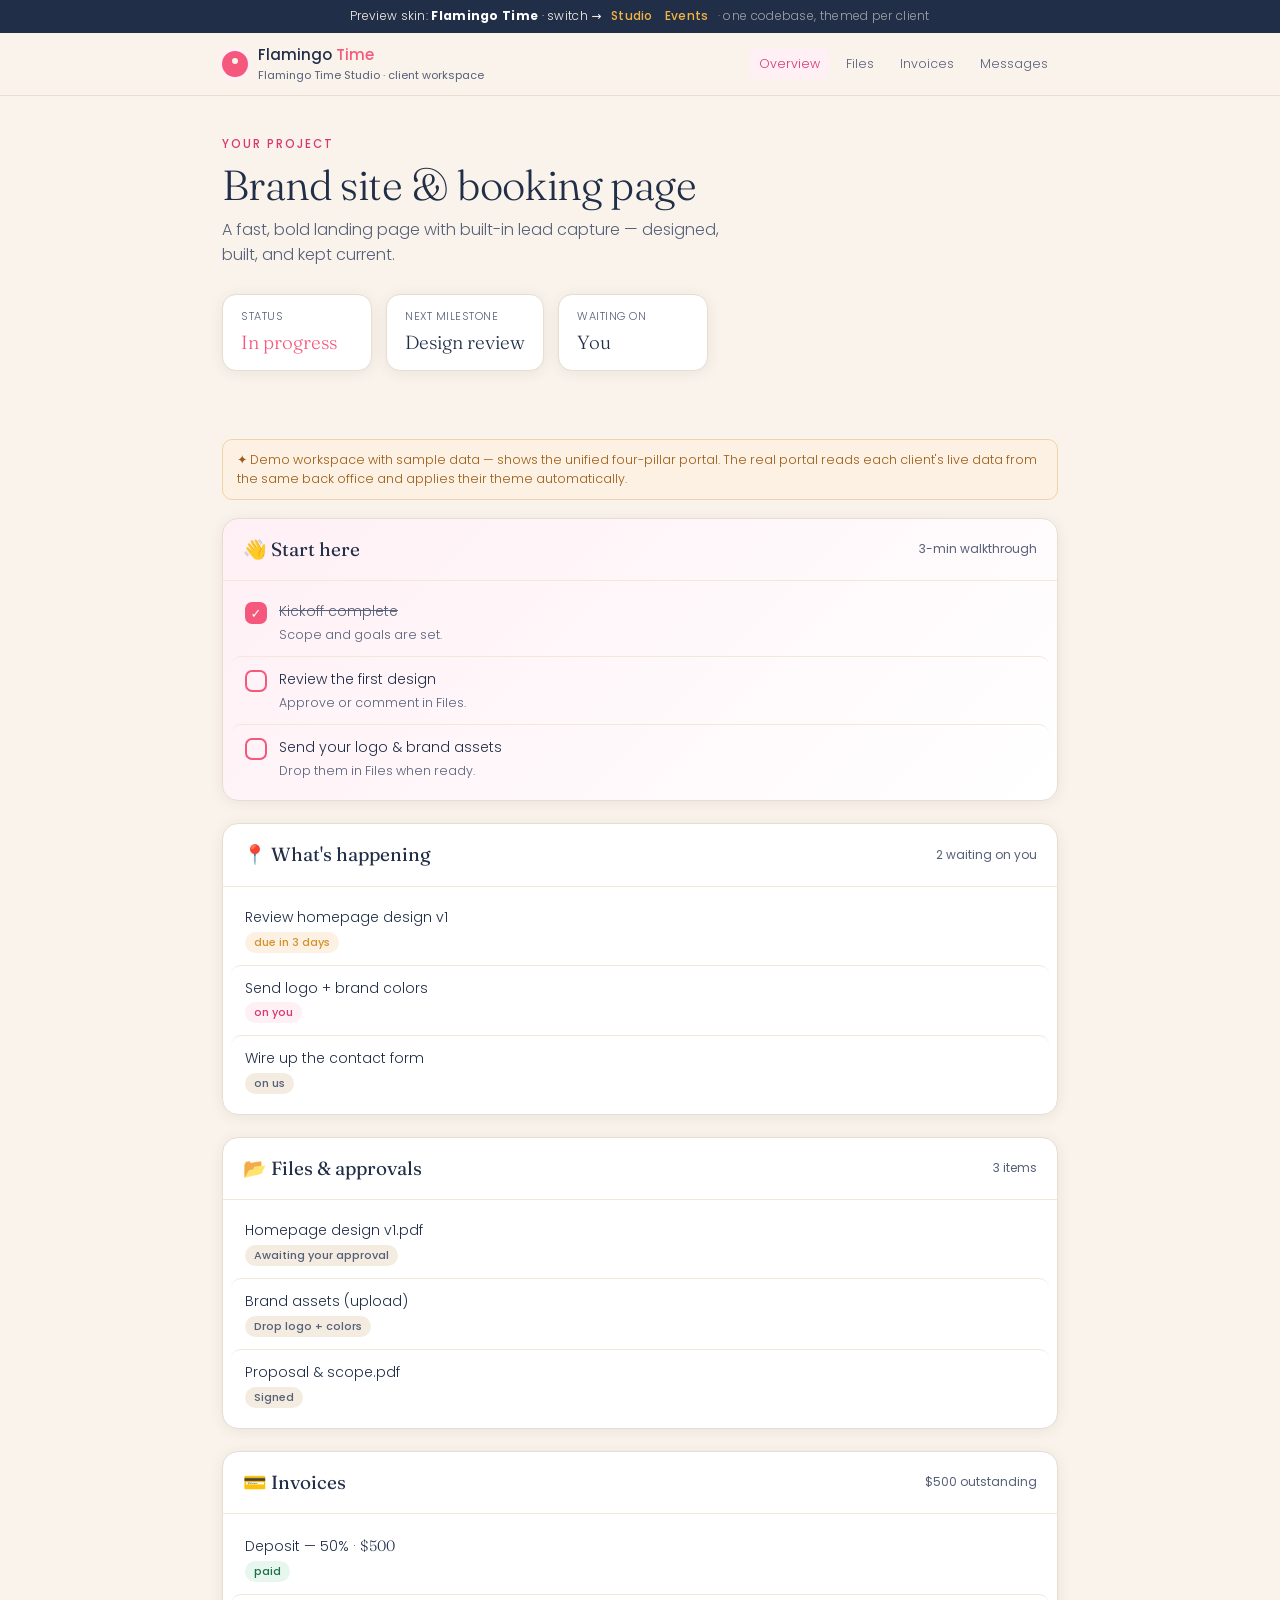
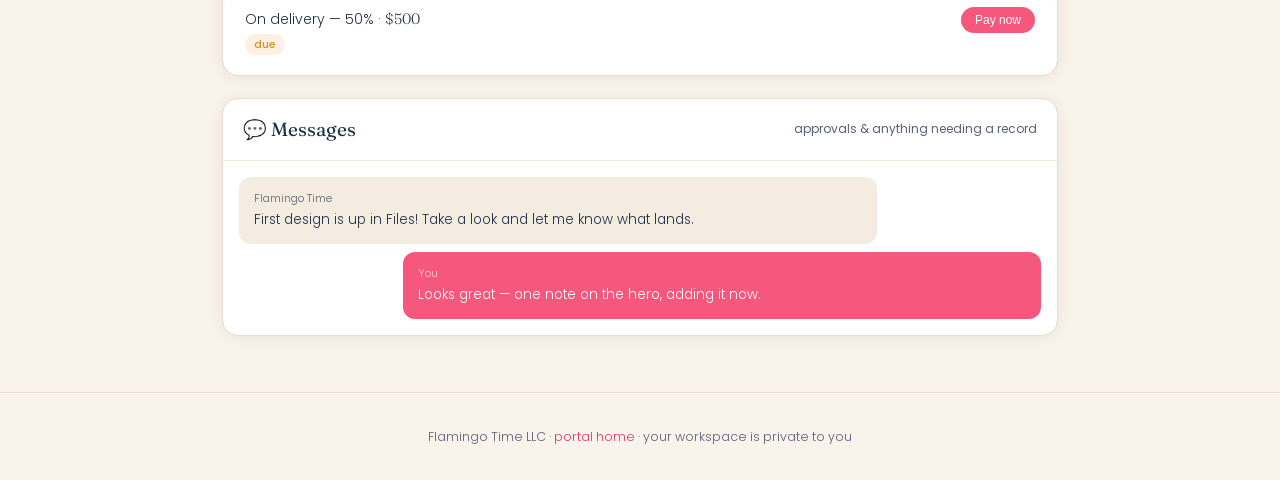
<file: portal/workspace/index.html>
<!DOCTYPE html>
<html lang="en">
<head>
<meta charset="utf-8">
<meta name="viewport" content="width=device-width, initial-scale=1">
<meta name="robots" content="noindex,nofollow">
<title>Workspace — Flamingo Time</title>
<link rel="icon" href="/assets/icons/favicon-32x32.png" sizes="32x32">
<link href="https://fonts.googleapis.com/css2?family=Poppins:wght@300;400;500;600&family=Fraunces:opsz,wght@9..144,300;9..144,400;9..144,500&display=swap" rel="stylesheet">
<link rel="stylesheet" href="/portal/_shared/themes.css">
<style>
  *{box-sizing:border-box;margin:0;padding:0}
  body{font-family:var(--t-sans);font-weight:300;background:var(--t-paper);color:var(--t-ink);-webkit-font-smoothing:antialiased;line-height:1.55}
  a{color:var(--t-accent-deep);text-decoration:none} a:hover{text-decoration:underline}
  .wrap{max-width:880px;margin:0 auto;padding:0 22px}

  /* theme switcher (demo only — real portal sets theme from the client record) */
  .demo-switch{background:var(--t-ink);color:var(--t-paper);font-size:12px;padding:7px 0;text-align:center;letter-spacing:.3px}
  .demo-switch a{color:var(--t-gold);font-weight:500;margin:0 6px}
  .demo-switch b{color:#fff}

  nav{background:color-mix(in srgb,var(--t-paper) 88%,transparent);backdrop-filter:blur(12px);border-bottom:1px solid var(--t-line);position:sticky;top:0;z-index:20}
  nav .wrap{display:flex;align-items:center;justify-content:space-between;height:62px;gap:12px;flex-wrap:wrap}
  .brand{display:flex;align-items:center;gap:10px;font-weight:500;font-size:15px}
  .brand .dot{width:26px;height:26px;border-radius:50%;background:var(--t-accent);position:relative;box-shadow:0 0 0 4px var(--t-accent-wash);flex:0 0 auto}
  .brand .dot::after{content:"";position:absolute;width:6px;height:6px;border-radius:50%;background:var(--t-paper);top:7px;left:10px}
  .brand .sb{font-size:11px;color:var(--t-ink-soft);font-weight:400}
  .navlinks{display:flex;gap:6px;flex-wrap:wrap}
  .navlinks a{font-size:12.5px;color:var(--t-ink-soft);padding:6px 10px;border-radius:8px}
  .navlinks a:hover,.navlinks a.on{background:var(--t-accent-wash);color:var(--t-accent-deep);text-decoration:none}

  header.dash{padding:40px 0 8px}
  .eyebrow{font-size:11.5px;letter-spacing:2px;text-transform:uppercase;color:var(--t-accent-deep);font-weight:500;margin-bottom:10px}
  h1{font-family:var(--t-serif);font-weight:300;font-size:clamp(28px,5vw,42px);letter-spacing:-.6px;line-height:1.06}
  .lede{color:var(--t-ink-soft);font-size:16px;margin-top:10px;max-width:520px}

  .statusband{display:flex;gap:14px;flex-wrap:wrap;margin:26px 0 8px}
  .sb-item{background:var(--t-card);border:1px solid var(--t-line);border-radius:14px;padding:13px 18px;box-shadow:var(--t-shadow);min-width:150px}
  .sb-item .l{font-size:11px;letter-spacing:.5px;text-transform:uppercase;color:var(--t-ink-soft)}
  .sb-item .v{font-family:var(--t-serif);font-size:19px;margin-top:3px}
  .sb-item .v.accent{color:var(--t-accent)}

  section.pad{padding:34px 0}
  .card{background:var(--t-card);border:1px solid var(--t-line);border-radius:var(--t-radius);box-shadow:var(--t-shadow);overflow:hidden;margin-bottom:22px}
  .card>h2{font-family:var(--t-serif);font-weight:400;font-size:19px;padding:16px 20px;border-bottom:1px solid var(--t-line-soft);display:flex;align-items:center;justify-content:space-between;gap:8px}
  .card>h2 .meta{font-size:12px;color:var(--t-ink-soft);font-family:var(--t-sans);font-weight:400}
  .card .body{padding:8px}

  /* start-here checklist (research's highest-impact element) */
  .starthere{background:linear-gradient(135deg,var(--t-accent-wash),var(--t-card));border:1px solid var(--t-line)}
  .check{display:flex;align-items:flex-start;gap:12px;padding:12px 14px;border-radius:10px}
  .check+.check{border-top:1px solid var(--t-line-soft)}
  .check .box{width:22px;height:22px;border-radius:7px;border:2px solid var(--t-accent);display:grid;place-items:center;font-size:13px;color:var(--t-accent);flex:0 0 auto;margin-top:1px}
  .check.done .box{background:var(--t-accent);color:#fff}
  .check.done .t{color:var(--t-ink-soft);text-decoration:line-through}
  .check .t{font-size:14px} .check .d{font-size:12.5px;color:var(--t-ink-soft);margin-top:2px}

  .row{display:flex;align-items:flex-start;gap:11px;padding:12px 14px;border-radius:10px}
  .row+.row{border-top:1px solid var(--t-line-soft)}
  .row .main{flex:1;min-width:0}
  .row .t{font-size:14px}
  .row .m{font-size:11.5px;color:var(--t-ink-soft);margin-top:3px;display:flex;gap:7px;flex-wrap:wrap;align-items:center}
  .pill{font-size:11px;font-weight:500;padding:2px 9px;border-radius:999px}
  .pill.you{background:var(--t-accent-wash);color:var(--t-accent-deep)}
  .pill.us{background:var(--t-chip);color:var(--t-ink-soft)}
  .pill.done{background:var(--t-ok-wash);color:#1d6f4a}
  .pill.due{background:var(--t-warn-wash);color:var(--t-warn)}
  .pill.over{background:var(--t-alert-wash);color:var(--t-alert)}
  .amt{font-family:var(--t-serif);font-size:15px}
  .btn-pay{background:var(--t-accent);color:#fff;font-size:12px;font-weight:500;padding:6px 14px;border-radius:999px;border:none;cursor:pointer}
  .btn-pay:hover{background:var(--t-accent-deep)}

  .msg{padding:13px 15px;border-radius:12px;margin:8px;max-width:78%}
  .msg.them{background:var(--t-chip);color:var(--t-ink)}
  .msg.you{background:var(--t-accent);color:#fff;margin-left:auto}
  .msg .who{font-size:11px;opacity:.7;margin-bottom:3px}
  .msg .tx{font-size:13.5px}

  footer{padding:34px 0;border-top:1px solid var(--t-line);text-align:center;font-size:12.5px;color:var(--t-ink-soft)}
  .demo-note{background:var(--t-warn-wash);border:1px solid #f0d3a8;color:#9a5b16;font-size:12.5px;padding:10px 14px;border-radius:10px;margin:18px 0}
</style>
</head>
<body>

<div class="demo-switch">
  Preview skin: <b id="themeName">Flamingo Time</b> · switch →
  <a href="?theme=studio">Studio</a><a href="?theme=events">Events</a>
  <span style="opacity:.6">· one codebase, themed per client</span>
</div>

<nav>
  <div class="wrap">
    <div class="brand"><span class="dot"></span> <div>Flamingo <span style="color:var(--t-accent)">Time</span><div class="sb" id="subbrand">Client workspace</div></div></div>
    <div class="navlinks">
      <a class="on" href="#top">Overview</a>
      <a href="#files">Files</a>
      <a href="#money">Invoices</a>
      <a href="#messages">Messages</a>
    </div>
  </div>
</nav>

<header class="dash" id="top">
  <div class="wrap">
    <div class="eyebrow" id="kicker">Your project</div>
    <h1 id="projTitle">Brand site &amp; booking page</h1>
    <p class="lede" id="projLede">A fast, bold landing page with built-in lead capture — designed, built, and kept current.</p>
    <div class="statusband">
      <div class="sb-item"><div class="l">Status</div><div class="v accent" id="stStatus">In progress</div></div>
      <div class="sb-item"><div class="l">Next milestone</div><div class="v" id="stNext">Design review</div></div>
      <div class="sb-item"><div class="l">Waiting on</div><div class="v" id="stWaiting">You</div></div>
    </div>
  </div>
</header>

<section class="pad">
  <div class="wrap">

    <div class="demo-note">✦ Demo workspace with sample data — shows the unified four-pillar portal. The real portal reads each client's live data from the same back office and applies their theme automatically.</div>

    <!-- START HERE -->
    <div class="card starthere">
      <h2>👋 Start here <span class="meta">3-min walkthrough</span></h2>
      <div class="body" id="startHere"></div>
    </div>

    <!-- STATUS / TASKS -->
    <div class="card" id="status">
      <h2>📍 What's happening <span class="meta" id="taskMeta">—</span></h2>
      <div class="body" id="taskList"></div>
    </div>

    <!-- FILES -->
    <div class="card" id="files">
      <h2>📂 Files &amp; approvals <span class="meta" id="fileMeta">—</span></h2>
      <div class="body" id="fileList"></div>
    </div>

    <!-- MONEY -->
    <div class="card" id="money">
      <h2>💳 Invoices <span class="meta" id="invMeta">—</span></h2>
      <div class="body" id="invList"></div>
    </div>

    <!-- MESSAGES -->
    <div class="card" id="messages">
      <h2>💬 Messages <span class="meta">approvals &amp; anything needing a record</span></h2>
      <div class="body" id="msgList"></div>
    </div>

  </div>
</section>

<footer>
  <div class="wrap">Flamingo Time LLC · <a href="/portal/">portal home</a> · your workspace is private to you</div>
</footer>

<script>
/* ---- theme (demo: from ?theme=; real portal: from the client record) ---- */
const params=new URLSearchParams(location.search);
const theme=params.get("theme")||"studio";
if(theme!=="studio") document.documentElement.setAttribute("data-theme",theme);
const isEvents = theme==="events";

/* ---- demo content, skinned per theme ---- */
const DATA = isEvents ? {
  subbrand:"DIY DJ Party · event workspace", kicker:"Your event",
  title:"Sarah & Mike's Wedding", lede:"Saturday reception at the Gramercy Mansion — music, requests, and run-of-show, handled end to end.",
  status:"Confirmed", next:"Song list due", waiting:"You",
  start:[
    {done:true,t:"Event confirmed & deposit received",d:"You're locked in for the date."},
    {done:false,t:"Build your must-play & do-not-play list",d:"Drop songs anytime — link in Files."},
    {done:false,t:"Share your timeline",d:"Ceremony, first dance, last call — so the night flows."},
  ],
  tasks:[
    {t:"Submit must-play songs",who:"you",pill:"due",pd:"due in 9 days"},
    {t:"Confirm reception start time",who:"you",pill:"you",pd:""},
    {t:"Lock the run-of-show",who:"us",pill:"us",pd:"we'll draft it"},
  ],
  files:[{t:"Song request link (live)",d:"Add requests anytime"},{t:"Reception timeline template",d:"Fill & return"},{t:"Signed agreement",d:"PDF"}],
  invoices:[{n:"Deposit",amt:300,paid:true},{n:"Balance — due day-of",amt:900,paid:false}],
  msgs:[{who:"DIY DJ Party",them:true,tx:"Hi Sarah! Excited for the big day. Drop your must-plays whenever — no rush."},{who:"You",them:false,tx:"Thank you! Adding songs this weekend 🎶"}],
} : {
  subbrand:"Flamingo Time Studio · client workspace", kicker:"Your project",
  title:"Brand site & booking page", lede:"A fast, bold landing page with built-in lead capture — designed, built, and kept current.",
  status:"In progress", next:"Design review", waiting:"You",
  start:[
    {done:true,t:"Kickoff complete",d:"Scope and goals are set."},
    {done:false,t:"Review the first design",d:"Approve or comment in Files."},
    {done:false,t:"Send your logo & brand assets",d:"Drop them in Files when ready."},
  ],
  tasks:[
    {t:"Review homepage design v1",who:"you",pill:"due",pd:"due in 3 days"},
    {t:"Send logo + brand colors",who:"you",pill:"you",pd:""},
    {t:"Wire up the contact form",who:"us",pill:"us",pd:"in progress"},
  ],
  files:[{t:"Homepage design v1.pdf",d:"Awaiting your approval"},{t:"Brand assets (upload)",d:"Drop logo + colors"},{t:"Proposal & scope.pdf",d:"Signed"}],
  invoices:[{n:"Deposit — 50%",amt:500,paid:true},{n:"On delivery — 50%",amt:500,paid:false}],
  msgs:[{who:"Flamingo Time",them:true,tx:"First design is up in Files! Take a look and let me know what lands."},{who:"You",them:false,tx:"Looks great — one note on the hero, adding it now."}],
};

const esc=s=>(s==null?"":String(s)).replace(/[&<>"]/g,c=>({"&":"&amp;","<":"&lt;",">":"&gt;",'"':"&quot;"}[c]));

/* ============================================================================
   LIVE DATA — when ?slug=<client> is present, read the real workspace from the
   (CORS-enabled) back office and map it into the same render shape. Theme comes
   from the client record. No slug → the themed demo above. Auth is the client's
   own portal cookie (credentials:include); if not signed in, the back office
   redirects/401s and we keep the demo so the page never looks broken.
   ============================================================================ */
const BACKOFFICE="https://yongtaing.com";
const slug=params.get("slug");

async function loadLive(slug){
  const opt={credentials:"include",cache:"no-store"};
  // portal-check returns role + the portal metadata (display_name, status, theme, notes…)
  const chk=await fetch(`${BACKOFFICE}/api/portal-check?slug=${encodeURIComponent(slug)}`,opt);
  if(!chk.ok) throw new Error("not authorized");
  const meta=(await chk.json()).portal||{};
  const [tk,iv,fl] = await Promise.allSettled([
    fetch(`${BACKOFFICE}/api/portal-tasks?slug=${encodeURIComponent(slug)}`,opt).then(r=>r.json()),
    fetch(`${BACKOFFICE}/api/portal-invoices?slug=${encodeURIComponent(slug)}`,opt).then(r=>r.json()),
    fetch(`${BACKOFFICE}/api/portal-files?slug=${encodeURIComponent(slug)}`,opt).then(r=>r.json()),
  ]);
  const tasks=(tk.status==="fulfilled"&&tk.value.tasks)||[];
  const invoices=(iv.status==="fulfilled"&&iv.value.invoices)||[];
  const files=(fl.status==="fulfilled"&&(fl.value.files||fl.value.items))||[];
  // theme from the record
  const theme=meta.theme||"studio";
  if(theme!=="studio") document.documentElement.setAttribute("data-theme",theme);
  // map into render shape
  return {
    subbrand:(theme==="events"?"DIY DJ Party":"Flamingo Time Studio")+" · client workspace",
    kicker: theme==="events"?"Your event":"Your project",
    title: meta.display_name||slug,
    lede: meta.lede||(meta.notes||"").split("\n")[0]||"Your workspace.",
    status: meta.status==="active"?"In progress":(meta.status||"—"),
    next: (meta.notes||"").split("\n")[0]||"—",
    waiting: tasks.some(t=>t.owner!=="yong"&&!t.done&&!t.response_text)?"You":"Us",
    start: [], // Start-Here is portal-config; omitted on live until seeded
    tasks: tasks.filter(t=>!t.done).slice(0,8).map(t=>({
      t:t.title, who:t.owner==="yong"?"us":"you",
      pill: t.due_date && new Date(t.due_date) < Date.now() ? "due" : (t.owner==="yong"?"us":"you"),
      pd: t.due_date ? ("due "+new Date(t.due_date).toLocaleDateString([], {month:"short",day:"numeric"})) : "",
    })),
    files: files.slice(0,8).map(f=>({t:f.name||f.title||"File", d:f.note||f.kind||"file"})),
    invoices: invoices.filter(v=>v.status!=="void").map(v=>({
      n:v.invoice_number||"Invoice", amt:Number(v.total)||0,
      paid:(Number(v.paid_amount)||0)>=(Number(v.total)||0),
    })),
    msgs: [{who:"Flamingo Time",them:true,tx:"Your live messages appear here. Open the full Messages view for the thread."}],
  };
}

let RENDER = DATA;  // default to demo
(async()=>{
  if(slug){
    try{ RENDER = await loadLive(slug); }
    catch(e){ RENDER = DATA; document.querySelector(".demo-note").innerHTML = "✦ Showing a sample — sign in to your workspace link to see your live project."; }
  }
  paint(RENDER);
})();

function paint(DATA){
document.getElementById("themeName").textContent = (document.documentElement.getAttribute("data-theme")==="events")?"DIY DJ Party":"Flamingo Time";
document.getElementById("subbrand").textContent = DATA.subbrand;
document.getElementById("kicker").textContent = DATA.kicker;
document.getElementById("projTitle").textContent = DATA.title;
document.getElementById("projLede").textContent = DATA.lede;
document.getElementById("stStatus").textContent = DATA.status;
document.getElementById("stNext").textContent = DATA.next;
document.getElementById("stWaiting").textContent = DATA.waiting;

document.getElementById("startHere").innerHTML = (DATA.start&&DATA.start.length) ? DATA.start.map(c=>`<div class="check ${c.done?'done':''}"><div class="box">${c.done?'✓':''}</div><div><div class="t">${esc(c.t)}</div><div class="d">${esc(c.d)}</div></div></div>`).join("") : `<div class="check"><div class="box"></div><div><div class="t">Welcome — your workspace is set up</div><div class="d">Check your tasks below for anything waiting on you.</div></div></div>`;

const openTasks=DATA.tasks.filter(t=>t.who==="you").length;
document.getElementById("taskMeta").textContent = openTasks+" waiting on you";
document.getElementById("taskList").innerHTML = DATA.tasks.map(t=>{
  const pill = t.pill==="due"?`<span class="pill due">${esc(t.pd)}</span>`:t.who==="us"?'<span class="pill us">on us</span>':'<span class="pill you">on you</span>';
  return `<div class="row"><div class="main"><div class="t">${esc(t.t)}</div><div class="m">${pill}</div></div></div>`;
}).join("");

document.getElementById("fileMeta").textContent = DATA.files.length+" items";
document.getElementById("fileList").innerHTML = DATA.files.map(f=>`<div class="row"><div class="main"><div class="t">${esc(f.t)}</div><div class="m"><span class="pill us">${esc(f.d)}</span></div></div></div>`).join("");

const owed=DATA.invoices.filter(i=>!i.paid).reduce((s,i)=>s+i.amt,0);
document.getElementById("invMeta").textContent = owed?("$"+owed+" outstanding"):"Paid in full";
document.getElementById("invList").innerHTML = DATA.invoices.map(i=>`<div class="row"><div class="main"><div class="t">${esc(i.n)} · <span class="amt">$${i.amt}</span></div><div class="m">${i.paid?'<span class="pill done">paid</span>':'<span class="pill due">due</span>'}</div></div>${i.paid?'':'<button class="btn-pay">Pay now</button>'}</div>`).join("");

document.getElementById("msgList").innerHTML = DATA.msgs.map(m=>`<div class="msg ${m.them?'them':'you'}"><div class="who">${esc(m.who)}</div><div class="tx">${esc(m.tx)}</div></div>`).join("");
} /* end paint() */
</script>
</body>
</html>
</file>
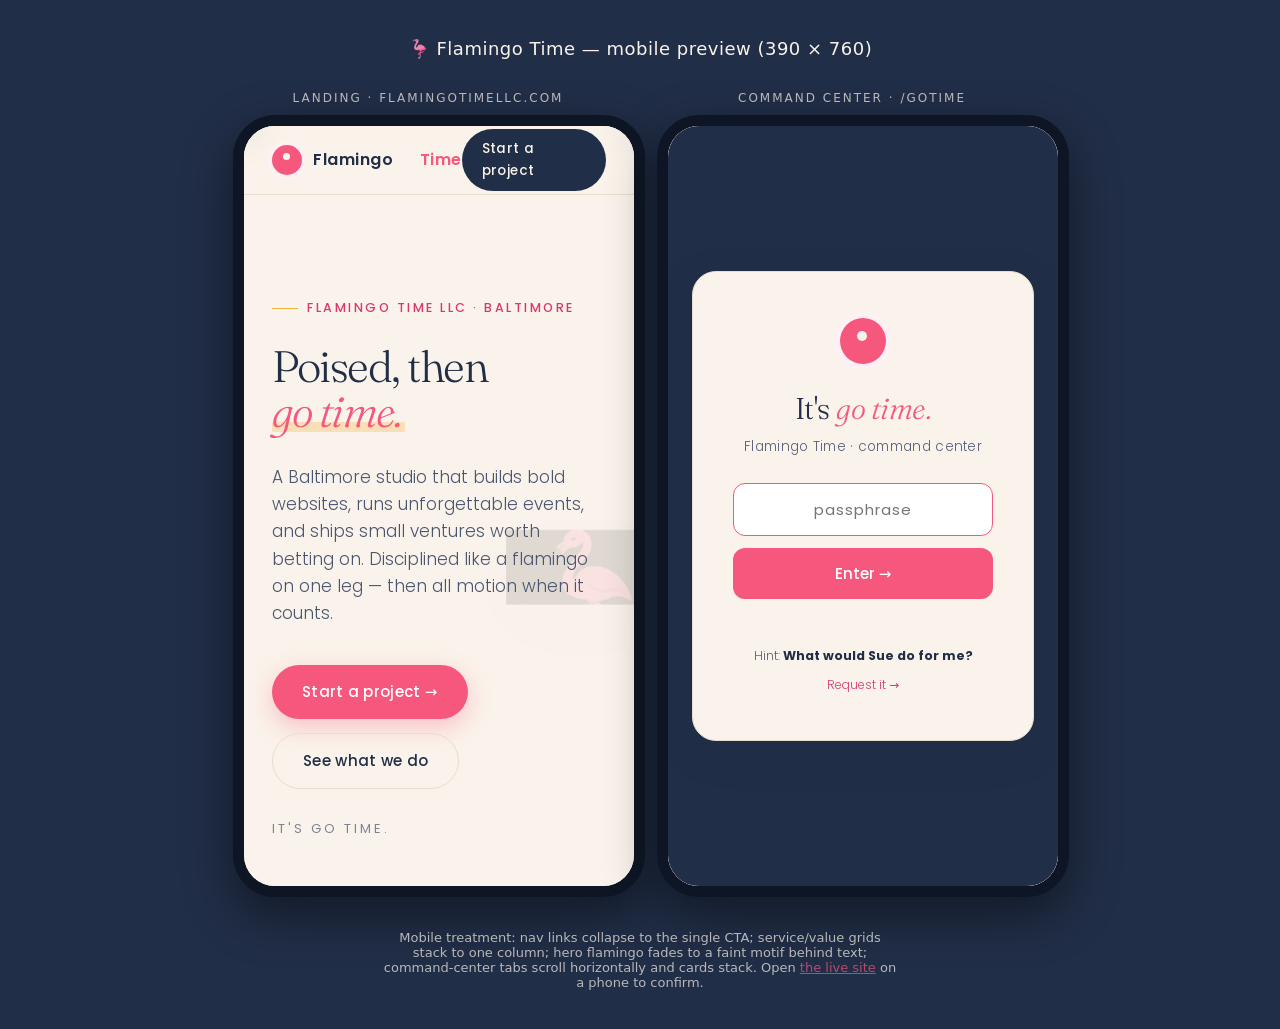
<file: mobile-preview.html>
<!DOCTYPE html>
<html lang="en">
<head>
<meta charset="utf-8">
<meta name="viewport" content="width=device-width, initial-scale=1">
<title>Flamingo Time — mobile preview</title>
<style>
  body{margin:0;background:#212e47;color:#faf3eb;font-family:'Poppins',system-ui,sans-serif;display:flex;flex-direction:column;align-items:center;padding:26px 16px;gap:20px}
  h1{font-size:18px;font-weight:500;letter-spacing:.5px}
  .row{display:flex;gap:34px;flex-wrap:wrap;justify-content:center}
  .phone{width:390px;max-width:92vw}
  .phone .label{text-align:center;font-size:12px;letter-spacing:2px;text-transform:uppercase;opacity:.7;margin-bottom:10px}
  .frame{width:390px;max-width:92vw;height:760px;border:11px solid #0e1626;border-radius:42px;overflow:hidden;box-shadow:0 18px 50px rgba(0,0,0,.45);background:#faf3eb}
  iframe{width:100%;height:100%;border:0}
  a{color:#f6587d}
</style>
</head>
<body>
  <h1>🦩 Flamingo Time — mobile preview (390 × 760)</h1>
  <div class="row">
    <div class="phone">
      <div class="label">Landing · flamingotimellc.com</div>
      <div class="frame"><iframe src="/index.html" title="landing mobile"></iframe></div>
    </div>
    <div class="phone">
      <div class="label">Command center · /gotime</div>
      <div class="frame"><iframe src="/gotime/index.html" title="gotime mobile"></iframe></div>
    </div>
  </div>
  <p style="font-size:13px;opacity:.7;max-width:520px;text-align:center">Mobile treatment: nav links collapse to the single CTA; service/value grids stack to one column; hero flamingo fades to a faint motif behind text; command-center tabs scroll horizontally and cards stack. Open <a href="/">the live site</a> on a phone to confirm.</p>
</body>
</html>
</file>
<file: portal/_shared/themes.css>
/* ============================================================================
   Flamingo Time — unified portal theme system
   ----------------------------------------------------------------------------
   ONE portal, branded faces. The portal app sets data-theme on <html> per the
   client's sub-brand (from portals.theme / dj_clients.theme). Every surface
   styles against these tokens, so a theme switch re-skins the whole portal
   without a separate codebase.

   Themes:
     (default)        Flamingo Time — Go-Time Modernism (coral/navy/gold/cream)
     data-theme="events"   DIY DJ Party — warmer, nightlife energy
     data-theme="studio"   Web/brand work — same as default, explicit
   Each token has a LITERAL fallback so popped-out / theme-less renders never break.
   ============================================================================ */

:root{
  color-scheme: light;
  /* Flamingo Time default (Go-Time Modernism) */
  --t-accent:#f6587d;        /* flamingo */
  --t-accent-deep:#d9376e;   /* deep rose */
  --t-accent-wash:#fff0f5;
  --t-gold:#f2b441;
  --t-ink:#212e47;
  --t-ink-soft:#566079;
  --t-paper:#faf3eb;         /* warm cream */
  --t-card:#ffffff;
  --t-line:#e8ddcf;
  --t-line-soft:#f1e8da;
  --t-chip:#f4ece0;
  --t-ok:#1d9d6f; --t-ok-wash:#e7f7ef;
  --t-warn:#d4922a; --t-warn-wash:#fdf1e3;
  --t-alert:#d23a3a; --t-alert-wash:#fdecec;
  --t-shadow:0 2px 14px rgba(33,46,71,.08);
  --t-shadow-lg:0 12px 40px rgba(33,46,71,.14);
  --t-radius:16px; --t-radius-sm:10px;
  --t-sans:'Poppins',ui-rounded,'Segoe UI',system-ui,sans-serif;
  --t-serif:'Fraunces',Georgia,serif;
  --t-hero:linear-gradient(135deg,#fff0f5 0%,#faf3eb 60%);
  --t-name:"Flamingo Time";
}

/* ---- Events skin (DIY DJ Party) ------------------------------------------ */
html[data-theme="events"]{
  --t-accent:#ff4d8d;        /* hotter pink */
  --t-accent-deep:#c01f63;
  --t-accent-wash:#ffe9f2;
  --t-gold:#ffc24b;
  --t-ink:#1a1430;           /* deep night plum */
  --t-ink-soft:#5b5274;
  --t-paper:#fbf6fb;
  --t-card:#ffffff;
  --t-line:#ecdcec;
  --t-line-soft:#f5ebf5;
  --t-chip:#f4e9f4;
  --t-hero:linear-gradient(135deg,#ffe9f2 0%,#f3e9fb 55%,#fbf6fb 100%);
  --t-name:"DIY DJ Party";
}

/* ---- Studio skin (web/brand) — explicit alias of default ----------------- */
html[data-theme="studio"]{ --t-name:"Flamingo Time Studio"; }
</file>
